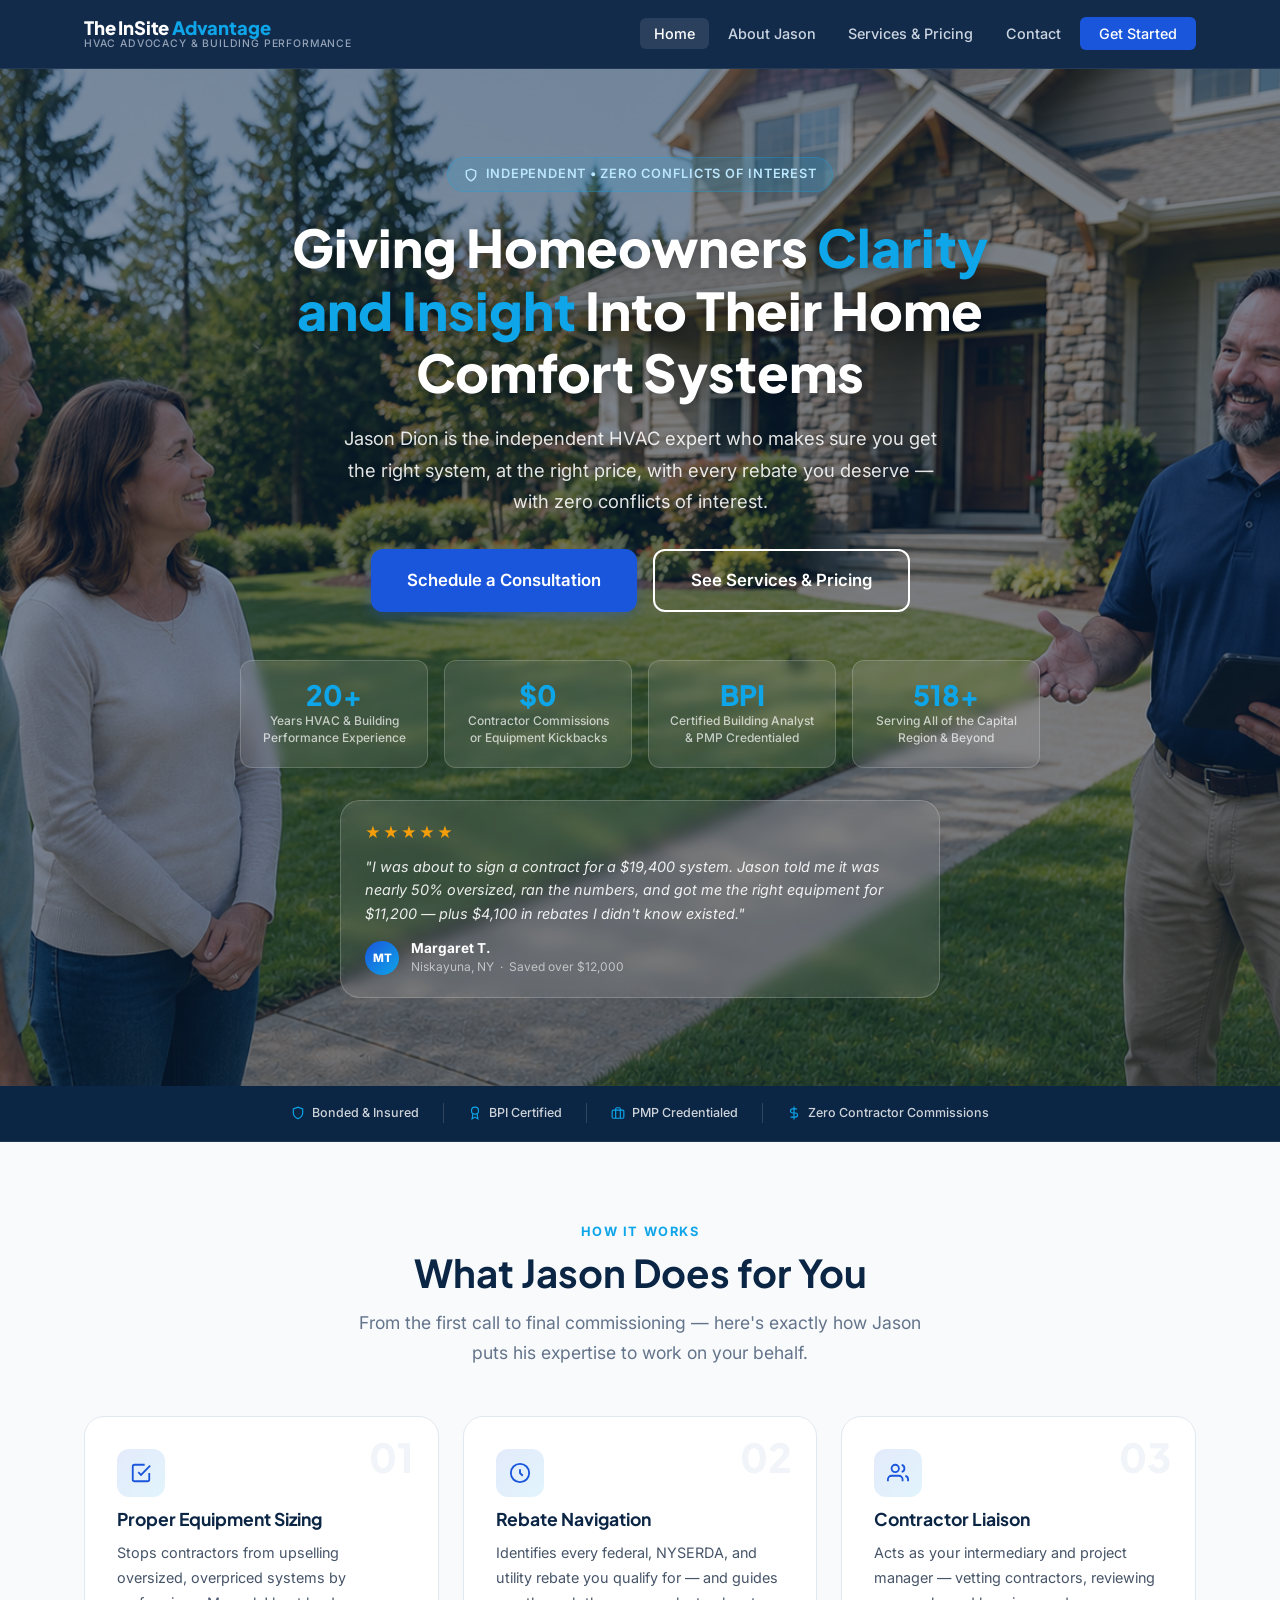
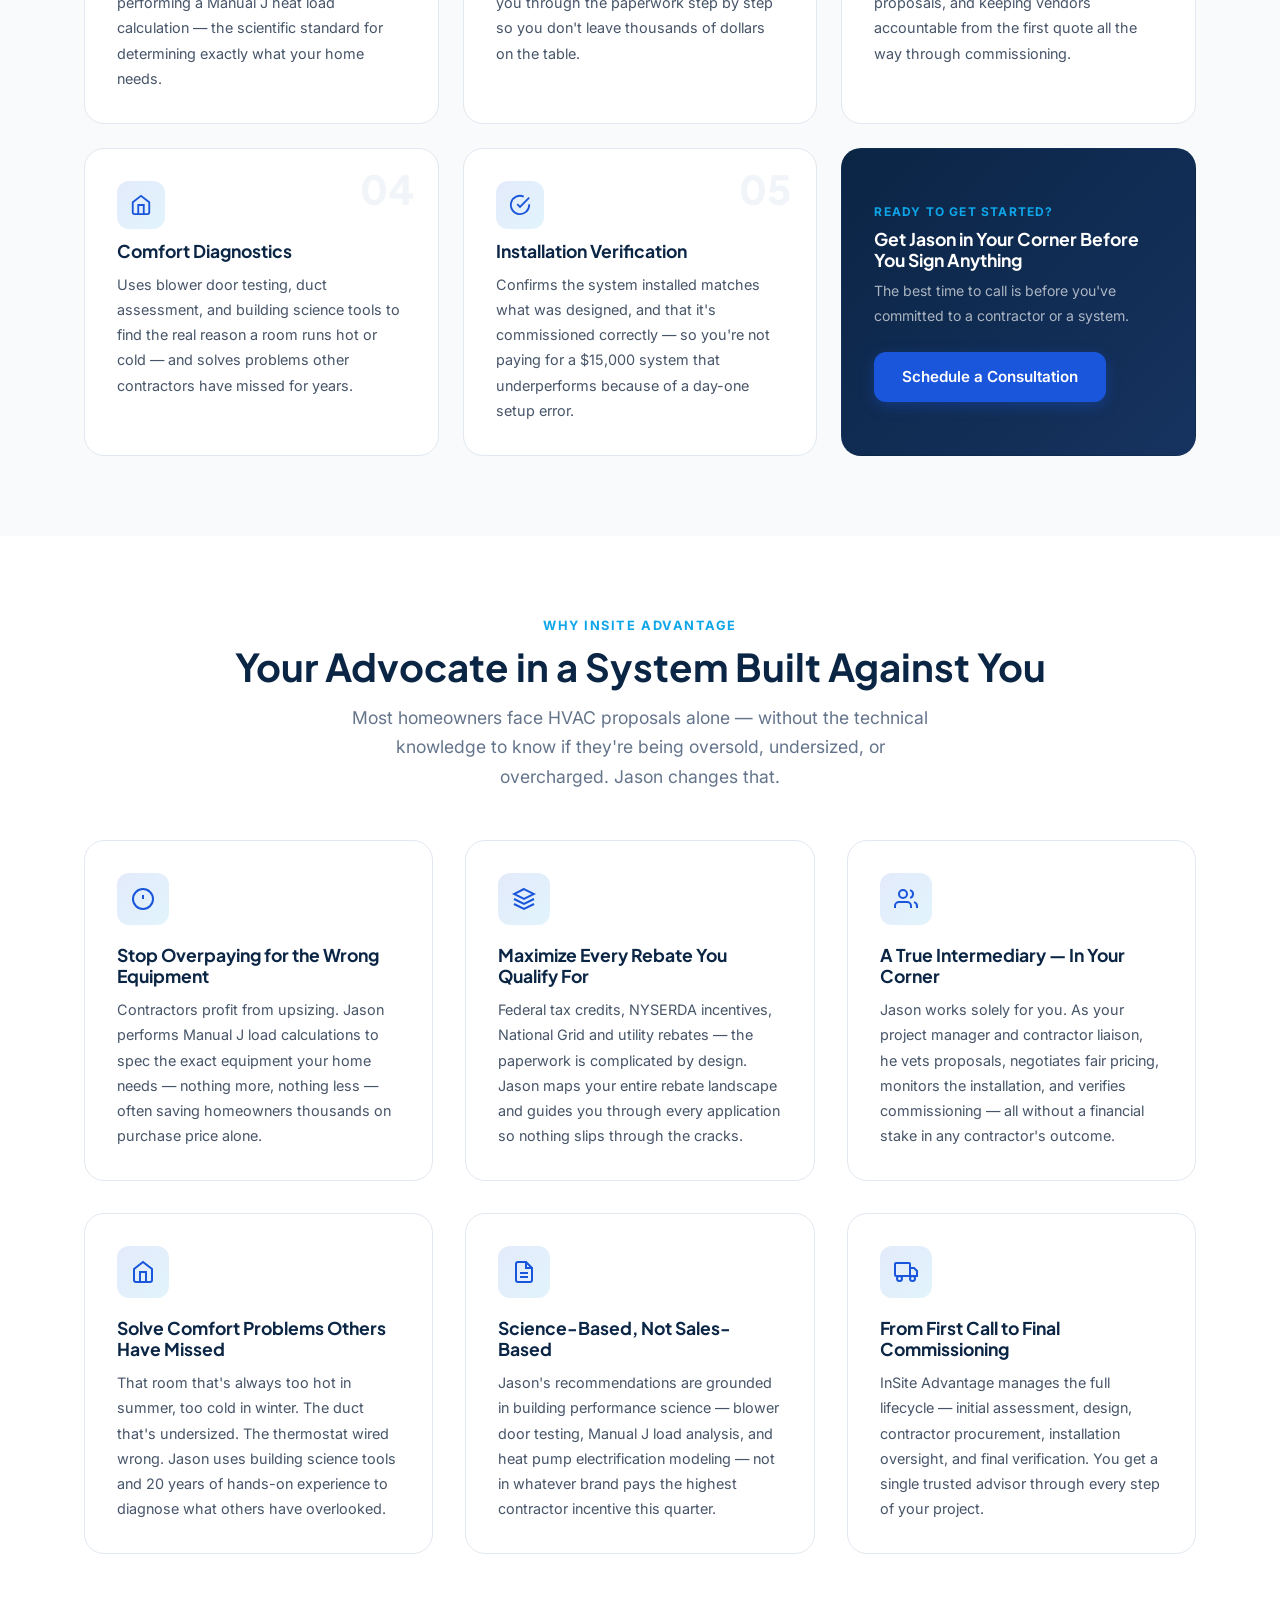
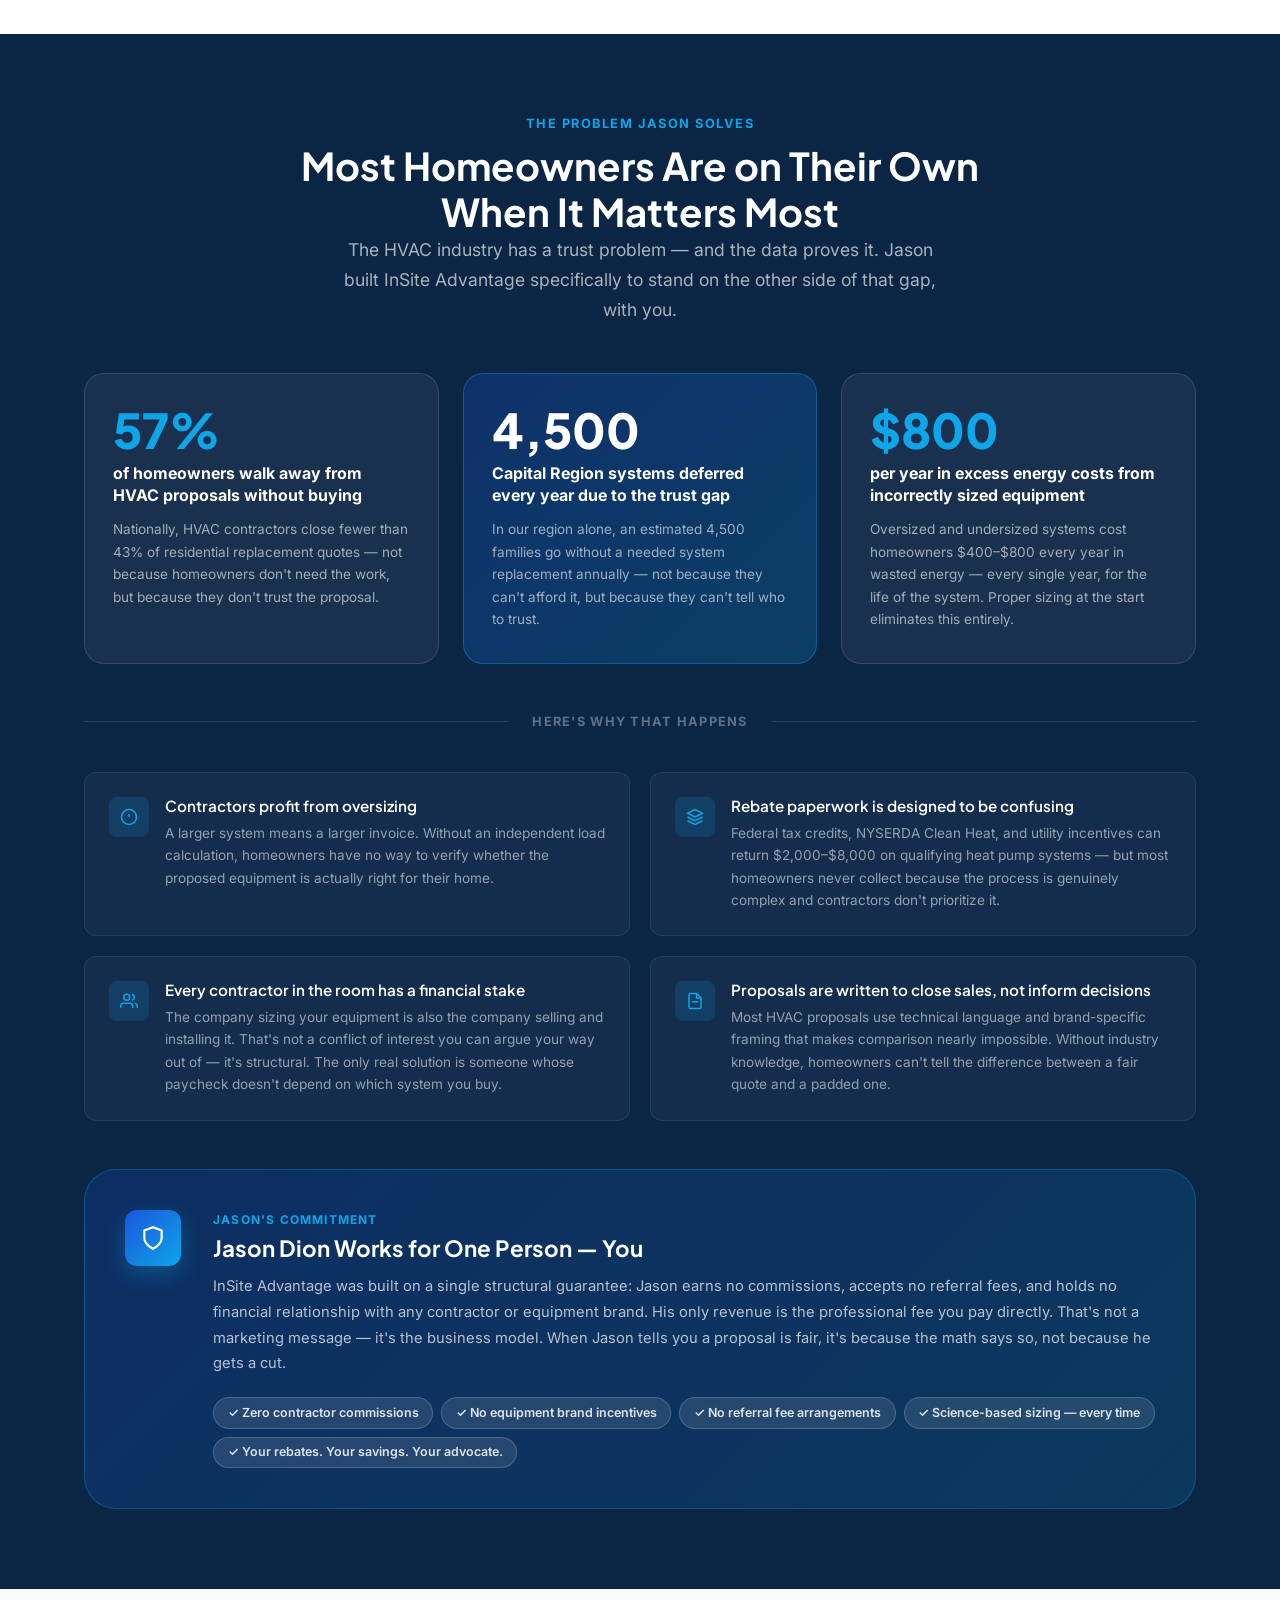
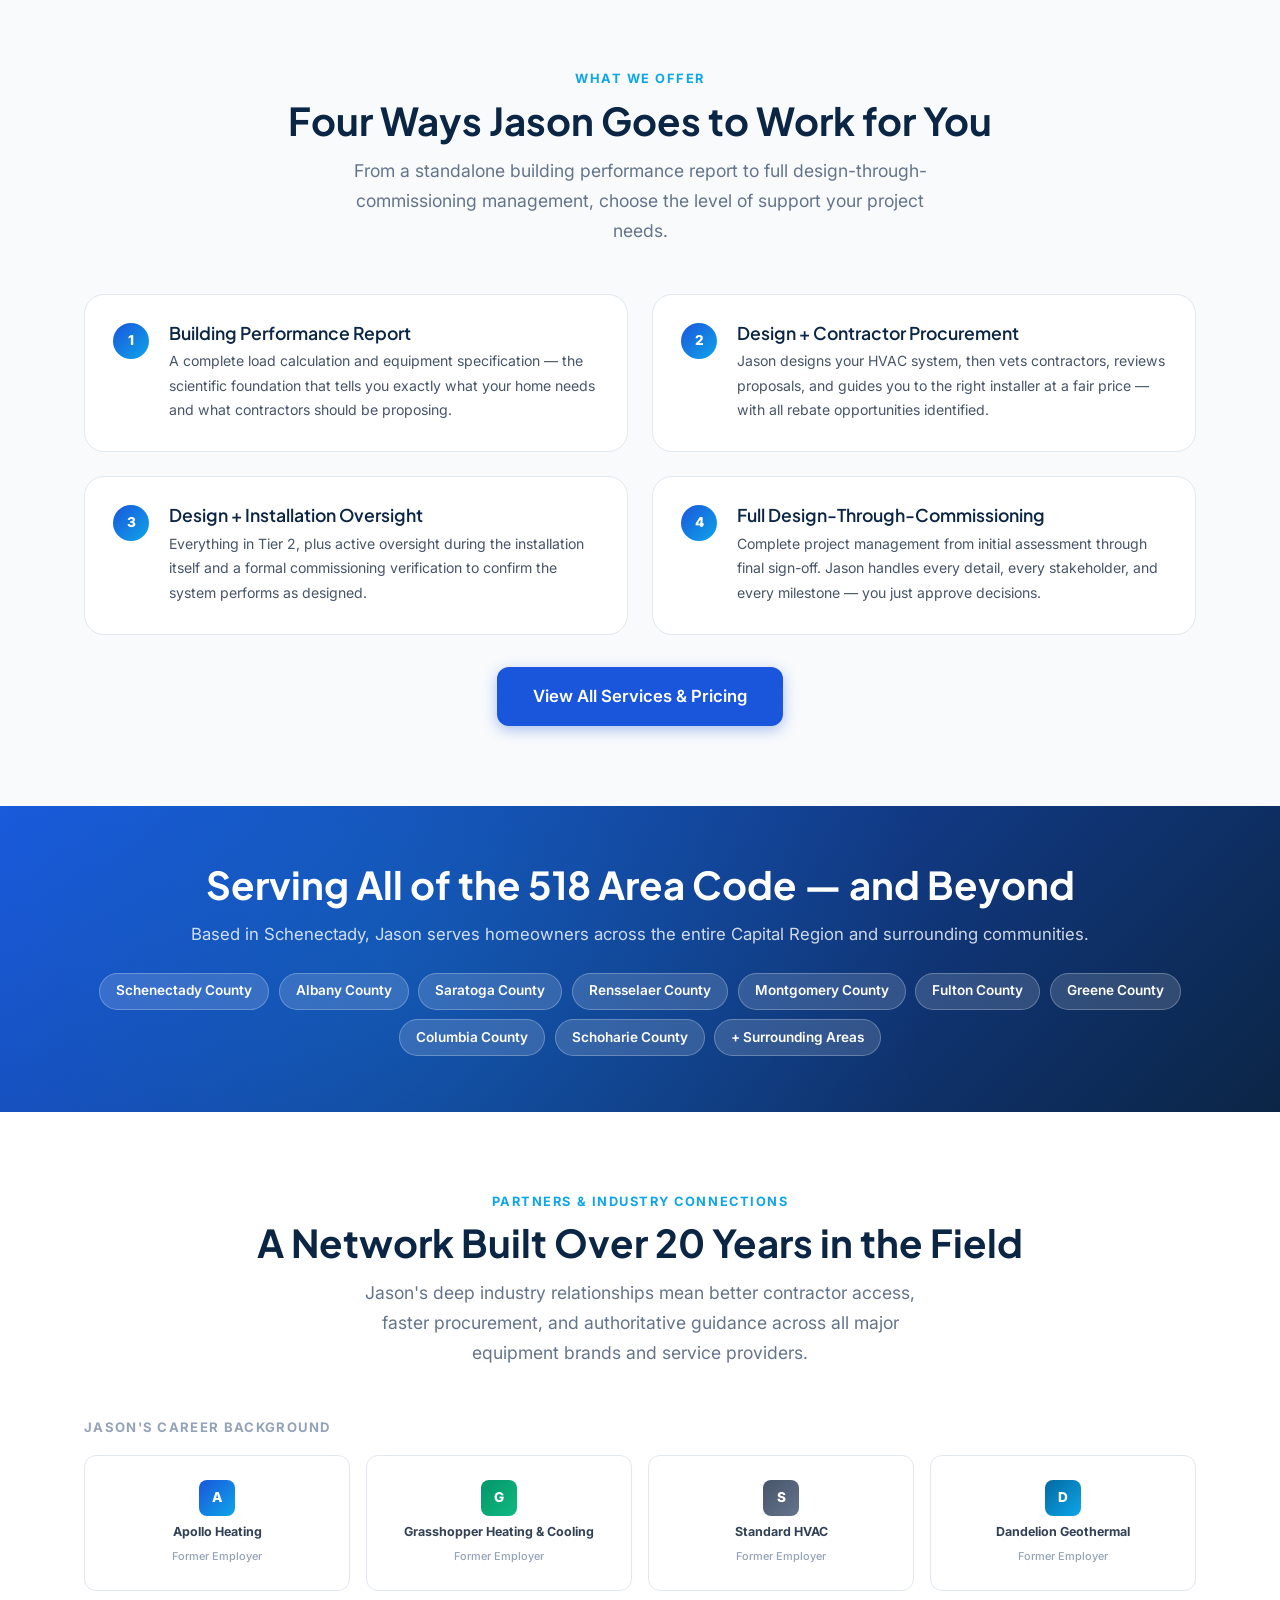
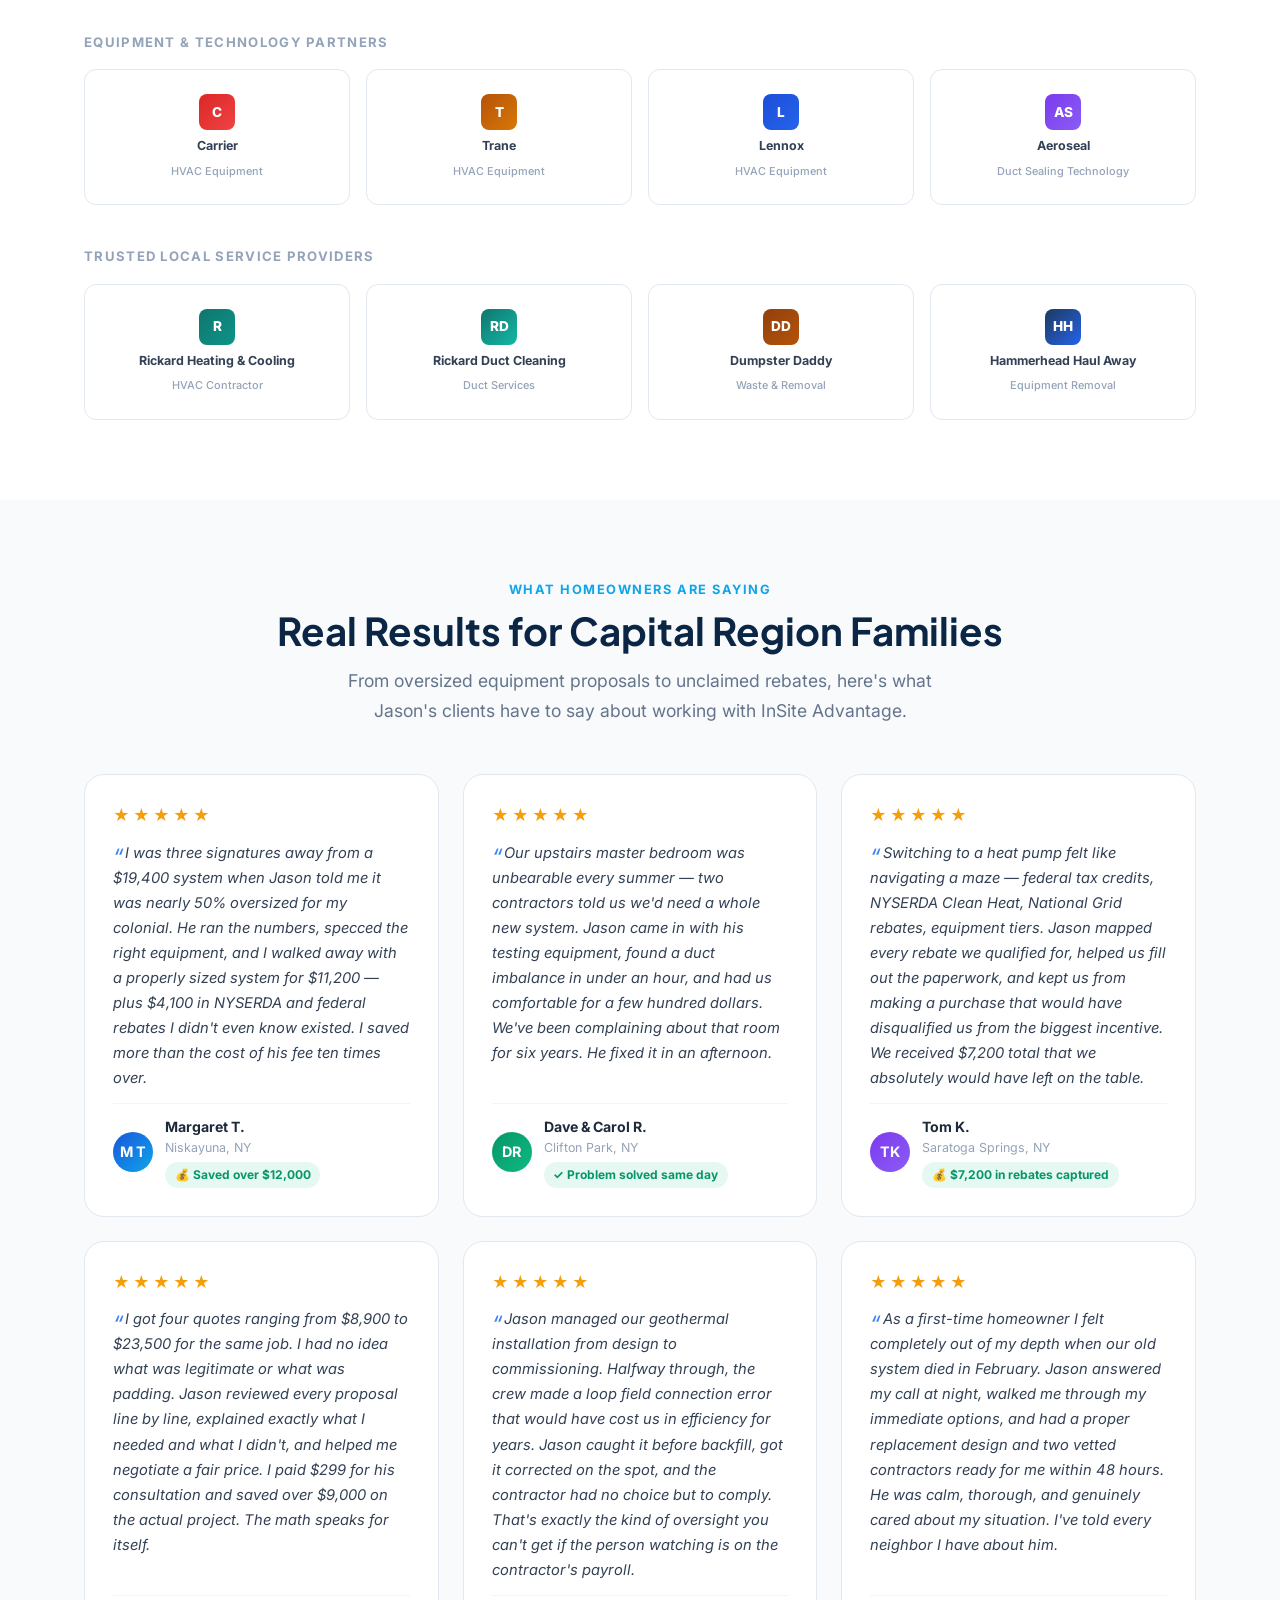
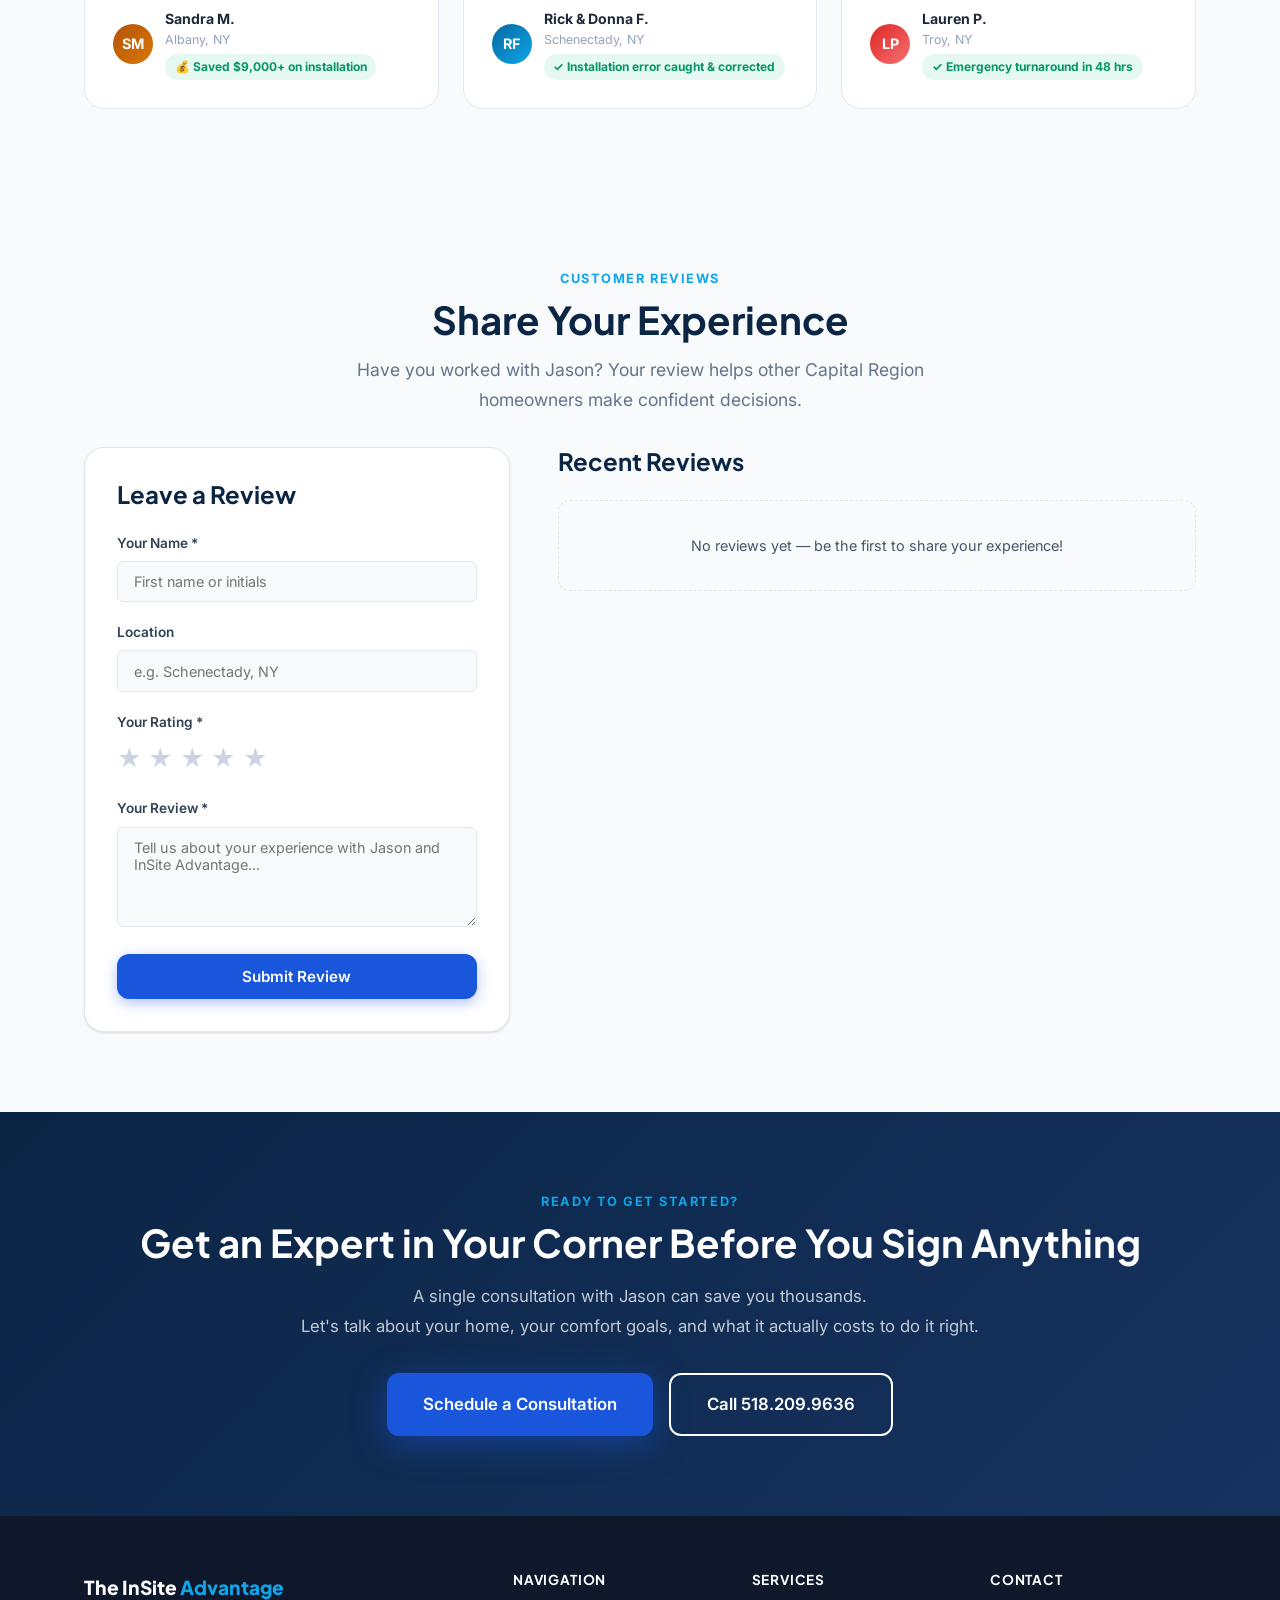
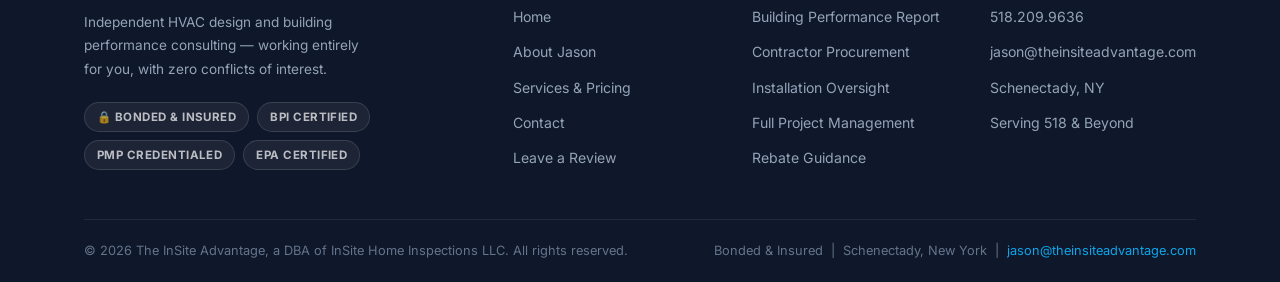
<file: index.html>
<!DOCTYPE html>
<html lang="en">
<head>
  <meta charset="UTF-8">
  <meta name="viewport" content="width=device-width, initial-scale=1.0">
  <title>The InSite Advantage | Independent HVAC Advocacy for Capital Region Homeowners</title>
  <meta name="description" content="Jason Dion brings 20+ years of HVAC expertise to your corner — independent equipment sizing, rebate guidance, and contractor oversight with zero conflicts of interest. Serving all of the 518 area and beyond.">
  <link rel="icon" type="image/svg+xml" href="favicon.svg">
  <link rel="stylesheet" href="css/style.css">
</head>
<body>

<!-- ===== NAV ===== -->
<nav class="nav">
  <div class="container">
    <div class="nav__inner">
      <a href="index.html" class="nav__logo">
        <span class="nav__logo-main">The InSite <span>Advantage</span></span>
        <span class="nav__logo-sub">HVAC Advocacy &amp; Building Performance</span>
      </a>
      <ul class="nav__links">
        <li><a href="index.html" class="active">Home</a></li>
        <li><a href="about.html">About Jason</a></li>
        <li><a href="services.html">Services &amp; Pricing</a></li>
        <li><a href="contact.html">Contact</a></li>
        <li><a href="contact.html" class="nav__cta">Get Started</a></li>
      </ul>
      <button class="nav__hamburger" aria-label="Menu">
        <span></span><span></span><span></span>
      </button>
    </div>
  </div>
</nav>

<!-- ===== HERO ===== -->
<section class="hero">
  <!-- Full-bleed background image, right side desktop / below content mobile -->
  <div class="hero__bg-image">
    <picture>
      <source media="(min-width: 769px)" srcset="images/hero-desktop.jpg">
      <img src="images/hero.jpg" alt="Jason Dion consulting with homeowners in front of their home">
    </picture>
  </div>
  <div class="container hero__container">
    <div class="hero__content">
      <div class="hero__badge">
        <svg viewBox="0 0 24 24" fill="none" stroke-width="2.5" style="width:14px;height:14px;stroke:currentColor"><path d="M12 22s8-4 8-10V5l-8-3-8 3v7c0 6 8 10 8 10z"/></svg>
        Independent • Zero Conflicts of Interest
      </div>
      <h1>Giving Homeowners <span>Clarity and Insight</span> Into Their Home Comfort Systems</h1>
      <p class="hero__sub">Jason Dion is the independent HVAC expert who makes sure you get the right system, at the right price, with every rebate you deserve — with zero conflicts of interest.</p>
      <div class="hero__actions">
        <a href="contact.html" class="btn btn-primary btn-lg">Schedule a Consultation</a>
        <a href="services.html" class="btn btn-outline btn-lg">See Services &amp; Pricing</a>
      </div>
      <div class="hero__stats">
        <div class="hero__stat">
          <div class="hero__stat-num">20+</div>
          <div class="hero__stat-label">Years HVAC &amp; Building Performance Experience</div>
        </div>
        <div class="hero__stat">
          <div class="hero__stat-num">$0</div>
          <div class="hero__stat-label">Contractor Commissions or Equipment Kickbacks</div>
        </div>
        <div class="hero__stat">
          <div class="hero__stat-num">BPI</div>
          <div class="hero__stat-label">Certified Building Analyst &amp; PMP Credentialed</div>
        </div>
        <div class="hero__stat">
          <div class="hero__stat-num">518+</div>
          <div class="hero__stat-label">Serving All of the Capital Region &amp; Beyond</div>
        </div>
      </div>
      <!-- Testimonial -->
      <div class="hero__testimonial">
        <div class="hero__testimonial-stars">★★★★★</div>
        <blockquote class="hero__testimonial-quote">"I was about to sign a contract for a $19,400 system. Jason told me it was nearly 50% oversized, ran the numbers, and got me the right equipment for $11,200 — plus $4,100 in rebates I didn't know existed."</blockquote>
        <div class="hero__testimonial-author">
          <div class="hero__testimonial-avatar">MT</div>
          <div>
            <div class="hero__testimonial-name">Margaret T.</div>
            <div class="hero__testimonial-loc">Niskayuna, NY &nbsp;·&nbsp; Saved over $12,000</div>
          </div>
        </div>
      </div>
    </div>
  </div>
</section>

<!-- ===== TRUST BAR ===== -->
<div class="trust-bar">
  <div class="container">
    <div class="trust-bar__inner">
      <div class="trust-item">
        <svg viewBox="0 0 24 24" fill="none" stroke-width="2"><path d="M12 22s8-4 8-10V5l-8-3-8 3v7c0 6 8 10 8 10z"/></svg>
        Bonded &amp; Insured
      </div>
      <div class="trust-divider"></div>
      <div class="trust-item">
        <svg viewBox="0 0 24 24" fill="none" stroke-width="2"><circle cx="12" cy="8" r="6"/><path d="M15.477 12.89L17 22l-5-3-5 3 1.523-9.11"/></svg>
        BPI Certified
      </div>
      <div class="trust-divider"></div>
      <div class="trust-item">
        <svg viewBox="0 0 24 24" fill="none" stroke-width="2"><rect x="2" y="7" width="20" height="14" rx="2"/><path d="M16 21V5a2 2 0 00-2-2h-4a2 2 0 00-2 2v16"/></svg>
        PMP Credentialed
      </div>
      <div class="trust-divider"></div>
      <div class="trust-item">
        <svg viewBox="0 0 24 24" fill="none" stroke-width="2"><line x1="12" y1="1" x2="12" y2="23"/><path d="M17 5H9.5a3.5 3.5 0 000 7h5a3.5 3.5 0 010 7H6"/></svg>
        Zero Contractor Commissions
      </div>
    </div>
  </div>
</div>

<!-- ===== WHAT JASON DOES ===== -->
<section class="section section--alt" id="how-it-works">
  <div class="container">
    <div class="section-header center">
      <span class="section-label">How It Works</span>
      <h2>What Jason Does for You</h2>
      <p class="section-subtitle">From the first call to final commissioning — here's exactly how Jason puts his expertise to work on your behalf.</p>
    </div>
    <div class="jason-does-grid">
      <div class="jason-does-card">
        <div class="jason-does-card__icon">
          <svg viewBox="0 0 24 24" fill="none" stroke-width="2"><path d="M9 11l3 3L22 4"/><path d="M21 12v7a2 2 0 01-2 2H5a2 2 0 01-2-2V5a2 2 0 012-2h11"/></svg>
        </div>
        <div class="jason-does-card__num">01</div>
        <h3>Proper Equipment Sizing</h3>
        <p>Stops contractors from upselling oversized, overpriced systems by performing a Manual J heat load calculation — the scientific standard for determining exactly what your home needs.</p>
      </div>
      <div class="jason-does-card">
        <div class="jason-does-card__icon">
          <svg viewBox="0 0 24 24" fill="none" stroke-width="2"><circle cx="12" cy="12" r="10"/><path d="M12 8v4l3 3"/></svg>
        </div>
        <div class="jason-does-card__num">02</div>
        <h3>Rebate Navigation</h3>
        <p>Identifies every federal, NYSERDA, and utility rebate you qualify for — and guides you through the paperwork step by step so you don't leave thousands of dollars on the table.</p>
      </div>
      <div class="jason-does-card">
        <div class="jason-does-card__icon">
          <svg viewBox="0 0 24 24" fill="none" stroke-width="2"><path d="M17 21v-2a4 4 0 00-4-4H5a4 4 0 00-4 4v2"/><circle cx="9" cy="7" r="4"/><path d="M23 21v-2a4 4 0 00-3-3.87"/><path d="M16 3.13a4 4 0 010 7.75"/></svg>
        </div>
        <div class="jason-does-card__num">03</div>
        <h3>Contractor Liaison</h3>
        <p>Acts as your intermediary and project manager — vetting contractors, reviewing proposals, and keeping vendors accountable from the first quote all the way through commissioning.</p>
      </div>
      <div class="jason-does-card">
        <div class="jason-does-card__icon">
          <svg viewBox="0 0 24 24" fill="none" stroke-width="2"><path d="M3 9l9-7 9 7v11a2 2 0 01-2 2H5a2 2 0 01-2-2z"/><polyline points="9 22 9 12 15 12 15 22"/></svg>
        </div>
        <div class="jason-does-card__num">04</div>
        <h3>Comfort Diagnostics</h3>
        <p>Uses blower door testing, duct assessment, and building science tools to find the real reason a room runs hot or cold — and solves problems other contractors have missed for years.</p>
      </div>
      <div class="jason-does-card">
        <div class="jason-does-card__icon">
          <svg viewBox="0 0 24 24" fill="none" stroke-width="2"><path d="M22 11.08V12a10 10 0 11-5.93-9.14"/><polyline points="22 4 12 14.01 9 11.01"/></svg>
        </div>
        <div class="jason-does-card__num">05</div>
        <h3>Installation Verification</h3>
        <p>Confirms the system installed matches what was designed, and that it's commissioned correctly — so you're not paying for a $15,000 system that underperforms because of a day-one setup error.</p>
      </div>
      <div class="jason-does-card jason-does-card--cta">
        <div class="jason-does-card__cta-inner">
          <div class="jason-does-card__cta-label">Ready to get started?</div>
          <h3>Get Jason in Your Corner Before You Sign Anything</h3>
          <p>The best time to call is before you've committed to a contractor or a system.</p>
          <a href="contact.html" class="btn btn-primary mt-3">Schedule a Consultation</a>
        </div>
      </div>
    </div>
  </div>
</section>

<!-- ===== WHY INSITE ===== -->
<section class="section">
  <div class="container">
    <div class="section-header center">
      <span class="section-label">Why InSite Advantage</span>
      <h2>Your Advocate in a System Built Against You</h2>
      <p class="section-subtitle">Most homeowners face HVAC proposals alone — without the technical knowledge to know if they're being oversold, undersized, or overcharged. Jason changes that.</p>
    </div>
    <div class="grid-3">
      <div class="why-card">
        <div class="why-card__icon">
          <svg viewBox="0 0 24 24" fill="none" stroke-width="2"><circle cx="12" cy="12" r="10"/><line x1="12" y1="8" x2="12" y2="12"/><line x1="12" y1="16" x2="12.01" y2="16"/></svg>
        </div>
        <h3>Stop Overpaying for the Wrong Equipment</h3>
        <p>Contractors profit from upsizing. Jason performs Manual J load calculations to spec the exact equipment your home needs — nothing more, nothing less — often saving homeowners thousands on purchase price alone.</p>
      </div>
      <div class="why-card">
        <div class="why-card__icon">
          <svg viewBox="0 0 24 24" fill="none" stroke-width="2"><path d="M12 2L2 7l10 5 10-5-10-5z"/><path d="M2 17l10 5 10-5"/><path d="M2 12l10 5 10-5"/></svg>
        </div>
        <h3>Maximize Every Rebate You Qualify For</h3>
        <p>Federal tax credits, NYSERDA incentives, National Grid and utility rebates — the paperwork is complicated by design. Jason maps your entire rebate landscape and guides you through every application so nothing slips through the cracks.</p>
      </div>
      <div class="why-card">
        <div class="why-card__icon">
          <svg viewBox="0 0 24 24" fill="none" stroke-width="2"><path d="M17 21v-2a4 4 0 00-4-4H5a4 4 0 00-4 4v2"/><circle cx="9" cy="7" r="4"/><path d="M23 21v-2a4 4 0 00-3-3.87"/><path d="M16 3.13a4 4 0 010 7.75"/></svg>
        </div>
        <h3>A True Intermediary — In Your Corner</h3>
        <p>Jason works solely for you. As your project manager and contractor liaison, he vets proposals, negotiates fair pricing, monitors the installation, and verifies commissioning — all without a financial stake in any contractor's outcome.</p>
      </div>
      <div class="why-card">
        <div class="why-card__icon">
          <svg viewBox="0 0 24 24" fill="none" stroke-width="2"><path d="M3 9l9-7 9 7v11a2 2 0 01-2 2H5a2 2 0 01-2-2z"/><polyline points="9 22 9 12 15 12 15 22"/></svg>
        </div>
        <h3>Solve Comfort Problems Others Have Missed</h3>
        <p>That room that's always too hot in summer, too cold in winter. The duct that's undersized. The thermostat wired wrong. Jason uses building science tools and 20 years of hands-on experience to diagnose what others have overlooked.</p>
      </div>
      <div class="why-card">
        <div class="why-card__icon">
          <svg viewBox="0 0 24 24" fill="none" stroke-width="2"><path d="M14 2H6a2 2 0 00-2 2v16a2 2 0 002 2h12a2 2 0 002-2V8z"/><polyline points="14 2 14 8 20 8"/><line x1="16" y1="13" x2="8" y2="13"/><line x1="16" y1="17" x2="8" y2="17"/></svg>
        </div>
        <h3>Science-Based, Not Sales-Based</h3>
        <p>Jason's recommendations are grounded in building performance science — blower door testing, Manual J load analysis, and heat pump electrification modeling — not in whatever brand pays the highest contractor incentive this quarter.</p>
      </div>
      <div class="why-card">
        <div class="why-card__icon">
          <svg viewBox="0 0 24 24" fill="none" stroke-width="2"><rect x="1" y="3" width="15" height="13" rx="1"/><path d="M16 8h4l3 3v5h-7V8z"/><circle cx="5.5" cy="18.5" r="2.5"/><circle cx="18.5" cy="18.5" r="2.5"/></svg>
        </div>
        <h3>From First Call to Final Commissioning</h3>
        <p>InSite Advantage manages the full lifecycle — initial assessment, design, contractor procurement, installation oversight, and final verification. You get a single trusted advisor through every step of your project.</p>
      </div>
    </div>
  </div>
</section>

<!-- ===== TRUST GAP ===== -->
<section class="section section--dark" id="trust-gap">
  <div class="container">
    <div class="section-header center">
      <span class="section-label" style="color:var(--teal)">The Problem Jason Solves</span>
      <h2 style="color:var(--white)">Most Homeowners Are on Their Own<br>When It Matters Most</h2>
      <p class="section-subtitle" style="color:rgba(255,255,255,.65);margin:0 auto;">The HVAC industry has a trust problem — and the data proves it. Jason built InSite Advantage specifically to stand on the other side of that gap, with you.</p>
    </div>

    <!-- Big Stats Row -->
    <div class="trust-stats-row">
      <div class="trust-stat-card">
        <div class="trust-stat-card__num">57%</div>
        <div class="trust-stat-card__label">of homeowners walk away from HVAC proposals without buying</div>
        <div class="trust-stat-card__sub">Nationally, HVAC contractors close fewer than 43% of residential replacement quotes — not because homeowners don't need the work, but because they don't trust the proposal.</div>
      </div>
      <div class="trust-stat-card trust-stat-card--accent">
        <div class="trust-stat-card__num">4,500</div>
        <div class="trust-stat-card__label">Capital Region systems deferred every year due to the trust gap</div>
        <div class="trust-stat-card__sub">In our region alone, an estimated 4,500 families go without a needed system replacement annually — not because they can't afford it, but because they can't tell who to trust.</div>
      </div>
      <div class="trust-stat-card">
        <div class="trust-stat-card__num">$800</div>
        <div class="trust-stat-card__label">per year in excess energy costs from incorrectly sized equipment</div>
        <div class="trust-stat-card__sub">Oversized and undersized systems cost homeowners $400–$800 every year in wasted energy — every single year, for the life of the system. Proper sizing at the start eliminates this entirely.</div>
      </div>
    </div>

    <!-- Divider with statement -->
    <div class="trust-divider-statement">
      <div class="trust-divider-line"></div>
      <span>Here's why that happens</span>
      <div class="trust-divider-line"></div>
    </div>

    <!-- Why it happens grid -->
    <div class="trust-reasons">
      <div class="trust-reason">
        <div class="trust-reason__icon">
          <svg viewBox="0 0 24 24" fill="none" stroke-width="2" stroke="currentColor"><circle cx="12" cy="12" r="10"/><line x1="12" y1="8" x2="12" y2="12"/><line x1="12" y1="16" x2="12.01" y2="16"/></svg>
        </div>
        <div>
          <h4>Contractors profit from oversizing</h4>
          <p>A larger system means a larger invoice. Without an independent load calculation, homeowners have no way to verify whether the proposed equipment is actually right for their home.</p>
        </div>
      </div>
      <div class="trust-reason">
        <div class="trust-reason__icon">
          <svg viewBox="0 0 24 24" fill="none" stroke-width="2" stroke="currentColor"><path d="M12 2L2 7l10 5 10-5-10-5z"/><path d="M2 17l10 5 10-5"/><path d="M2 12l10 5 10-5"/></svg>
        </div>
        <div>
          <h4>Rebate paperwork is designed to be confusing</h4>
          <p>Federal tax credits, NYSERDA Clean Heat, and utility incentives can return $2,000–$8,000 on qualifying heat pump systems — but most homeowners never collect because the process is genuinely complex and contractors don't prioritize it.</p>
        </div>
      </div>
      <div class="trust-reason">
        <div class="trust-reason__icon">
          <svg viewBox="0 0 24 24" fill="none" stroke-width="2" stroke="currentColor"><path d="M17 21v-2a4 4 0 00-4-4H5a4 4 0 00-4 4v2"/><circle cx="9" cy="7" r="4"/><path d="M23 21v-2a4 4 0 00-3-3.87"/><path d="M16 3.13a4 4 0 010 7.75"/></svg>
        </div>
        <div>
          <h4>Every contractor in the room has a financial stake</h4>
          <p>The company sizing your equipment is also the company selling and installing it. That's not a conflict of interest you can argue your way out of — it's structural. The only real solution is someone whose paycheck doesn't depend on which system you buy.</p>
        </div>
      </div>
      <div class="trust-reason">
        <div class="trust-reason__icon">
          <svg viewBox="0 0 24 24" fill="none" stroke-width="2" stroke="currentColor"><path d="M14 2H6a2 2 0 00-2 2v16a2 2 0 002 2h12a2 2 0 002-2V8z"/><polyline points="14 2 14 8 20 8"/><line x1="16" y1="13" x2="8" y2="13"/></svg>
        </div>
        <div>
          <h4>Proposals are written to close sales, not inform decisions</h4>
          <p>Most HVAC proposals use technical language and brand-specific framing that makes comparison nearly impossible. Without industry knowledge, homeowners can't tell the difference between a fair quote and a padded one.</p>
        </div>
      </div>
    </div>

    <!-- Jason's position statement -->
    <div class="trust-position">
      <div class="trust-position__inner">
        <div class="trust-position__icon">
          <svg viewBox="0 0 24 24" fill="none" stroke-width="2" stroke="white"><path d="M12 22s8-4 8-10V5l-8-3-8 3v7c0 6 8 10 8 10z"/></svg>
        </div>
        <div class="trust-position__content">
          <div class="trust-position__label">Jason's Commitment</div>
          <h3 class="trust-position__headline">Jason Dion Works for One Person — You</h3>
          <p class="trust-position__text">InSite Advantage was built on a single structural guarantee: Jason earns no commissions, accepts no referral fees, and holds no financial relationship with any contractor or equipment brand. His only revenue is the professional fee you pay directly. That's not a marketing message — it's the business model. When Jason tells you a proposal is fair, it's because the math says so, not because he gets a cut.</p>
          <div class="trust-position__chips">
            <span class="trust-chip">✓ Zero contractor commissions</span>
            <span class="trust-chip">✓ No equipment brand incentives</span>
            <span class="trust-chip">✓ No referral fee arrangements</span>
            <span class="trust-chip">✓ Science-based sizing — every time</span>
            <span class="trust-chip">✓ Your rebates. Your savings. Your advocate.</span>
          </div>
        </div>
      </div>
    </div>

  </div>
</section>

<!-- ===== SERVICES OVERVIEW ===== -->
<section class="section section--alt">
  <div class="container">
    <div class="section-header center">
      <span class="section-label">What We Offer</span>
      <h2>Four Ways Jason Goes to Work for You</h2>
      <p class="section-subtitle">From a standalone building performance report to full design-through-commissioning management, choose the level of support your project needs.</p>
    </div>
    <div class="services-grid">
      <div class="service-card">
        <div class="service-card__num">1</div>
        <div>
          <h4>Building Performance Report</h4>
          <p>A complete load calculation and equipment specification — the scientific foundation that tells you exactly what your home needs and what contractors should be proposing.</p>
        </div>
      </div>
      <div class="service-card">
        <div class="service-card__num">2</div>
        <div>
          <h4>Design + Contractor Procurement</h4>
          <p>Jason designs your HVAC system, then vets contractors, reviews proposals, and guides you to the right installer at a fair price — with all rebate opportunities identified.</p>
        </div>
      </div>
      <div class="service-card">
        <div class="service-card__num">3</div>
        <div>
          <h4>Design + Installation Oversight</h4>
          <p>Everything in Tier 2, plus active oversight during the installation itself and a formal commissioning verification to confirm the system performs as designed.</p>
        </div>
      </div>
      <div class="service-card">
        <div class="service-card__num">4</div>
        <div>
          <h4>Full Design-Through-Commissioning</h4>
          <p>Complete project management from initial assessment through final sign-off. Jason handles every detail, every stakeholder, and every milestone — you just approve decisions.</p>
        </div>
      </div>
    </div>
    <div class="text-center mt-4">
      <a href="services.html" class="btn btn-primary btn-lg">View All Services &amp; Pricing</a>
    </div>
  </div>
</section>

<!-- ===== SERVICE AREA ===== -->
<section class="area-banner">
  <div class="container">
    <h2>Serving All of the 518 Area Code — and Beyond</h2>
    <p>Based in Schenectady, Jason serves homeowners across the entire Capital Region and surrounding communities.</p>
    <div class="area-tags">
      <span class="area-tag">Schenectady County</span>
      <span class="area-tag">Albany County</span>
      <span class="area-tag">Saratoga County</span>
      <span class="area-tag">Rensselaer County</span>
      <span class="area-tag">Montgomery County</span>
      <span class="area-tag">Fulton County</span>
      <span class="area-tag">Greene County</span>
      <span class="area-tag">Columbia County</span>
      <span class="area-tag">Schoharie County</span>
      <span class="area-tag">+ Surrounding Areas</span>
    </div>
  </div>
</section>

<!-- ===== PARTNERS ===== -->
<section class="section">
  <div class="container">
    <div class="section-header center">
      <span class="section-label">Partners &amp; Industry Connections</span>
      <h2>A Network Built Over 20 Years in the Field</h2>
      <p class="section-subtitle">Jason's deep industry relationships mean better contractor access, faster procurement, and authoritative guidance across all major equipment brands and service providers.</p>
    </div>

    <p class="partner-section-label">Jason's Career Background</p>
    <div class="partners-grid" style="grid-template-columns: repeat(4,1fr); margin-bottom: 2rem;">
      <div class="partner-badge">
        <div class="partner-badge__icon" style="background:linear-gradient(135deg,#1A56DB,#0EA5E9)">A</div>
        <div class="partner-badge__name">Apollo Heating</div>
        <div class="partner-badge__type">Former Employer</div>
      </div>
      <div class="partner-badge">
        <div class="partner-badge__icon" style="background:linear-gradient(135deg,#059669,#10B981)">G</div>
        <div class="partner-badge__name">Grasshopper Heating &amp; Cooling</div>
        <div class="partner-badge__type">Former Employer</div>
      </div>
      <div class="partner-badge">
        <div class="partner-badge__icon" style="background:linear-gradient(135deg,#475569,#64748B)">S</div>
        <div class="partner-badge__name">Standard HVAC</div>
        <div class="partner-badge__type">Former Employer</div>
      </div>
      <div class="partner-badge">
        <div class="partner-badge__icon" style="background:linear-gradient(135deg,#0369A1,#0EA5E9)">D</div>
        <div class="partner-badge__name">Dandelion Geothermal</div>
        <div class="partner-badge__type">Former Employer</div>
      </div>
    </div>

    <p class="partner-section-label">Equipment &amp; Technology Partners</p>
    <div class="partners-grid" style="margin-bottom: 2rem;">
      <div class="partner-badge">
        <div class="partner-badge__icon" style="background:linear-gradient(135deg,#DC2626,#EF4444)">C</div>
        <div class="partner-badge__name">Carrier</div>
        <div class="partner-badge__type">HVAC Equipment</div>
      </div>
      <div class="partner-badge">
        <div class="partner-badge__icon" style="background:linear-gradient(135deg,#B45309,#D97706)">T</div>
        <div class="partner-badge__name">Trane</div>
        <div class="partner-badge__type">HVAC Equipment</div>
      </div>
      <div class="partner-badge">
        <div class="partner-badge__icon" style="background:linear-gradient(135deg,#1D4ED8,#2563EB)">L</div>
        <div class="partner-badge__name">Lennox</div>
        <div class="partner-badge__type">HVAC Equipment</div>
      </div>
      <div class="partner-badge">
        <div class="partner-badge__icon" style="background:linear-gradient(135deg,#7C3AED,#8B5CF6)">AS</div>
        <div class="partner-badge__name">Aeroseal</div>
        <div class="partner-badge__type">Duct Sealing Technology</div>
      </div>
    </div>

    <p class="partner-section-label">Trusted Local Service Providers</p>
    <div class="partners-grid" style="grid-template-columns:repeat(4,1fr);">
      <div class="partner-badge">
        <div class="partner-badge__icon" style="background:linear-gradient(135deg,#0F766E,#0D9488)">R</div>
        <div class="partner-badge__name">Rickard Heating &amp; Cooling</div>
        <div class="partner-badge__type">HVAC Contractor</div>
      </div>
      <div class="partner-badge">
        <div class="partner-badge__icon" style="background:linear-gradient(135deg,#0F766E,#14B8A6)">RD</div>
        <div class="partner-badge__name">Rickard Duct Cleaning</div>
        <div class="partner-badge__type">Duct Services</div>
      </div>
      <div class="partner-badge">
        <div class="partner-badge__icon" style="background:linear-gradient(135deg,#92400E,#B45309)">DD</div>
        <div class="partner-badge__name">Dumpster Daddy</div>
        <div class="partner-badge__type">Waste &amp; Removal</div>
      </div>
      <div class="partner-badge">
        <div class="partner-badge__icon" style="background:linear-gradient(135deg,#1E3A5F,#2563EB)">HH</div>
        <div class="partner-badge__name">Hammerhead Haul Away</div>
        <div class="partner-badge__type">Equipment Removal</div>
      </div>
    </div>
  </div>
</section>

<!-- ===== TESTIMONIALS ===== -->
<section class="section section--alt" id="testimonials">
  <div class="container">
    <div class="section-header center">
      <span class="section-label">What Homeowners Are Saying</span>
      <h2>Real Results for Capital Region Families</h2>
      <p class="section-subtitle">From oversized equipment proposals to unclaimed rebates, here's what Jason's clients have to say about working with InSite Advantage.</p>
    </div>
    <div class="testimonials-grid">

      <div class="testimonial-card">
        <div class="testimonial-stars"><span>★</span><span>★</span><span>★</span><span>★</span><span>★</span></div>
        <blockquote>I was three signatures away from a $19,400 system when Jason told me it was nearly 50% oversized for my colonial. He ran the numbers, specced the right equipment, and I walked away with a properly sized system for $11,200 — plus $4,100 in NYSERDA and federal rebates I didn't even know existed. I saved more than the cost of his fee ten times over.</blockquote>
        <div class="testimonial-author">
          <div class="testimonial-avatar" style="background:linear-gradient(135deg,#1A56DB,#0EA5E9)">M T</div>
          <div>
            <div class="testimonial-name">Margaret T.</div>
            <div class="testimonial-location">Niskayuna, NY</div>
            <div class="testimonial-savings">💰 Saved over $12,000</div>
          </div>
        </div>
      </div>

      <div class="testimonial-card">
        <div class="testimonial-stars"><span>★</span><span>★</span><span>★</span><span>★</span><span>★</span></div>
        <blockquote>Our upstairs master bedroom was unbearable every summer — two contractors told us we'd need a whole new system. Jason came in with his testing equipment, found a duct imbalance in under an hour, and had us comfortable for a few hundred dollars. We've been complaining about that room for six years. He fixed it in an afternoon.</blockquote>
        <div class="testimonial-author">
          <div class="testimonial-avatar" style="background:linear-gradient(135deg,#059669,#10B981)">DR</div>
          <div>
            <div class="testimonial-name">Dave &amp; Carol R.</div>
            <div class="testimonial-location">Clifton Park, NY</div>
            <div class="testimonial-savings">✓ Problem solved same day</div>
          </div>
        </div>
      </div>

      <div class="testimonial-card">
        <div class="testimonial-stars"><span>★</span><span>★</span><span>★</span><span>★</span><span>★</span></div>
        <blockquote>Switching to a heat pump felt like navigating a maze — federal tax credits, NYSERDA Clean Heat, National Grid rebates, equipment tiers. Jason mapped every rebate we qualified for, helped us fill out the paperwork, and kept us from making a purchase that would have disqualified us from the biggest incentive. We received $7,200 total that we absolutely would have left on the table.</blockquote>
        <div class="testimonial-author">
          <div class="testimonial-avatar" style="background:linear-gradient(135deg,#7C3AED,#8B5CF6)">TK</div>
          <div>
            <div class="testimonial-name">Tom K.</div>
            <div class="testimonial-location">Saratoga Springs, NY</div>
            <div class="testimonial-savings">💰 $7,200 in rebates captured</div>
          </div>
        </div>
      </div>

      <div class="testimonial-card">
        <div class="testimonial-stars"><span>★</span><span>★</span><span>★</span><span>★</span><span>★</span></div>
        <blockquote>I got four quotes ranging from $8,900 to $23,500 for the same job. I had no idea what was legitimate or what was padding. Jason reviewed every proposal line by line, explained exactly what I needed and what I didn't, and helped me negotiate a fair price. I paid $299 for his consultation and saved over $9,000 on the actual project. The math speaks for itself.</blockquote>
        <div class="testimonial-author">
          <div class="testimonial-avatar" style="background:linear-gradient(135deg,#B45309,#D97706)">SM</div>
          <div>
            <div class="testimonial-name">Sandra M.</div>
            <div class="testimonial-location">Albany, NY</div>
            <div class="testimonial-savings">💰 Saved $9,000+ on installation</div>
          </div>
        </div>
      </div>

      <div class="testimonial-card">
        <div class="testimonial-stars"><span>★</span><span>★</span><span>★</span><span>★</span><span>★</span></div>
        <blockquote>Jason managed our geothermal installation from design to commissioning. Halfway through, the crew made a loop field connection error that would have cost us in efficiency for years. Jason caught it before backfill, got it corrected on the spot, and the contractor had no choice but to comply. That's exactly the kind of oversight you can't get if the person watching is on the contractor's payroll.</blockquote>
        <div class="testimonial-author">
          <div class="testimonial-avatar" style="background:linear-gradient(135deg,#0369A1,#0EA5E9)">RF</div>
          <div>
            <div class="testimonial-name">Rick &amp; Donna F.</div>
            <div class="testimonial-location">Schenectady, NY</div>
            <div class="testimonial-savings">✓ Installation error caught &amp; corrected</div>
          </div>
        </div>
      </div>

      <div class="testimonial-card">
        <div class="testimonial-stars"><span>★</span><span>★</span><span>★</span><span>★</span><span>★</span></div>
        <blockquote>As a first-time homeowner I felt completely out of my depth when our old system died in February. Jason answered my call at night, walked me through my immediate options, and had a proper replacement design and two vetted contractors ready for me within 48 hours. He was calm, thorough, and genuinely cared about my situation. I've told every neighbor I have about him.</blockquote>
        <div class="testimonial-author">
          <div class="testimonial-avatar" style="background:linear-gradient(135deg,#DC2626,#F87171)">LP</div>
          <div>
            <div class="testimonial-name">Lauren P.</div>
            <div class="testimonial-location">Troy, NY</div>
            <div class="testimonial-savings">✓ Emergency turnaround in 48 hrs</div>
          </div>
        </div>
      </div>

    </div>
  </div>
</section>

<!-- ===== REVIEWS ===== -->
<section class="section reviews-section" id="reviews">
  <div class="container">
    <div class="section-header center mb-4">
      <span class="section-label">Customer Reviews</span>
      <h2>Share Your Experience</h2>
      <p class="section-subtitle">Have you worked with Jason? Your review helps other Capital Region homeowners make confident decisions.</p>
    </div>
    <div class="reviews-layout">
      <div>
        <div class="review-form-card">
          <h3>Leave a Review</h3>
          <form id="reviewForm">
            <div class="form-group">
              <label for="reviewName">Your Name *</label>
              <input type="text" id="reviewName" placeholder="First name or initials" required>
            </div>
            <div class="form-group">
              <label for="reviewLocation">Location</label>
              <input type="text" id="reviewLocation" placeholder="e.g. Schenectady, NY">
            </div>
            <div class="form-group">
              <label>Your Rating *</label>
              <div class="star-select" id="starRating" data-value="0">
                <span>★</span><span>★</span><span>★</span><span>★</span><span>★</span>
              </div>
            </div>
            <div class="form-group">
              <label for="reviewText">Your Review *</label>
              <textarea id="reviewText" placeholder="Tell us about your experience with Jason and InSite Advantage..." required></textarea>
            </div>
            <button type="submit" class="btn btn-primary" style="width:100%;justify-content:center;">Submit Review</button>
          </form>
          <div id="reviewSuccess" style="display:none;margin-top:1rem;padding:1rem;background:rgba(16,185,129,.08);border:1px solid rgba(16,185,129,.25);border-radius:8px;text-align:center;">
            <p style="color:#059669;font-weight:600;margin:0;">Thank you! Your review has been posted.</p>
          </div>
        </div>
      </div>
      <div>
        <h3 style="margin-bottom:1.5rem;">Recent Reviews</h3>
        <div id="reviewsFeed"></div>
      </div>
    </div>
  </div>
</section>

<!-- ===== CTA ===== -->
<section class="cta-section">
  <div class="container">
    <span class="section-label" style="color:var(--teal);">Ready to Get Started?</span>
    <h2>Get an Expert in Your Corner Before You Sign Anything</h2>
    <p>A single consultation with Jason can save you thousands.<br>Let's talk about your home, your comfort goals, and what it actually costs to do it right.</p>
    <div style="display:flex;gap:1rem;justify-content:center;flex-wrap:wrap;">
      <a href="contact.html" class="btn btn-primary btn-lg">Schedule a Consultation</a>
      <a href="tel:5182099636" class="btn btn-outline btn-lg">Call 518.209.9636</a>
    </div>
  </div>
</section>

<!-- ===== FOOTER ===== -->
<footer class="footer">
  <div class="container">
    <div class="footer__grid">
      <div>
        <div class="footer__brand-name">The InSite <span>Advantage</span></div>
        <p class="footer__tagline">Independent HVAC design and building performance consulting — working entirely for you, with zero conflicts of interest.</p>
        <div class="footer__badges">
          <span class="footer__badge">🔒 Bonded &amp; Insured</span>
          <span class="footer__badge">BPI Certified</span>
          <span class="footer__badge">PMP Credentialed</span>
          <span class="footer__badge">EPA Certified</span>
        </div>
      </div>
      <div class="footer__col">
        <h4>Navigation</h4>
        <ul>
          <li><a href="index.html">Home</a></li>
          <li><a href="about.html">About Jason</a></li>
          <li><a href="services.html">Services &amp; Pricing</a></li>
          <li><a href="contact.html">Contact</a></li>
          <li><a href="#reviews">Leave a Review</a></li>
        </ul>
      </div>
      <div class="footer__col">
        <h4>Services</h4>
        <ul>
          <li><a href="services.html">Building Performance Report</a></li>
          <li><a href="services.html">Contractor Procurement</a></li>
          <li><a href="services.html">Installation Oversight</a></li>
          <li><a href="services.html">Full Project Management</a></li>
          <li><a href="services.html">Rebate Guidance</a></li>
        </ul>
      </div>
      <div class="footer__col">
        <h4>Contact</h4>
        <ul>
          <li><a href="tel:5182099636">518.209.9636</a></li>
          <li><a href="mailto:jason@theinsiteadvantage.com">jason@theinsiteadvantage.com</a></li>
          <li><a href="about.html">Schenectady, NY</a></li>
          <li><a href="contact.html">Serving 518 &amp; Beyond</a></li>
        </ul>
      </div>
    </div>
    <div class="footer__bottom">
      <p>&copy; 2026 The InSite Advantage, a DBA of InSite Home Inspections LLC. All rights reserved.</p>
      <p>Bonded &amp; Insured &nbsp;|&nbsp; Schenectady, New York &nbsp;|&nbsp; <a href="mailto:jason@theinsiteadvantage.com">jason@theinsiteadvantage.com</a></p>
    </div>
  </div>
</footer>

<script src="js/main.js"></script>
</body>
</html>
</file>
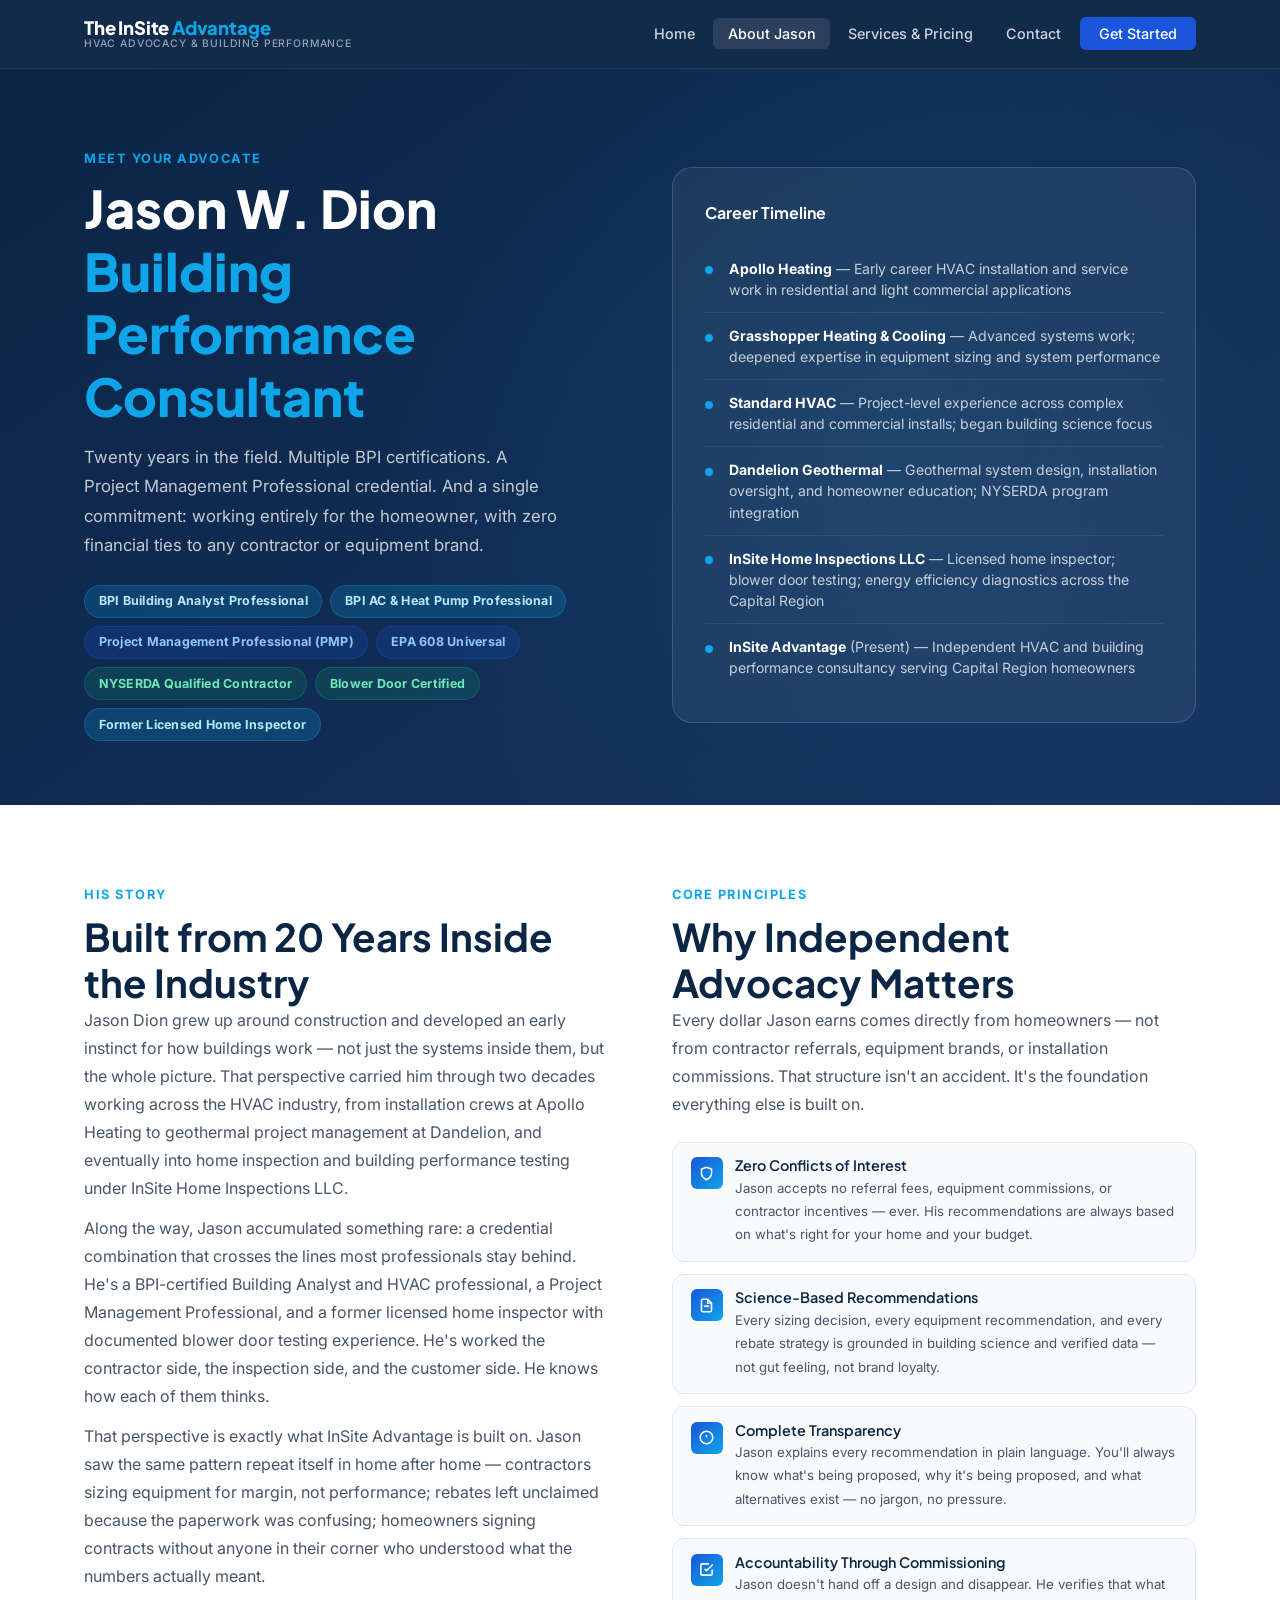
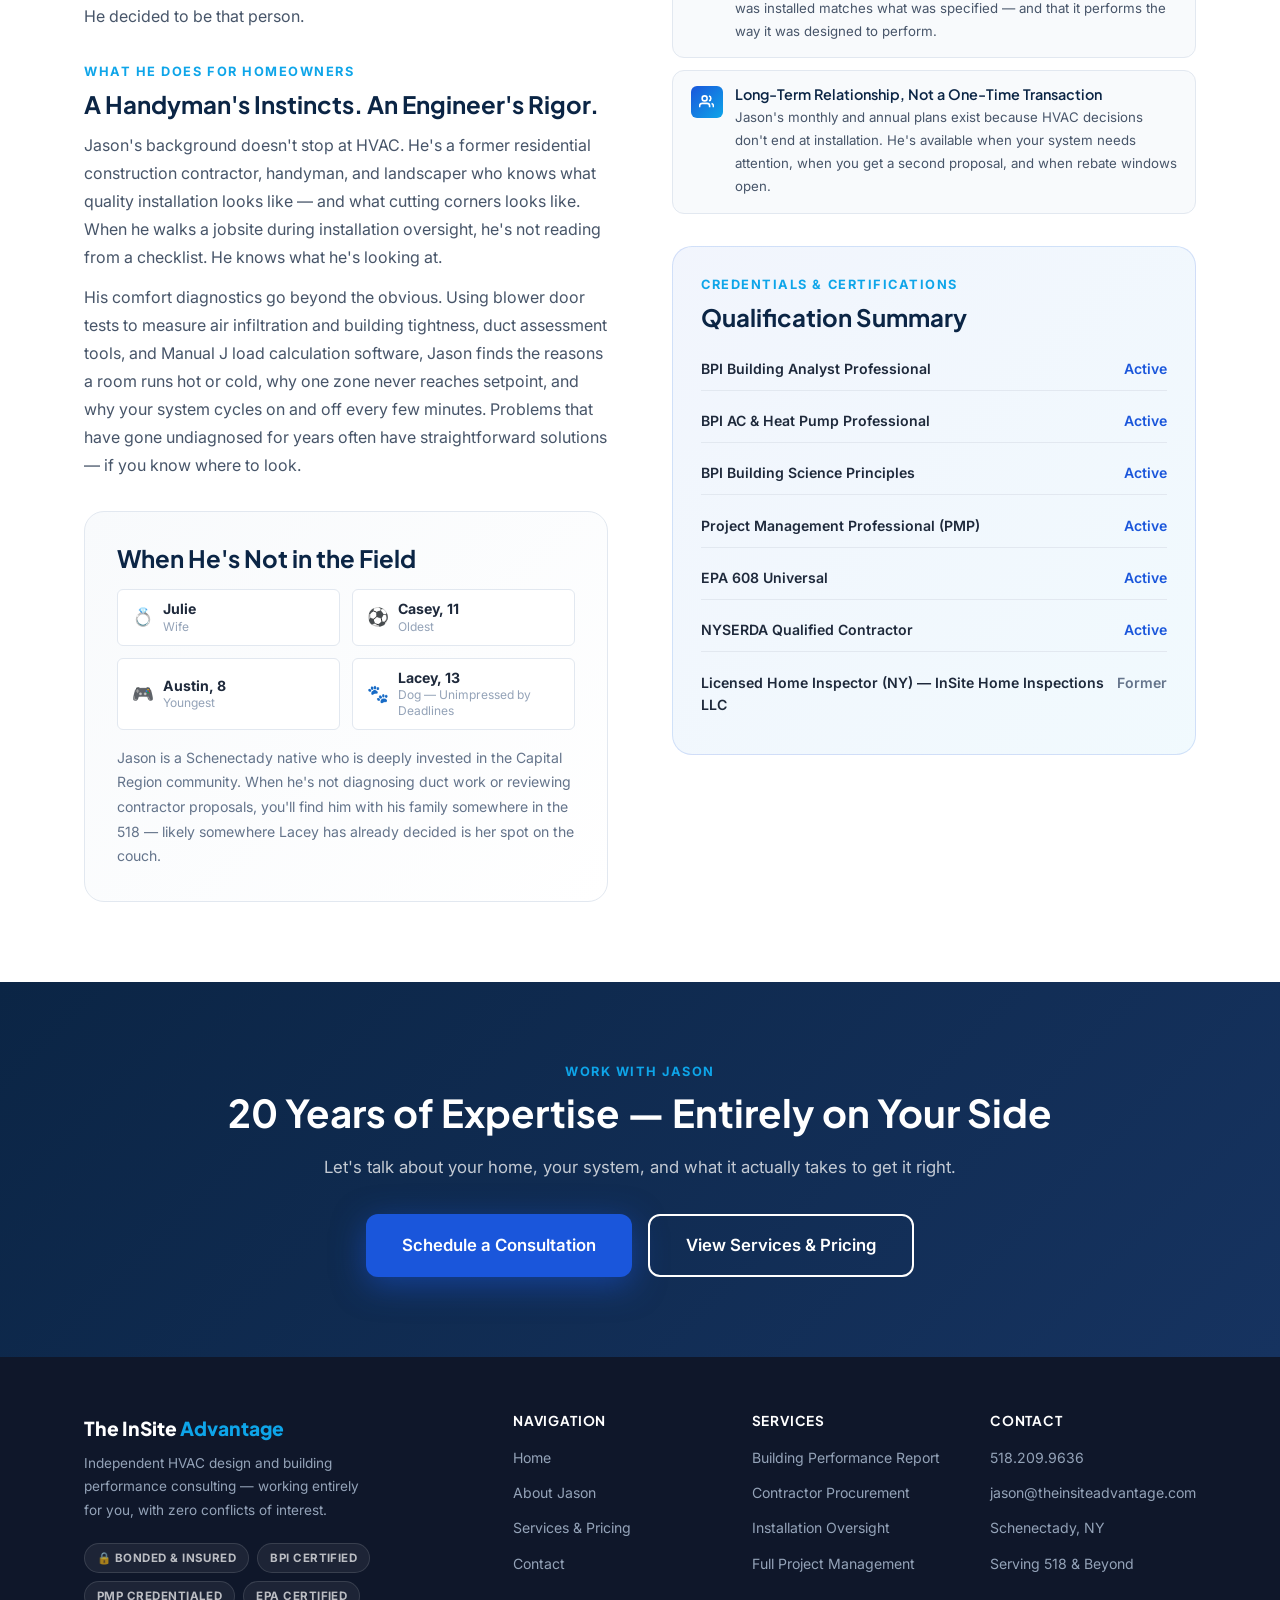
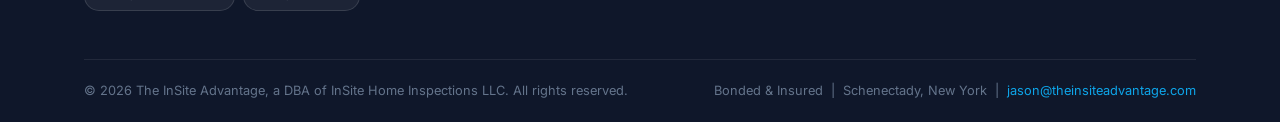
<file: about.html>
<!DOCTYPE html>
<html lang="en">
<head>
  <meta charset="UTF-8">
  <meta name="viewport" content="width=device-width, initial-scale=1.0">
  <title>About Jason Dion | The InSite Advantage</title>
  <meta name="description" content="Jason W. Dion is a BPI-certified, PMP-credentialed HVAC consultant based in Schenectady, NY with 20+ years of building performance experience. Learn his story and credentials.">
  <link rel="icon" type="image/svg+xml" href="favicon.svg">
  <link rel="stylesheet" href="css/style.css">
</head>
<body>

<!-- ===== NAV ===== -->
<nav class="nav">
  <div class="container">
    <div class="nav__inner">
      <a href="index.html" class="nav__logo">
        <span class="nav__logo-main">The InSite <span>Advantage</span></span>
        <span class="nav__logo-sub">HVAC Advocacy &amp; Building Performance</span>
      </a>
      <ul class="nav__links">
        <li><a href="index.html">Home</a></li>
        <li><a href="about.html" class="active">About Jason</a></li>
        <li><a href="services.html">Services &amp; Pricing</a></li>
        <li><a href="contact.html">Contact</a></li>
        <li><a href="contact.html" class="nav__cta">Get Started</a></li>
      </ul>
      <button class="nav__hamburger" aria-label="Menu">
        <span></span><span></span><span></span>
      </button>
    </div>
  </div>
</nav>

<!-- ===== ABOUT HERO ===== -->
<section class="about-hero">
  <div class="container">
    <div class="about-hero__grid">
      <div>
        <span class="section-label" style="color:var(--teal)">Meet Your Advocate</span>
        <h1>Jason W. Dion<br><span class="about-hero__name">Building Performance Consultant</span></h1>
        <p>Twenty years in the field. Multiple BPI certifications. A Project Management Professional credential. And a single commitment: working entirely for the homeowner, with zero financial ties to any contractor or equipment brand.</p>
        <div class="credential-chips">
          <span class="chip chip--teal">BPI Building Analyst Professional</span>
          <span class="chip chip--teal">BPI AC &amp; Heat Pump Professional</span>
          <span class="chip chip--blue">Project Management Professional (PMP)</span>
          <span class="chip chip--blue">EPA 608 Universal</span>
          <span class="chip chip--green">NYSERDA Qualified Contractor</span>
          <span class="chip chip--green">Blower Door Certified</span>
          <span class="chip chip--teal">Former Licensed Home Inspector</span>
        </div>
      </div>
      <div>
        <div class="about-card">
          <div class="about-card__title">Career Timeline</div>
          <div class="timeline-item">
            <div class="timeline-dot"></div>
            <div class="timeline-text"><strong>Apollo Heating</strong> — Early career HVAC installation and service work in residential and light commercial applications</div>
          </div>
          <div class="timeline-item">
            <div class="timeline-dot"></div>
            <div class="timeline-text"><strong>Grasshopper Heating &amp; Cooling</strong> — Advanced systems work; deepened expertise in equipment sizing and system performance</div>
          </div>
          <div class="timeline-item">
            <div class="timeline-dot"></div>
            <div class="timeline-text"><strong>Standard HVAC</strong> — Project-level experience across complex residential and commercial installs; began building science focus</div>
          </div>
          <div class="timeline-item">
            <div class="timeline-dot"></div>
            <div class="timeline-text"><strong>Dandelion Geothermal</strong> — Geothermal system design, installation oversight, and homeowner education; NYSERDA program integration</div>
          </div>
          <div class="timeline-item">
            <div class="timeline-dot"></div>
            <div class="timeline-text"><strong>InSite Home Inspections LLC</strong> — Licensed home inspector; blower door testing; energy efficiency diagnostics across the Capital Region</div>
          </div>
          <div class="timeline-item">
            <div class="timeline-dot"></div>
            <div class="timeline-text"><strong>InSite Advantage</strong> (Present) — Independent HVAC and building performance consultancy serving Capital Region homeowners</div>
          </div>
        </div>
      </div>
    </div>
  </div>
</section>

<!-- ===== BIO ===== -->
<section class="bio-section section">
  <div class="container">
    <div class="bio-grid">
      <div>
        <div class="bio-block">
          <span class="section-label">His Story</span>
          <h2>Built from 20 Years Inside the Industry</h2>
          <p>Jason Dion grew up around construction and developed an early instinct for how buildings work — not just the systems inside them, but the whole picture. That perspective carried him through two decades working across the HVAC industry, from installation crews at Apollo Heating to geothermal project management at Dandelion, and eventually into home inspection and building performance testing under InSite Home Inspections LLC.</p>
          <p>Along the way, Jason accumulated something rare: a credential combination that crosses the lines most professionals stay behind. He's a BPI-certified Building Analyst and HVAC professional, a Project Management Professional, and a former licensed home inspector with documented blower door testing experience. He's worked the contractor side, the inspection side, and the customer side. He knows how each of them thinks.</p>
          <p>That perspective is exactly what InSite Advantage is built on. Jason saw the same pattern repeat itself in home after home — contractors sizing equipment for margin, not performance; rebates left unclaimed because the paperwork was confusing; homeowners signing contracts without anyone in their corner who understood what the numbers actually meant.</p>
          <p>He decided to be that person.</p>
        </div>

        <div class="bio-block">
          <span class="section-label">What He Does for Homeowners</span>
          <h3>A Handyman's Instincts. An Engineer's Rigor.</h3>
          <p>Jason's background doesn't stop at HVAC. He's a former residential construction contractor, handyman, and landscaper who knows what quality installation looks like — and what cutting corners looks like. When he walks a jobsite during installation oversight, he's not reading from a checklist. He knows what he's looking at.</p>
          <p>His comfort diagnostics go beyond the obvious. Using blower door tests to measure air infiltration and building tightness, duct assessment tools, and Manual J load calculation software, Jason finds the reasons a room runs hot or cold, why one zone never reaches setpoint, and why your system cycles on and off every few minutes. Problems that have gone undiagnosed for years often have straightforward solutions — if you know where to look.</p>
        </div>

        <div class="family-card">
          <h3>When He's Not in the Field</h3>
          <div class="family-members">
            <div class="family-member">
              <span class="family-member__emoji">💍</span>
              <div class="family-member__info">
                <div class="family-member__name">Julie</div>
                <div class="family-member__role">Wife</div>
              </div>
            </div>
            <div class="family-member">
              <span class="family-member__emoji">⚽</span>
              <div class="family-member__info">
                <div class="family-member__name">Casey, 11</div>
                <div class="family-member__role">Oldest</div>
              </div>
            </div>
            <div class="family-member">
              <span class="family-member__emoji">🎮</span>
              <div class="family-member__info">
                <div class="family-member__name">Austin, 8</div>
                <div class="family-member__role">Youngest</div>
              </div>
            </div>
            <div class="family-member">
              <span class="family-member__emoji">🐾</span>
              <div class="family-member__info">
                <div class="family-member__name">Lacey, 13</div>
                <div class="family-member__role">Dog — Unimpressed by Deadlines</div>
              </div>
            </div>
          </div>
          <p style="margin-top:1rem;font-size:.88rem;color:var(--gray-500);">Jason is a Schenectady native who is deeply invested in the Capital Region community. When he's not diagnosing duct work or reviewing contractor proposals, you'll find him with his family somewhere in the 518 — likely somewhere Lacey has already decided is her spot on the couch.</p>
        </div>
      </div>

      <div>
        <span class="section-label">Core Principles</span>
        <h2>Why Independent Advocacy Matters</h2>
        <p style="margin-bottom:1.5rem;">Every dollar Jason earns comes directly from homeowners — not from contractor referrals, equipment brands, or installation commissions. That structure isn't an accident. It's the foundation everything else is built on.</p>

        <div class="value-list">
          <div class="value-item">
            <div class="value-icon">
              <svg viewBox="0 0 24 24" fill="none" stroke-width="2.5"><path d="M12 22s8-4 8-10V5l-8-3-8 3v7c0 6 8 10 8 10z"/></svg>
            </div>
            <div class="value-text">
              <h4>Zero Conflicts of Interest</h4>
              <p>Jason accepts no referral fees, equipment commissions, or contractor incentives — ever. His recommendations are always based on what's right for your home and your budget.</p>
            </div>
          </div>
          <div class="value-item">
            <div class="value-icon">
              <svg viewBox="0 0 24 24" fill="none" stroke-width="2.5"><path d="M14 2H6a2 2 0 00-2 2v16a2 2 0 002 2h12a2 2 0 002-2V8z"/><polyline points="14 2 14 8 20 8"/><line x1="16" y1="13" x2="8" y2="13"/></svg>
            </div>
            <div class="value-text">
              <h4>Science-Based Recommendations</h4>
              <p>Every sizing decision, every equipment recommendation, and every rebate strategy is grounded in building science and verified data — not gut feeling, not brand loyalty.</p>
            </div>
          </div>
          <div class="value-item">
            <div class="value-icon">
              <svg viewBox="0 0 24 24" fill="none" stroke-width="2.5"><circle cx="12" cy="12" r="10"/><line x1="12" y1="8" x2="12" y2="12"/><line x1="12" y1="16" x2="12.01" y2="16"/></svg>
            </div>
            <div class="value-text">
              <h4>Complete Transparency</h4>
              <p>Jason explains every recommendation in plain language. You'll always know what's being proposed, why it's being proposed, and what alternatives exist — no jargon, no pressure.</p>
            </div>
          </div>
          <div class="value-item">
            <div class="value-icon">
              <svg viewBox="0 0 24 24" fill="none" stroke-width="2.5"><polyline points="9 11 12 14 22 4"/><path d="M21 12v7a2 2 0 01-2 2H5a2 2 0 01-2-2V5a2 2 0 012-2h11"/></svg>
            </div>
            <div class="value-text">
              <h4>Accountability Through Commissioning</h4>
              <p>Jason doesn't hand off a design and disappear. He verifies that what was installed matches what was specified — and that it performs the way it was designed to perform.</p>
            </div>
          </div>
          <div class="value-item">
            <div class="value-icon">
              <svg viewBox="0 0 24 24" fill="none" stroke-width="2.5"><path d="M17 21v-2a4 4 0 00-4-4H5a4 4 0 00-4 4v2"/><circle cx="9" cy="7" r="4"/><path d="M23 21v-2a4 4 0 00-3-3.87M16 3.13a4 4 0 010 7.75"/></svg>
            </div>
            <div class="value-text">
              <h4>Long-Term Relationship, Not a One-Time Transaction</h4>
              <p>Jason's monthly and annual plans exist because HVAC decisions don't end at installation. He's available when your system needs attention, when you get a second proposal, and when rebate windows open.</p>
            </div>
          </div>
        </div>

        <div style="margin-top:2rem;padding:1.75rem;background:linear-gradient(135deg,rgba(26,86,219,.06),rgba(14,165,233,.06));border:1px solid rgba(26,86,219,.15);border-radius:var(--radius-lg);">
          <span class="section-label">Credentials &amp; Certifications</span>
          <h3 style="margin-bottom:1rem;">Qualification Summary</h3>
          <div style="display:flex;flex-direction:column;gap:.6rem;">
            <div style="display:flex;justify-content:space-between;padding:.6rem 0;border-bottom:1px solid var(--gray-200);font-size:.88rem;">
              <span style="font-weight:600;color:var(--gray-800);">BPI Building Analyst Professional</span>
              <span style="color:var(--blue);font-weight:600;">Active</span>
            </div>
            <div style="display:flex;justify-content:space-between;padding:.6rem 0;border-bottom:1px solid var(--gray-200);font-size:.88rem;">
              <span style="font-weight:600;color:var(--gray-800);">BPI AC &amp; Heat Pump Professional</span>
              <span style="color:var(--blue);font-weight:600;">Active</span>
            </div>
            <div style="display:flex;justify-content:space-between;padding:.6rem 0;border-bottom:1px solid var(--gray-200);font-size:.88rem;">
              <span style="font-weight:600;color:var(--gray-800);">BPI Building Science Principles</span>
              <span style="color:var(--blue);font-weight:600;">Active</span>
            </div>
            <div style="display:flex;justify-content:space-between;padding:.6rem 0;border-bottom:1px solid var(--gray-200);font-size:.88rem;">
              <span style="font-weight:600;color:var(--gray-800);">Project Management Professional (PMP)</span>
              <span style="color:var(--blue);font-weight:600;">Active</span>
            </div>
            <div style="display:flex;justify-content:space-between;padding:.6rem 0;border-bottom:1px solid var(--gray-200);font-size:.88rem;">
              <span style="font-weight:600;color:var(--gray-800);">EPA 608 Universal</span>
              <span style="color:var(--blue);font-weight:600;">Active</span>
            </div>
            <div style="display:flex;justify-content:space-between;padding:.6rem 0;border-bottom:1px solid var(--gray-200);font-size:.88rem;">
              <span style="font-weight:600;color:var(--gray-800);">NYSERDA Qualified Contractor</span>
              <span style="color:var(--blue);font-weight:600;">Active</span>
            </div>
            <div style="display:flex;justify-content:space-between;padding:.6rem 0;font-size:.88rem;">
              <span style="font-weight:600;color:var(--gray-800);">Licensed Home Inspector (NY) — InSite Home Inspections LLC</span>
              <span style="color:var(--gray-500);font-weight:600;">Former</span>
            </div>
          </div>
        </div>
      </div>
    </div>
  </div>
</section>

<!-- ===== CTA ===== -->
<section class="cta-section">
  <div class="container">
    <span class="section-label" style="color:var(--teal)">Work With Jason</span>
    <h2>20 Years of Expertise — Entirely on Your Side</h2>
    <p>Let's talk about your home, your system, and what it actually takes to get it right.</p>
    <div style="display:flex;gap:1rem;justify-content:center;flex-wrap:wrap;">
      <a href="contact.html" class="btn btn-primary btn-lg">Schedule a Consultation</a>
      <a href="services.html" class="btn btn-outline btn-lg">View Services &amp; Pricing</a>
    </div>
  </div>
</section>

<!-- ===== FOOTER ===== -->
<footer class="footer">
  <div class="container">
    <div class="footer__grid">
      <div>
        <div class="footer__brand-name">The InSite <span>Advantage</span></div>
        <p class="footer__tagline">Independent HVAC design and building performance consulting — working entirely for you, with zero conflicts of interest.</p>
        <div class="footer__badges">
          <span class="footer__badge">🔒 Bonded &amp; Insured</span>
          <span class="footer__badge">BPI Certified</span>
          <span class="footer__badge">PMP Credentialed</span>
          <span class="footer__badge">EPA Certified</span>
        </div>
      </div>
      <div class="footer__col">
        <h4>Navigation</h4>
        <ul>
          <li><a href="index.html">Home</a></li>
          <li><a href="about.html">About Jason</a></li>
          <li><a href="services.html">Services &amp; Pricing</a></li>
          <li><a href="contact.html">Contact</a></li>
        </ul>
      </div>
      <div class="footer__col">
        <h4>Services</h4>
        <ul>
          <li><a href="services.html">Building Performance Report</a></li>
          <li><a href="services.html">Contractor Procurement</a></li>
          <li><a href="services.html">Installation Oversight</a></li>
          <li><a href="services.html">Full Project Management</a></li>
        </ul>
      </div>
      <div class="footer__col">
        <h4>Contact</h4>
        <ul>
          <li><a href="tel:5182099636">518.209.9636</a></li>
          <li><a href="mailto:jason@theinsiteadvantage.com">jason@theinsiteadvantage.com</a></li>
          <li><a href="about.html">Schenectady, NY</a></li>
          <li><a href="contact.html">Serving 518 &amp; Beyond</a></li>
        </ul>
      </div>
    </div>
    <div class="footer__bottom">
      <p>&copy; 2026 The InSite Advantage, a DBA of InSite Home Inspections LLC. All rights reserved.</p>
      <p>Bonded &amp; Insured &nbsp;|&nbsp; Schenectady, New York &nbsp;|&nbsp; <a href="mailto:jason@theinsiteadvantage.com">jason@theinsiteadvantage.com</a></p>
    </div>
  </div>
</footer>

<script src="js/main.js"></script>
</body>
</html>
</file>
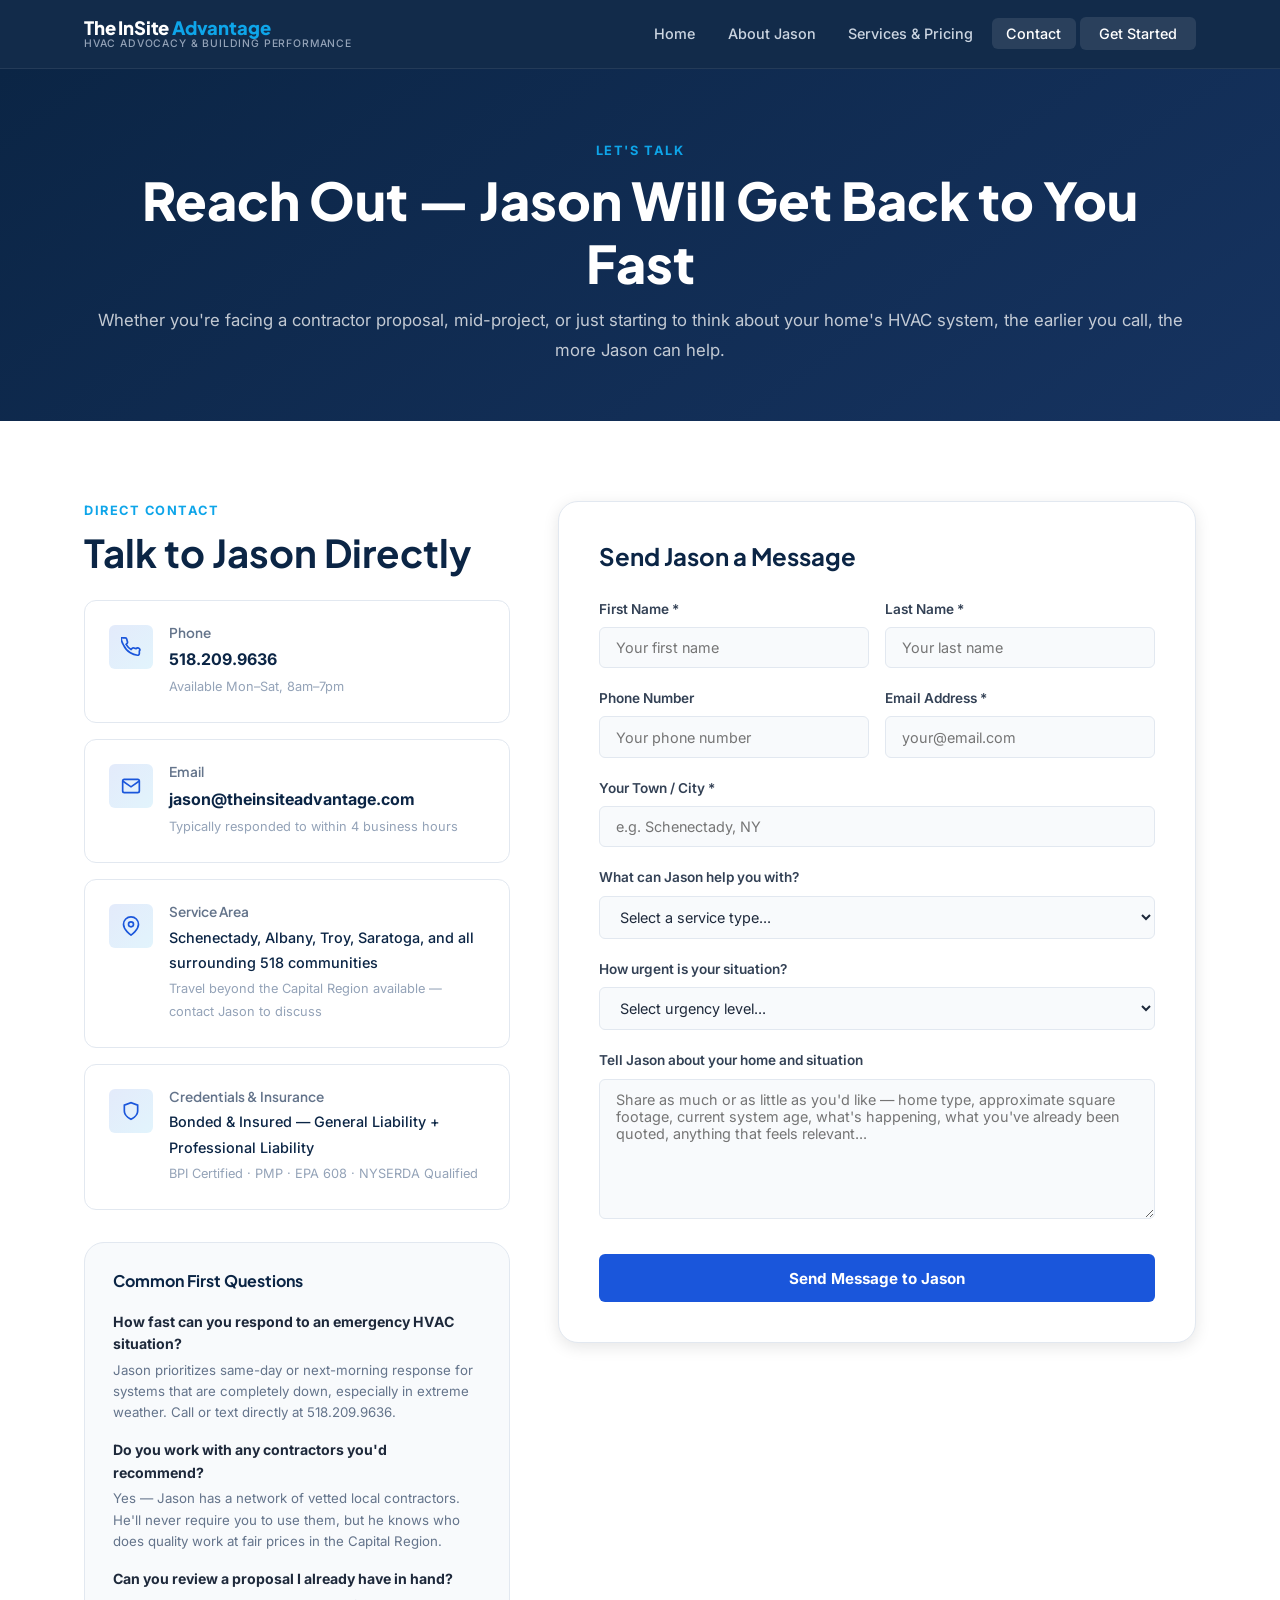
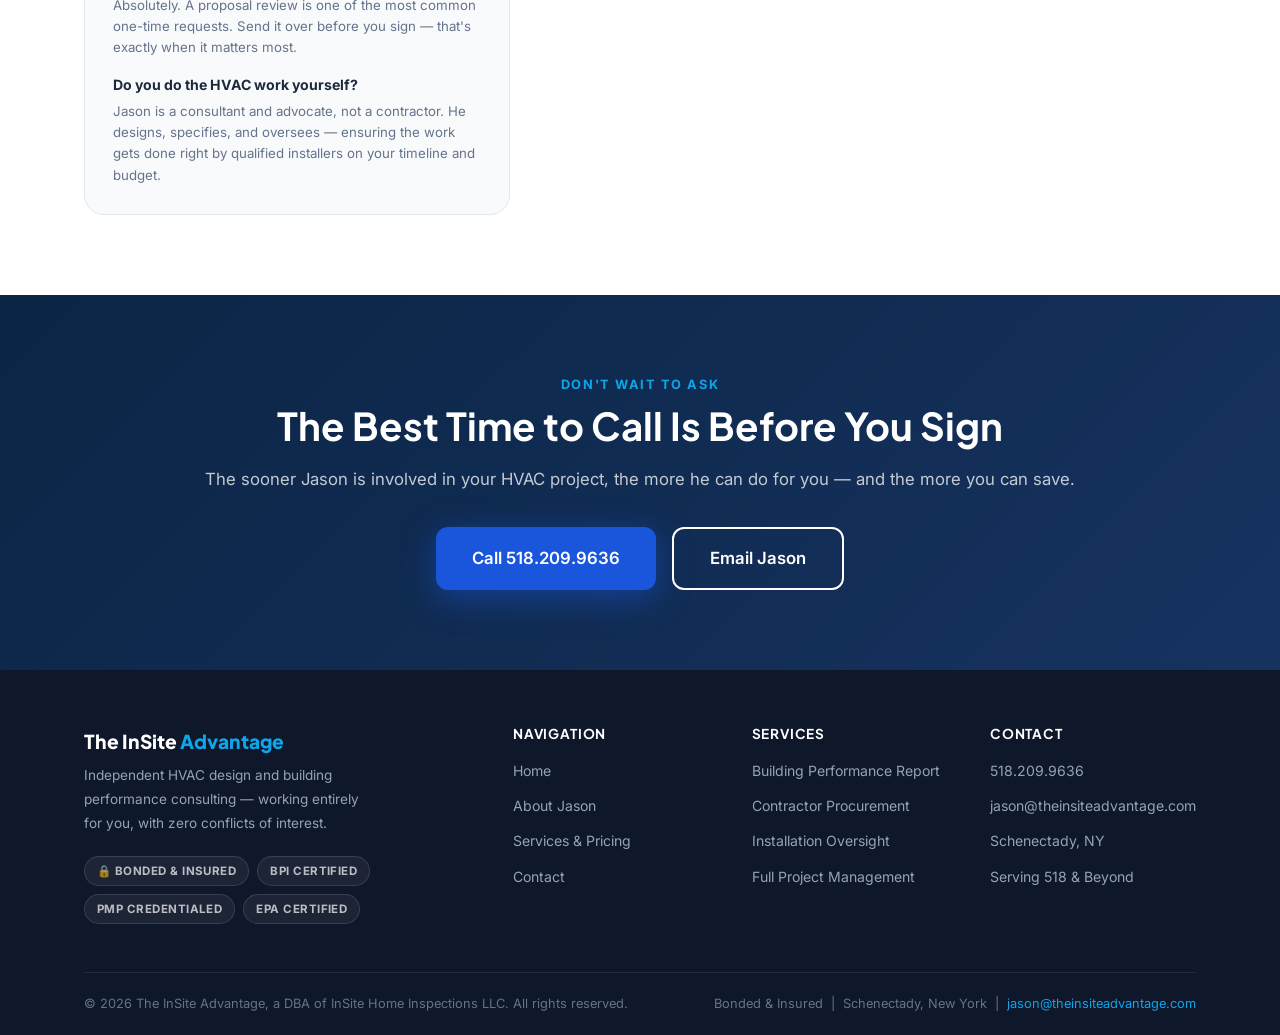
<file: contact.html>
<!DOCTYPE html>
<html lang="en">
<head>
  <meta charset="UTF-8">
  <meta name="viewport" content="width=device-width, initial-scale=1.0">
  <title>Contact Jason | The InSite Advantage</title>
  <meta name="description" content="Get in touch with Jason Dion at InSite Advantage. Call 518.209.9636, email jason@theinsiteadvantage.com, or fill out a contact form to schedule your HVAC consultation.">
  <link rel="icon" type="image/svg+xml" href="favicon.svg">
  <link rel="stylesheet" href="css/style.css">
</head>
<body>

<!-- ===== NAV ===== -->
<nav class="nav">
  <div class="container">
    <div class="nav__inner">
      <a href="index.html" class="nav__logo">
        <span class="nav__logo-main">The InSite <span>Advantage</span></span>
        <span class="nav__logo-sub">HVAC Advocacy &amp; Building Performance</span>
      </a>
      <ul class="nav__links">
        <li><a href="index.html">Home</a></li>
        <li><a href="about.html">About Jason</a></li>
        <li><a href="services.html">Services &amp; Pricing</a></li>
        <li><a href="contact.html" class="active">Contact</a></li>
        <li><a href="contact.html" class="nav__cta">Get Started</a></li>
      </ul>
      <button class="nav__hamburger" aria-label="Menu">
        <span></span><span></span><span></span>
      </button>
    </div>
  </div>
</nav>

<!-- ===== HERO ===== -->
<section class="contact-hero">
  <div class="container">
    <span class="section-label" style="color:var(--teal)">Let's Talk</span>
    <h1>Reach Out — Jason Will Get Back to You Fast</h1>
    <p>Whether you're facing a contractor proposal, mid-project, or just starting to think about your home's HVAC system, the earlier you call, the more Jason can help.</p>
  </div>
</section>

<!-- ===== CONTACT SECTION ===== -->
<section class="section">
  <div class="container">
    <div class="contact-layout">

      <!-- INFO COLUMN -->
      <div>
        <span class="section-label">Direct Contact</span>
        <h2 style="margin-bottom:1.5rem;">Talk to Jason Directly</h2>

        <div class="contact-info">

          <a href="tel:5182099636" class="contact-info-card" style="text-decoration:none;">
            <div class="contact-info-card__icon">
              <svg viewBox="0 0 24 24" fill="none" stroke-width="2"><path d="M22 16.92v3a2 2 0 01-2.18 2 19.79 19.79 0 01-8.63-3.07A19.5 19.5 0 013.07 9.8a19.79 19.79 0 01-3.07-8.67A2 2 0 012 1h3a2 2 0 012 1.72c.127.96.361 1.903.7 2.81a2 2 0 01-.45 2.11L6.09 8.91a16 16 0 006 6l1.27-1.27a2 2 0 012.11-.45c.907.339 1.85.573 2.81.7A2 2 0 0122 16.92z"/></svg>
            </div>
            <div>
              <h4>Phone</h4>
              <p>518.209.9636</p>
              <p style="font-size:.8rem;color:var(--gray-400);font-weight:400;margin-top:.2rem;">Available Mon–Sat, 8am–7pm</p>
            </div>
          </a>

          <a href="mailto:jason@theinsiteadvantage.com" class="contact-info-card" style="text-decoration:none;">
            <div class="contact-info-card__icon">
              <svg viewBox="0 0 24 24" fill="none" stroke-width="2"><path d="M4 4h16c1.1 0 2 .9 2 2v12c0 1.1-.9 2-2 2H4c-1.1 0-2-.9-2-2V6c0-1.1.9-2 2-2z"/><polyline points="22,6 12,13 2,6"/></svg>
            </div>
            <div>
              <h4>Email</h4>
              <p>jason@theinsiteadvantage.com</p>
              <p style="font-size:.8rem;color:var(--gray-400);font-weight:400;margin-top:.2rem;">Typically responded to within 4 business hours</p>
            </div>
          </a>

          <div class="contact-info-card">
            <div class="contact-info-card__icon">
              <svg viewBox="0 0 24 24" fill="none" stroke-width="2"><path d="M21 10c0 7-9 13-9 13s-9-6-9-13a9 9 0 0118 0z"/><circle cx="12" cy="10" r="3"/></svg>
            </div>
            <div>
              <h4>Service Area</h4>
              <p style="font-weight:500;font-size:.9rem;">Schenectady, Albany, Troy, Saratoga, and all surrounding 518 communities</p>
              <p style="font-size:.8rem;color:var(--gray-400);font-weight:400;margin-top:.2rem;">Travel beyond the Capital Region available — contact Jason to discuss</p>
            </div>
          </div>

          <div class="contact-info-card">
            <div class="contact-info-card__icon">
              <svg viewBox="0 0 24 24" fill="none" stroke-width="2"><path d="M12 22s8-4 8-10V5l-8-3-8 3v7c0 6 8 10 8 10z"/></svg>
            </div>
            <div>
              <h4>Credentials &amp; Insurance</h4>
              <p style="font-weight:500;font-size:.9rem;">Bonded &amp; Insured — General Liability + Professional Liability</p>
              <p style="font-size:.8rem;color:var(--gray-400);font-weight:400;margin-top:.2rem;">BPI Certified · PMP · EPA 608 · NYSERDA Qualified</p>
            </div>
          </div>

        </div>

        <!-- FAQ MINI -->
        <div style="margin-top:2rem;padding:1.75rem;background:var(--gray-50);border:1px solid var(--gray-200);border-radius:var(--radius-lg);">
          <h3 style="font-size:1rem;margin-bottom:1.25rem;">Common First Questions</h3>
          <div style="display:flex;flex-direction:column;gap:1rem;">
            <div>
              <div style="font-size:.88rem;font-weight:700;color:var(--gray-800);margin-bottom:.25rem;">How fast can you respond to an emergency HVAC situation?</div>
              <div style="font-size:.83rem;color:var(--gray-500);">Jason prioritizes same-day or next-morning response for systems that are completely down, especially in extreme weather. Call or text directly at 518.209.9636.</div>
            </div>
            <div>
              <div style="font-size:.88rem;font-weight:700;color:var(--gray-800);margin-bottom:.25rem;">Do you work with any contractors you'd recommend?</div>
              <div style="font-size:.83rem;color:var(--gray-500);">Yes — Jason has a network of vetted local contractors. He'll never require you to use them, but he knows who does quality work at fair prices in the Capital Region.</div>
            </div>
            <div>
              <div style="font-size:.88rem;font-weight:700;color:var(--gray-800);margin-bottom:.25rem;">Can you review a proposal I already have in hand?</div>
              <div style="font-size:.83rem;color:var(--gray-500);">Absolutely. A proposal review is one of the most common one-time requests. Send it over before you sign — that's exactly when it matters most.</div>
            </div>
            <div>
              <div style="font-size:.88rem;font-weight:700;color:var(--gray-800);margin-bottom:.25rem;">Do you do the HVAC work yourself?</div>
              <div style="font-size:.83rem;color:var(--gray-500);">Jason is a consultant and advocate, not a contractor. He designs, specifies, and oversees — ensuring the work gets done right by qualified installers on your timeline and budget.</div>
            </div>
          </div>
        </div>
      </div>

      <!-- FORM COLUMN -->
      <div>
        <div class="contact-form-card">
          <h3>Send Jason a Message</h3>
          <form id="contactForm">
            <div class="form-row">
              <div class="form-group">
                <label for="firstName">First Name *</label>
                <input type="text" id="firstName" placeholder="Your first name" required>
              </div>
              <div class="form-group">
                <label for="lastName">Last Name *</label>
                <input type="text" id="lastName" placeholder="Your last name" required>
              </div>
            </div>
            <div class="form-row">
              <div class="form-group">
                <label for="phone">Phone Number</label>
                <input type="tel" id="phone" placeholder="Your phone number">
              </div>
              <div class="form-group">
                <label for="email">Email Address *</label>
                <input type="email" id="email" placeholder="your@email.com" required>
              </div>
            </div>
            <div class="form-group">
              <label for="location">Your Town / City *</label>
              <input type="text" id="location" placeholder="e.g. Schenectady, NY" required>
            </div>
            <div class="form-group">
              <label for="serviceType">What can Jason help you with?</label>
              <select id="serviceType">
                <option value="">Select a service type...</option>
                <option>Review a contractor proposal I already have</option>
                <option>HVAC system sizing and equipment selection</option>
                <option>Heat pump / electrification planning</option>
                <option>Rebate identification and application</option>
                <option>Hot or cold room diagnosis</option>
                <option>Full project management and oversight</option>
                <option>Blower door or energy efficiency testing</option>
                <option>Thermostat installation or removal</option>
                <option>Geothermal system consulting</option>
                <option>Something else — I'll explain below</option>
              </select>
            </div>
            <div class="form-group">
              <label for="urgency">How urgent is your situation?</label>
              <select id="urgency">
                <option value="">Select urgency level...</option>
                <option>Emergency — my system is down now</option>
                <option>Urgent — I need to decide within a few days</option>
                <option>Soon — I'm planning within the next few weeks</option>
                <option>Planning ahead — no immediate pressure</option>
              </select>
            </div>
            <div class="form-group">
              <label for="message">Tell Jason about your home and situation</label>
              <textarea id="message" placeholder="Share as much or as little as you'd like — home type, approximate square footage, current system age, what's happening, what you've already been quoted, anything that feels relevant..." style="min-height:140px;"></textarea>
            </div>
            <button type="submit" class="form-submit-btn">Send Message to Jason</button>
          </form>
          <div id="contactSuccess" style="display:none;margin-top:1.5rem;padding:2rem;background:rgba(16,185,129,.07);border:1px solid rgba(16,185,129,.25);border-radius:var(--radius);text-align:center;">
            <div style="font-size:2rem;margin-bottom:.75rem;">✓</div>
            <h4 style="color:#059669;margin-bottom:.5rem;">Message Sent!</h4>
            <p style="color:#059669;font-size:.9rem;margin:0;">Jason will be in touch within one business day. For urgent situations, call or text directly at <strong>518.209.9636</strong>.</p>
          </div>
        </div>
      </div>

    </div>
  </div>
</section>

<!-- ===== CTA ===== -->
<section class="cta-section">
  <div class="container">
    <span class="section-label" style="color:var(--teal)">Don't Wait to Ask</span>
    <h2>The Best Time to Call Is Before You Sign</h2>
    <p>The sooner Jason is involved in your HVAC project, the more he can do for you — and the more you can save.</p>
    <div style="display:flex;gap:1rem;justify-content:center;flex-wrap:wrap;">
      <a href="tel:5182099636" class="btn btn-primary btn-lg">Call 518.209.9636</a>
      <a href="mailto:jason@theinsiteadvantage.com" class="btn btn-outline btn-lg">Email Jason</a>
    </div>
  </div>
</section>

<!-- ===== FOOTER ===== -->
<footer class="footer">
  <div class="container">
    <div class="footer__grid">
      <div>
        <div class="footer__brand-name">The InSite <span>Advantage</span></div>
        <p class="footer__tagline">Independent HVAC design and building performance consulting — working entirely for you, with zero conflicts of interest.</p>
        <div class="footer__badges">
          <span class="footer__badge">🔒 Bonded &amp; Insured</span>
          <span class="footer__badge">BPI Certified</span>
          <span class="footer__badge">PMP Credentialed</span>
          <span class="footer__badge">EPA Certified</span>
        </div>
      </div>
      <div class="footer__col">
        <h4>Navigation</h4>
        <ul>
          <li><a href="index.html">Home</a></li>
          <li><a href="about.html">About Jason</a></li>
          <li><a href="services.html">Services &amp; Pricing</a></li>
          <li><a href="contact.html">Contact</a></li>
        </ul>
      </div>
      <div class="footer__col">
        <h4>Services</h4>
        <ul>
          <li><a href="services.html">Building Performance Report</a></li>
          <li><a href="services.html">Contractor Procurement</a></li>
          <li><a href="services.html">Installation Oversight</a></li>
          <li><a href="services.html">Full Project Management</a></li>
        </ul>
      </div>
      <div class="footer__col">
        <h4>Contact</h4>
        <ul>
          <li><a href="tel:5182099636">518.209.9636</a></li>
          <li><a href="mailto:jason@theinsiteadvantage.com">jason@theinsiteadvantage.com</a></li>
          <li><a href="about.html">Schenectady, NY</a></li>
          <li><a href="contact.html">Serving 518 &amp; Beyond</a></li>
        </ul>
      </div>
    </div>
    <div class="footer__bottom">
      <p>&copy; 2026 The InSite Advantage, a DBA of InSite Home Inspections LLC. All rights reserved.</p>
      <p>Bonded &amp; Insured &nbsp;|&nbsp; Schenectady, New York &nbsp;|&nbsp; <a href="mailto:jason@theinsiteadvantage.com">jason@theinsiteadvantage.com</a></p>
    </div>
  </div>
</footer>

<script src="js/main.js"></script>
</body>
</html>
</file>
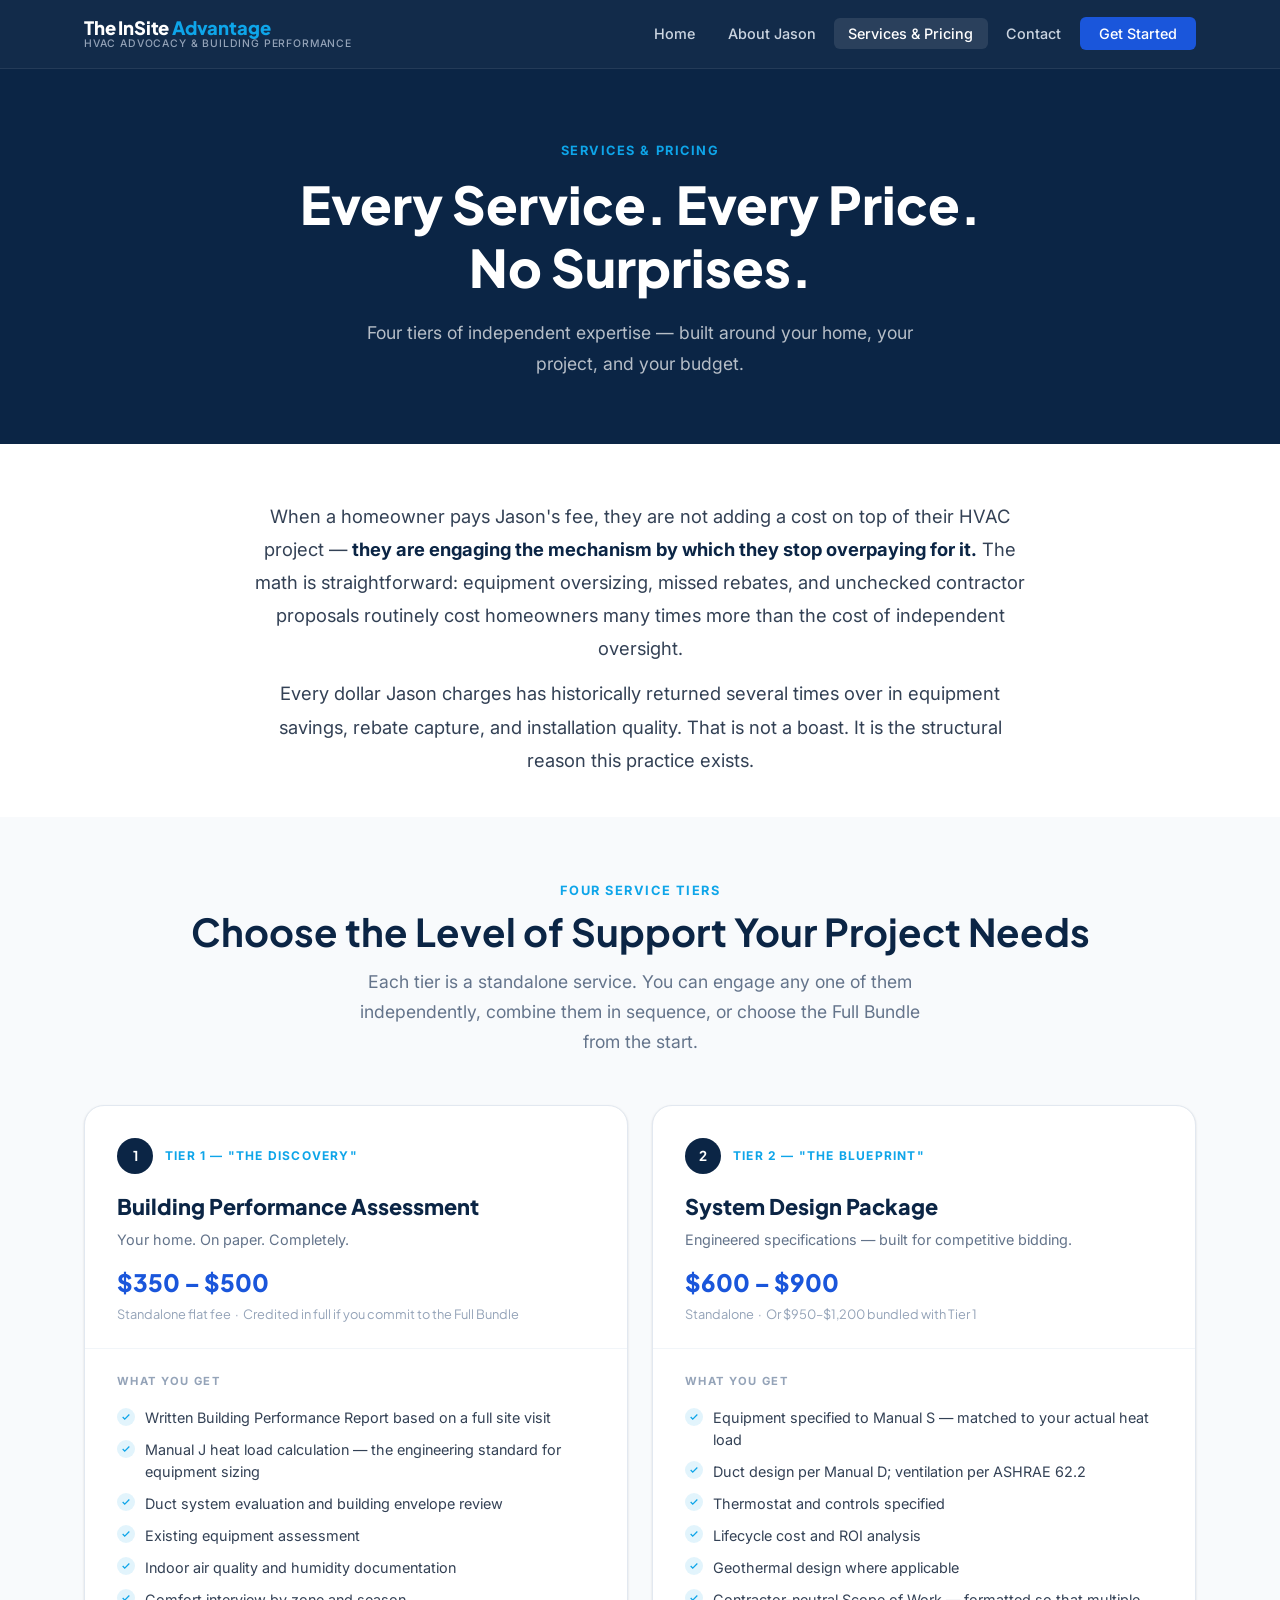
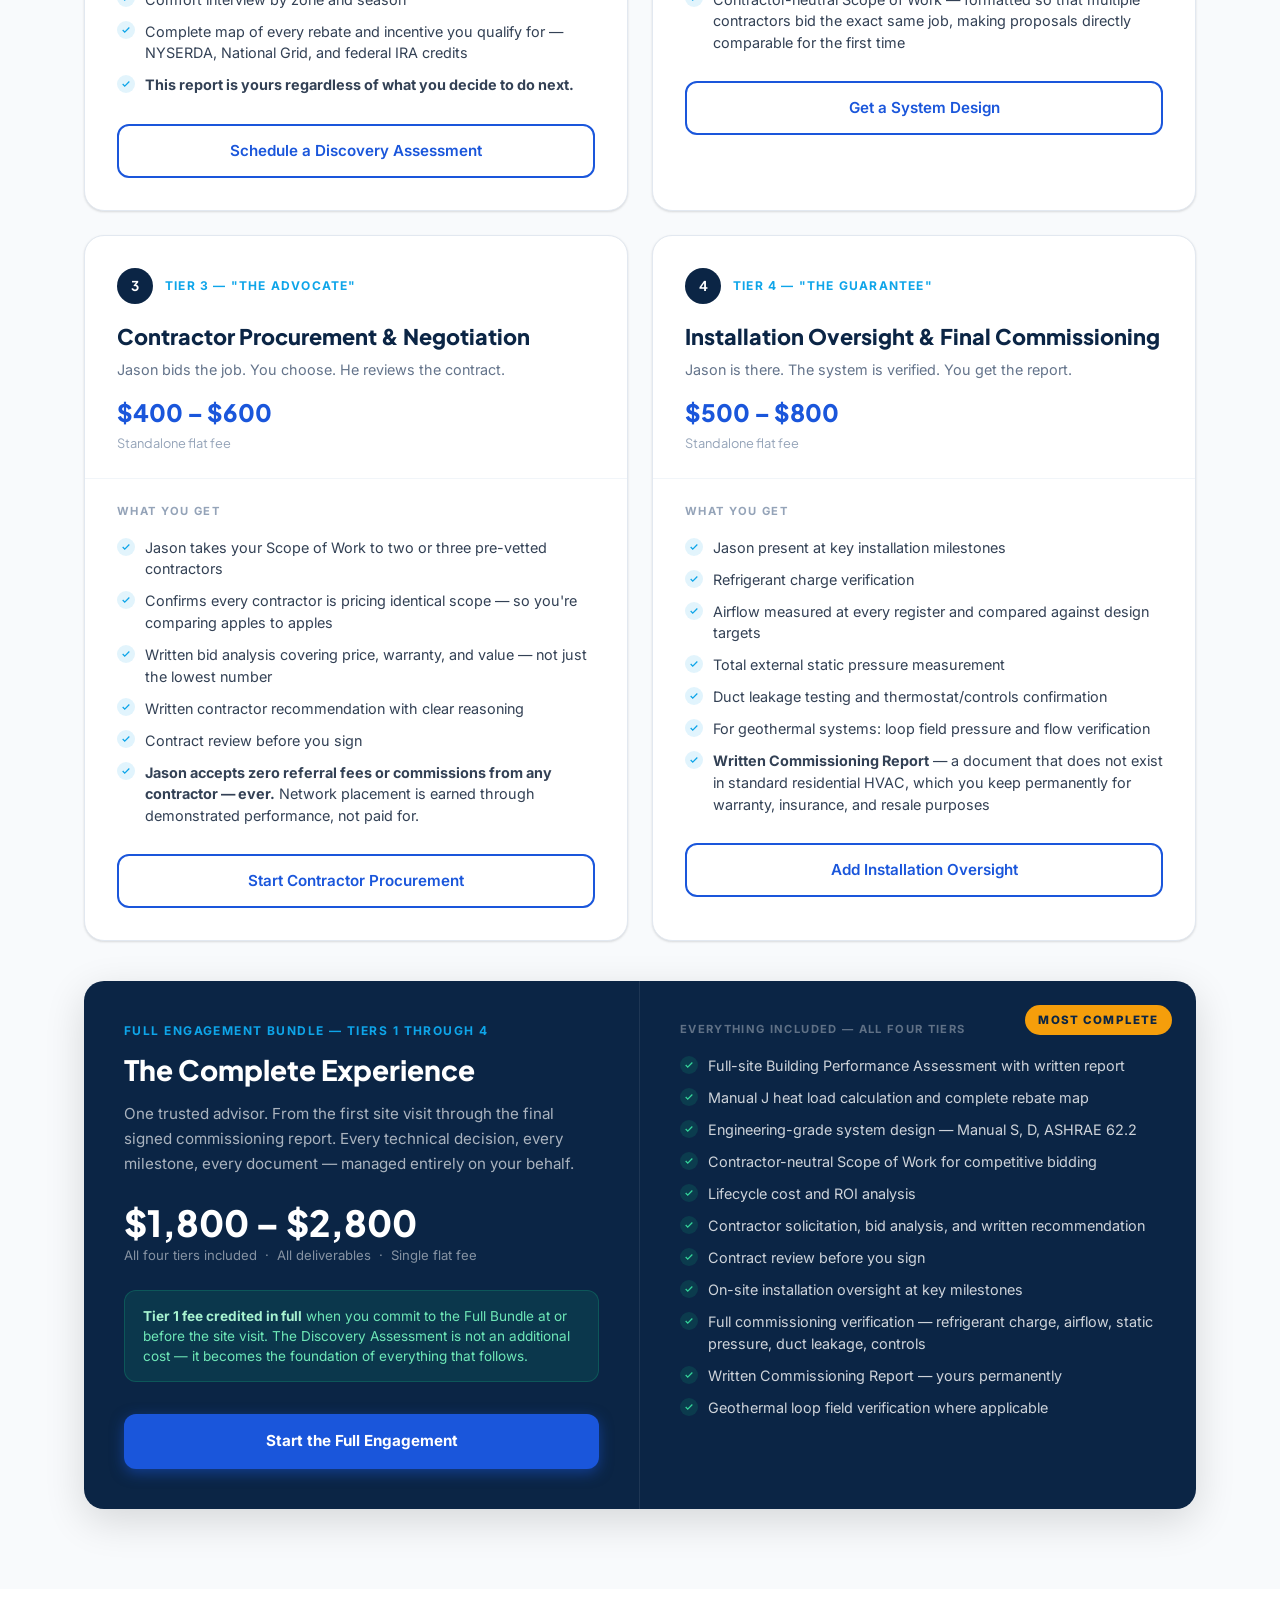
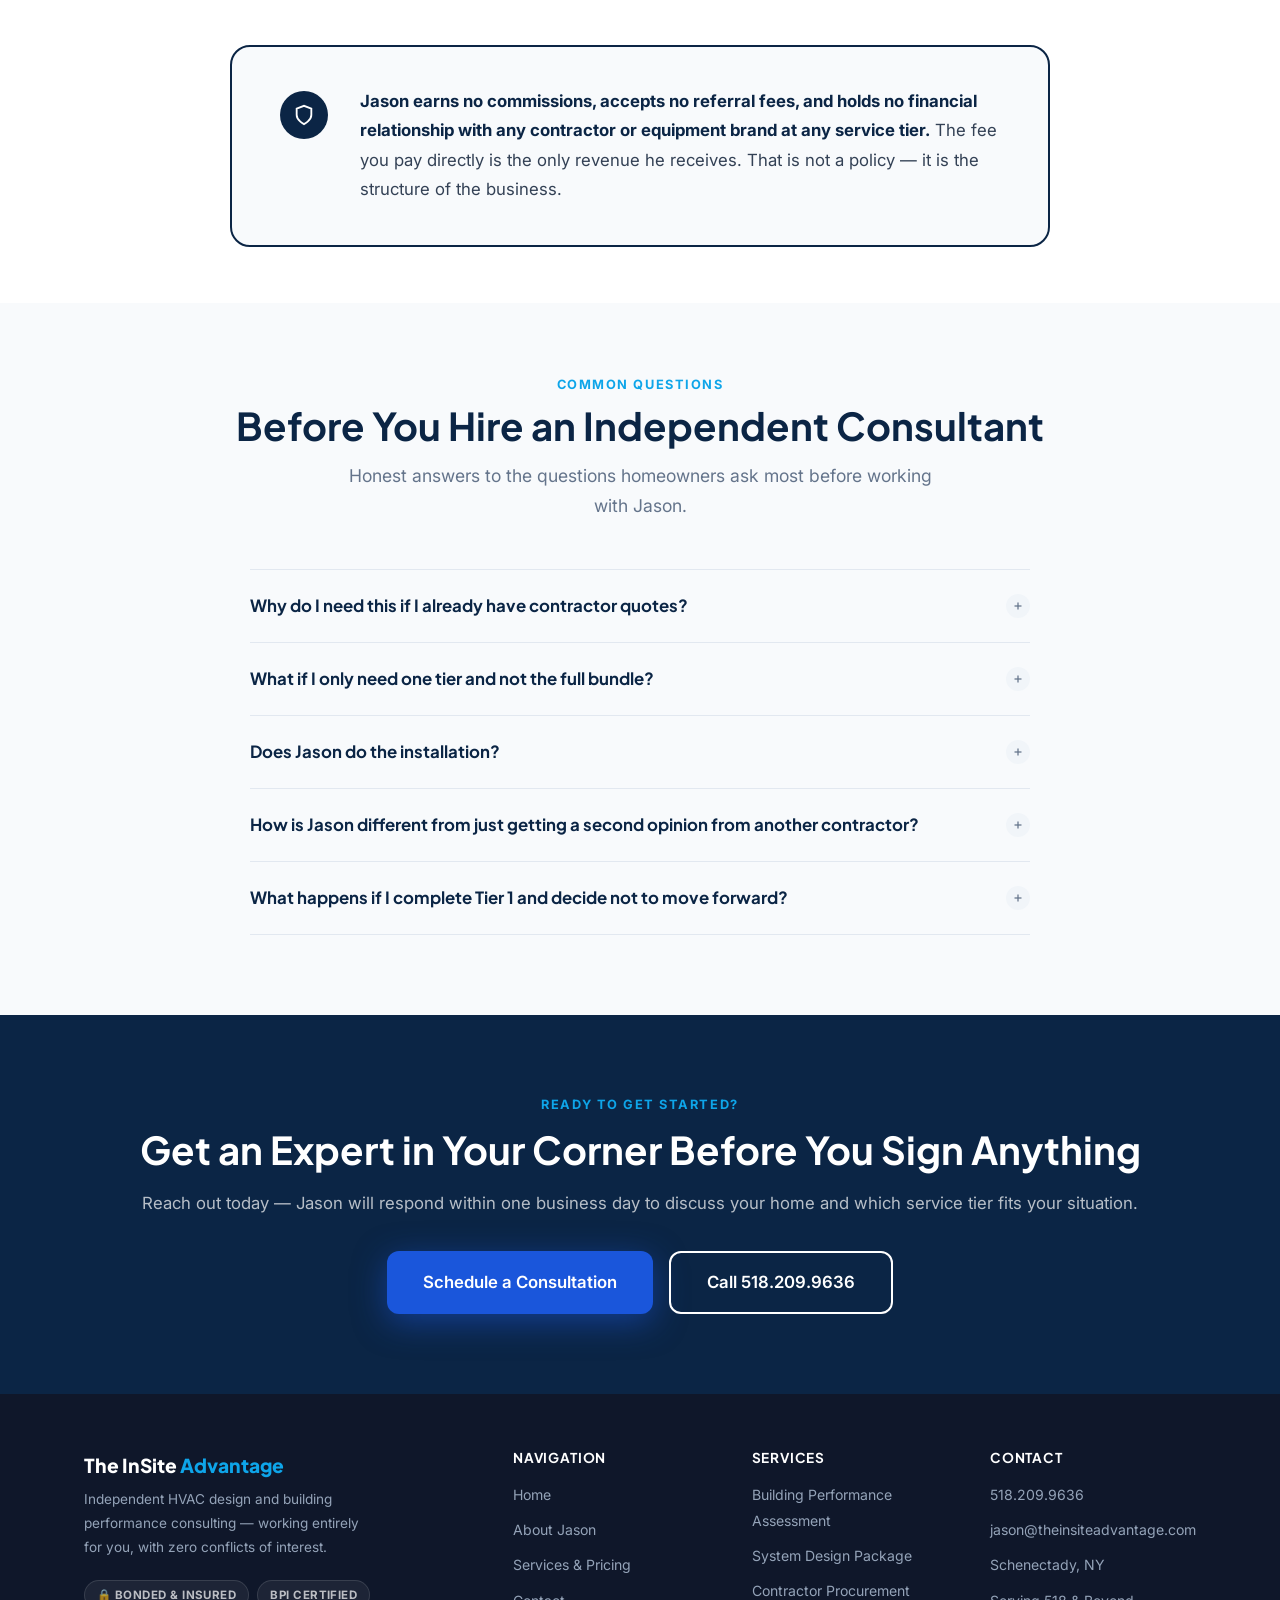
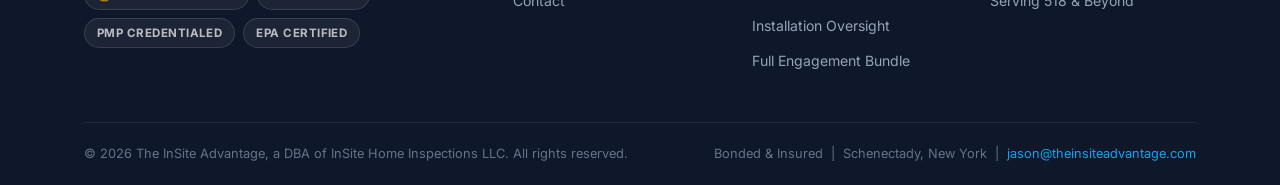
<file: services.html>
<!DOCTYPE html>
<html lang="en">
<head>
  <meta charset="UTF-8">
  <meta name="viewport" content="width=device-width, initial-scale=1.0">
  <title>Services &amp; Pricing | The InSite Advantage</title>
  <meta name="description" content="Four-tier independent HVAC consulting services for Capital Region homeowners — from building performance assessment through final commissioning, with zero contractor commissions at every tier.">
  <link rel="icon" type="image/svg+xml" href="favicon.svg">
  <link rel="stylesheet" href="css/style.css">
  <style>
    /* ── Services page–specific styles ── */

    .services-hero {
      background: var(--navy);
      padding: 4.5rem 0 4rem;
      text-align: center;
    }
    .services-hero h1 {
      color: var(--white);
      max-width: 760px;
      margin: .75rem auto 1.25rem;
    }
    .services-hero p {
      color: rgba(255,255,255,.7);
      font-size: 1.1rem;
      max-width: 600px;
      margin: 0 auto;
    }

    /* ── Positioning statement ── */
    .positioning {
      padding: 3.5rem 0 2.5rem;
      background: var(--white);
    }
    .positioning__inner {
      max-width: 780px;
      margin: 0 auto;
      text-align: center;
    }
    .positioning__inner p {
      font-size: 1.15rem;
      color: var(--gray-700);
      line-height: 1.8;
      margin-bottom: .75rem;
    }
    .positioning__inner p:last-child { margin-bottom: 0; }
    .positioning__inner strong { color: var(--navy); }

    /* ── Tier cards section ── */
    .tiers-section {
      padding: 4rem 0 5rem;
      background: var(--gray-50);
    }

    /* ── Individual tier card ── */
    .tier-card {
      background: var(--white);
      border: 1px solid var(--gray-200);
      border-radius: var(--radius-lg);
      overflow: hidden;
      box-shadow: var(--shadow-sm);
      transition: box-shadow var(--transition), transform var(--transition);
    }
    .tier-card:hover {
      box-shadow: var(--shadow);
      transform: translateY(-3px);
    }
    .tier-card__header {
      padding: 2rem 2rem 1.5rem;
      border-bottom: 1px solid var(--gray-100);
    }
    .tier-card__meta {
      display: flex;
      align-items: center;
      gap: .75rem;
      margin-bottom: 1rem;
    }
    .tier-card__num {
      width: 36px;
      height: 36px;
      border-radius: 50%;
      background: var(--navy);
      color: var(--white);
      font-size: .85rem;
      font-weight: 700;
      font-family: var(--font-display);
      display: flex;
      align-items: center;
      justify-content: center;
      flex-shrink: 0;
    }
    .tier-card__tier-label {
      font-size: .75rem;
      font-weight: 700;
      letter-spacing: .1em;
      text-transform: uppercase;
      color: var(--teal);
    }
    .tier-card__name {
      font-family: var(--font-display);
      font-size: 1.35rem;
      font-weight: 800;
      color: var(--navy);
      margin-bottom: .2rem;
    }
    .tier-card__subtitle {
      font-size: .9rem;
      color: var(--gray-500);
      margin-bottom: .75rem;
    }
    .tier-card__price {
      font-size: 1.5rem;
      font-weight: 800;
      color: var(--blue);
      font-family: var(--font-display);
    }
    .tier-card__price-note {
      display: block;
      font-size: .8rem;
      color: var(--gray-400);
      font-weight: 400;
      margin-top: .15rem;
    }
    .tier-card__body {
      padding: 1.5rem 2rem 2rem;
    }
    .tier-card__what-label {
      font-size: .7rem;
      font-weight: 700;
      letter-spacing: .12em;
      text-transform: uppercase;
      color: var(--gray-400);
      margin-bottom: 1rem;
    }
    .tier-card__features {
      display: flex;
      flex-direction: column;
      gap: .65rem;
    }
    .tier-card__feature {
      display: flex;
      align-items: flex-start;
      gap: .6rem;
      font-size: .9rem;
      color: var(--gray-700);
      line-height: 1.5;
    }
    .tier-card__feature-check {
      width: 18px;
      height: 18px;
      border-radius: 50%;
      background: rgba(14,165,233,.12);
      color: var(--teal);
      display: flex;
      align-items: center;
      justify-content: center;
      flex-shrink: 0;
      margin-top: .05rem;
    }
    .tier-card__feature-check svg {
      width: 10px;
      height: 10px;
      stroke: var(--teal);
    }
    .tier-card__cta {
      margin-top: 1.75rem;
      display: block;
      text-align: center;
    }

    /* ── Tier cards grid ── */
    .tiers-grid {
      display: grid;
      grid-template-columns: repeat(2, 1fr);
      gap: 1.5rem;
      margin-bottom: 2.5rem;
    }

    /* ── Bundle card ── */
    .bundle-card {
      background: var(--navy);
      border: none;
      border-radius: var(--radius-lg);
      overflow: hidden;
      box-shadow: var(--shadow-lg);
      position: relative;
    }
    .bundle-card__badge {
      position: absolute;
      top: 1.5rem;
      right: 1.5rem;
      background: var(--gold);
      color: var(--navy);
      font-size: .72rem;
      font-weight: 800;
      letter-spacing: .1em;
      text-transform: uppercase;
      padding: .35rem .85rem;
      border-radius: 999px;
    }
    .bundle-card__inner {
      display: grid;
      grid-template-columns: 1fr 1fr;
      gap: 0;
    }
    .bundle-card__left {
      padding: 2.5rem 2.5rem 2.5rem;
      border-right: 1px solid rgba(255,255,255,.08);
    }
    .bundle-card__right {
      padding: 2.5rem 2.5rem 2.5rem;
    }
    .bundle-card__tier-label {
      font-size: .75rem;
      font-weight: 700;
      letter-spacing: .12em;
      text-transform: uppercase;
      color: var(--teal);
      margin-bottom: .5rem;
      display: block;
    }
    .bundle-card__name {
      font-family: var(--font-display);
      font-size: 1.75rem;
      font-weight: 800;
      color: var(--white);
      margin-bottom: .5rem;
    }
    .bundle-card__tagline {
      color: rgba(255,255,255,.65);
      font-size: .95rem;
      line-height: 1.65;
      margin-bottom: 1.75rem;
    }
    .bundle-card__price {
      font-size: 2.25rem;
      font-weight: 800;
      color: var(--white);
      font-family: var(--font-display);
      line-height: 1;
      margin-bottom: .3rem;
    }
    .bundle-card__price-sub {
      color: rgba(255,255,255,.5);
      font-size: .82rem;
      margin-bottom: 1.5rem;
    }
    .bundle-card__credit {
      background: rgba(16,185,129,.12);
      border: 1px solid rgba(16,185,129,.25);
      border-radius: var(--radius);
      padding: .9rem 1.1rem;
      font-size: .85rem;
      color: #6EE7B7;
      line-height: 1.5;
    }
    .bundle-card__credit strong {
      color: #A7F3D0;
    }
    .bundle-card__what-label {
      font-size: .7rem;
      font-weight: 700;
      letter-spacing: .12em;
      text-transform: uppercase;
      color: rgba(255,255,255,.35);
      margin-bottom: 1rem;
      display: block;
    }
    .bundle-card__features {
      display: flex;
      flex-direction: column;
      gap: .65rem;
    }
    .bundle-card__feature {
      display: flex;
      align-items: flex-start;
      gap: .65rem;
      font-size: .9rem;
      color: rgba(255,255,255,.8);
      line-height: 1.5;
    }
    .bundle-card__feature-check {
      width: 18px;
      height: 18px;
      border-radius: 50%;
      background: rgba(16,185,129,.15);
      color: #34D399;
      display: flex;
      align-items: center;
      justify-content: center;
      flex-shrink: 0;
      margin-top: .05rem;
    }
    .bundle-card__feature-check svg {
      width: 10px;
      height: 10px;
      stroke: #34D399;
    }
    .bundle-card__ctas {
      margin-top: 2rem;
      display: flex;
      flex-direction: column;
      gap: .75rem;
    }
    .bundle-card__cta-primary {
      display: block;
      text-align: center;
      padding: .95rem 1.75rem;
      background: var(--blue);
      color: var(--white);
      font-weight: 700;
      font-size: .95rem;
      border-radius: var(--radius);
      box-shadow: 0 4px 14px rgba(26,86,219,.5);
      transition: all var(--transition);
    }
    .bundle-card__cta-primary:hover {
      background: #2563EB;
      transform: translateY(-2px);
    }

    /* ── Independence callout ── */
    .independence-callout {
      padding: 3.5rem 0;
      background: var(--white);
    }
    .independence-callout__inner {
      max-width: 820px;
      margin: 0 auto;
      background: var(--gray-50);
      border: 2px solid var(--navy);
      border-radius: var(--radius-lg);
      padding: 2.5rem 3rem;
      display: flex;
      gap: 2rem;
      align-items: flex-start;
    }
    .independence-callout__icon {
      width: 48px;
      height: 48px;
      background: var(--navy);
      border-radius: 50%;
      display: flex;
      align-items: center;
      justify-content: center;
      flex-shrink: 0;
      margin-top: .25rem;
    }
    .independence-callout__icon svg {
      width: 22px;
      height: 22px;
      stroke: var(--white);
    }
    .independence-callout__text p {
      font-size: 1.05rem;
      color: var(--gray-700);
      line-height: 1.75;
    }
    .independence-callout__text strong {
      color: var(--navy);
    }

    /* ── FAQ ── */
    .faq-section {
      padding: 4.5rem 0 5rem;
      background: var(--gray-50);
    }
    .faq-list {
      max-width: 780px;
      margin: 0 auto;
      display: flex;
      flex-direction: column;
      gap: 0;
    }
    .faq-item {
      border-bottom: 1px solid var(--gray-200);
    }
    .faq-item:first-child {
      border-top: 1px solid var(--gray-200);
    }
    .faq-question {
      width: 100%;
      text-align: left;
      padding: 1.5rem 0;
      display: flex;
      justify-content: space-between;
      align-items: center;
      gap: 1rem;
      font-family: var(--font-display);
      font-size: 1.05rem;
      font-weight: 700;
      color: var(--navy);
      background: none;
      border: none;
      cursor: pointer;
      transition: color var(--transition);
    }
    .faq-question:hover { color: var(--blue); }
    .faq-question__icon {
      width: 24px;
      height: 24px;
      border-radius: 50%;
      background: var(--gray-100);
      display: flex;
      align-items: center;
      justify-content: center;
      flex-shrink: 0;
      transition: background var(--transition), transform var(--transition);
    }
    .faq-question__icon svg {
      width: 12px;
      height: 12px;
      stroke: var(--gray-500);
      transition: stroke var(--transition);
    }
    .faq-item.open .faq-question__icon {
      background: var(--blue);
      transform: rotate(45deg);
    }
    .faq-item.open .faq-question__icon svg { stroke: white; }
    .faq-answer {
      max-height: 0;
      overflow: hidden;
      transition: max-height .3s ease;
    }
    .faq-answer__inner {
      padding-bottom: 1.5rem;
    }
    .faq-answer__inner p {
      font-size: .95rem;
      color: var(--gray-600);
      line-height: 1.75;
    }
    .faq-item.open .faq-answer {
      max-height: 500px;
    }

    /* ── CTA section (matches site pattern) ── */
    .cta-section {
      background: var(--navy);
      padding: 5rem 0;
      text-align: center;
    }
    .cta-section h2 { color: var(--white); margin: .75rem 0 1rem; }
    .cta-section p { color: rgba(255,255,255,.7); margin-bottom: 2rem; font-size: 1.05rem; }

    /* ── Responsive ── */
    @media (max-width: 900px) {
      .tiers-grid {
        grid-template-columns: 1fr;
      }
      .bundle-card__inner {
        grid-template-columns: 1fr;
      }
      .bundle-card__left {
        border-right: none;
        border-bottom: 1px solid rgba(255,255,255,.08);
        padding-bottom: 2rem;
      }
      .independence-callout__inner {
        padding: 1.75rem;
        flex-direction: column;
        gap: 1.25rem;
      }
    }
    @media (max-width: 600px) {
      .tier-card__header,
      .tier-card__body { padding-left: 1.5rem; padding-right: 1.5rem; }
      .bundle-card__left,
      .bundle-card__right { padding: 1.75rem; }
      .bundle-card__badge { top: 1rem; right: 1rem; }
    }
  </style>
</head>
<body>

<!-- ===== NAV ===== -->
<nav class="nav">
  <div class="container">
    <div class="nav__inner">
      <a href="index.html" class="nav__logo">
        <span class="nav__logo-main">The InSite <span>Advantage</span></span>
        <span class="nav__logo-sub">HVAC Advocacy &amp; Building Performance</span>
      </a>
      <ul class="nav__links">
        <li><a href="index.html">Home</a></li>
        <li><a href="about.html">About Jason</a></li>
        <li><a href="services.html" class="active">Services &amp; Pricing</a></li>
        <li><a href="contact.html">Contact</a></li>
        <li><a href="contact.html" class="nav__cta">Get Started</a></li>
      </ul>
      <button class="nav__hamburger" aria-label="Menu">
        <span></span><span></span><span></span>
      </button>
    </div>
  </div>
</nav>

<!-- ===== HERO ===== -->
<section class="services-hero">
  <div class="container">
    <span class="section-label" style="color:var(--teal)">Services &amp; Pricing</span>
    <h1>Every Service. Every Price. No Surprises.</h1>
    <p>Four tiers of independent expertise — built around your home, your project, and your budget.</p>
  </div>
</section>

<!-- ===== POSITIONING STATEMENT ===== -->
<section class="positioning">
  <div class="container">
    <div class="positioning__inner">
      <p>When a homeowner pays Jason's fee, they are not adding a cost on top of their HVAC project — <strong>they are engaging the mechanism by which they stop overpaying for it.</strong> The math is straightforward: equipment oversizing, missed rebates, and unchecked contractor proposals routinely cost homeowners many times more than the cost of independent oversight.</p>
      <p>Every dollar Jason charges has historically returned several times over in equipment savings, rebate capture, and installation quality. That is not a boast. It is the structural reason this practice exists.</p>
    </div>
  </div>
</section>

<!-- ===== SERVICE TIERS ===== -->
<section class="tiers-section">
  <div class="container">

    <div class="section-header center">
      <span class="section-label">Four Service Tiers</span>
      <h2>Choose the Level of Support Your Project Needs</h2>
      <p class="section-subtitle">Each tier is a standalone service. You can engage any one of them independently, combine them in sequence, or choose the Full Bundle from the start.</p>
    </div>

    <!-- Tier cards 1–4 -->
    <div class="tiers-grid">

      <!-- TIER 1 -->
      <div class="tier-card">
        <div class="tier-card__header">
          <div class="tier-card__meta">
            <div class="tier-card__num">1</div>
            <span class="tier-card__tier-label">Tier 1 — "The Discovery"</span>
          </div>
          <div class="tier-card__name">Building Performance Assessment</div>
          <div class="tier-card__subtitle">Your home. On paper. Completely.</div>
          <div class="tier-card__price">$350 – $500
            <span class="tier-card__price-note">Standalone flat fee &nbsp;·&nbsp; Credited in full if you commit to the Full Bundle</span>
          </div>
        </div>
        <div class="tier-card__body">
          <div class="tier-card__what-label">What you get</div>
          <div class="tier-card__features">
            <div class="tier-card__feature">
              <div class="tier-card__feature-check"><svg viewBox="0 0 24 24" fill="none" stroke-width="3"><polyline points="20 6 9 17 4 12"/></svg></div>
              <span>Written Building Performance Report based on a full site visit</span>
            </div>
            <div class="tier-card__feature">
              <div class="tier-card__feature-check"><svg viewBox="0 0 24 24" fill="none" stroke-width="3"><polyline points="20 6 9 17 4 12"/></svg></div>
              <span>Manual J heat load calculation — the engineering standard for equipment sizing</span>
            </div>
            <div class="tier-card__feature">
              <div class="tier-card__feature-check"><svg viewBox="0 0 24 24" fill="none" stroke-width="3"><polyline points="20 6 9 17 4 12"/></svg></div>
              <span>Duct system evaluation and building envelope review</span>
            </div>
            <div class="tier-card__feature">
              <div class="tier-card__feature-check"><svg viewBox="0 0 24 24" fill="none" stroke-width="3"><polyline points="20 6 9 17 4 12"/></svg></div>
              <span>Existing equipment assessment</span>
            </div>
            <div class="tier-card__feature">
              <div class="tier-card__feature-check"><svg viewBox="0 0 24 24" fill="none" stroke-width="3"><polyline points="20 6 9 17 4 12"/></svg></div>
              <span>Indoor air quality and humidity documentation</span>
            </div>
            <div class="tier-card__feature">
              <div class="tier-card__feature-check"><svg viewBox="0 0 24 24" fill="none" stroke-width="3"><polyline points="20 6 9 17 4 12"/></svg></div>
              <span>Comfort interview by zone and season</span>
            </div>
            <div class="tier-card__feature">
              <div class="tier-card__feature-check"><svg viewBox="0 0 24 24" fill="none" stroke-width="3"><polyline points="20 6 9 17 4 12"/></svg></div>
              <span>Complete map of every rebate and incentive you qualify for — NYSERDA, National Grid, and federal IRA credits</span>
            </div>
            <div class="tier-card__feature">
              <div class="tier-card__feature-check"><svg viewBox="0 0 24 24" fill="none" stroke-width="3"><polyline points="20 6 9 17 4 12"/></svg></div>
              <span><strong>This report is yours regardless of what you decide to do next.</strong></span>
            </div>
          </div>
          <a href="contact.html" class="btn btn-ghost tier-card__cta">Schedule a Discovery Assessment</a>
        </div>
      </div>

      <!-- TIER 2 -->
      <div class="tier-card">
        <div class="tier-card__header">
          <div class="tier-card__meta">
            <div class="tier-card__num">2</div>
            <span class="tier-card__tier-label">Tier 2 — "The Blueprint"</span>
          </div>
          <div class="tier-card__name">System Design Package</div>
          <div class="tier-card__subtitle">Engineered specifications — built for competitive bidding.</div>
          <div class="tier-card__price">$600 – $900
            <span class="tier-card__price-note">Standalone &nbsp;·&nbsp; Or $950–$1,200 bundled with Tier 1</span>
          </div>
        </div>
        <div class="tier-card__body">
          <div class="tier-card__what-label">What you get</div>
          <div class="tier-card__features">
            <div class="tier-card__feature">
              <div class="tier-card__feature-check"><svg viewBox="0 0 24 24" fill="none" stroke-width="3"><polyline points="20 6 9 17 4 12"/></svg></div>
              <span>Equipment specified to Manual S — matched to your actual heat load</span>
            </div>
            <div class="tier-card__feature">
              <div class="tier-card__feature-check"><svg viewBox="0 0 24 24" fill="none" stroke-width="3"><polyline points="20 6 9 17 4 12"/></svg></div>
              <span>Duct design per Manual D; ventilation per ASHRAE 62.2</span>
            </div>
            <div class="tier-card__feature">
              <div class="tier-card__feature-check"><svg viewBox="0 0 24 24" fill="none" stroke-width="3"><polyline points="20 6 9 17 4 12"/></svg></div>
              <span>Thermostat and controls specified</span>
            </div>
            <div class="tier-card__feature">
              <div class="tier-card__feature-check"><svg viewBox="0 0 24 24" fill="none" stroke-width="3"><polyline points="20 6 9 17 4 12"/></svg></div>
              <span>Lifecycle cost and ROI analysis</span>
            </div>
            <div class="tier-card__feature">
              <div class="tier-card__feature-check"><svg viewBox="0 0 24 24" fill="none" stroke-width="3"><polyline points="20 6 9 17 4 12"/></svg></div>
              <span>Geothermal design where applicable</span>
            </div>
            <div class="tier-card__feature">
              <div class="tier-card__feature-check"><svg viewBox="0 0 24 24" fill="none" stroke-width="3"><polyline points="20 6 9 17 4 12"/></svg></div>
              <span>Contractor-neutral Scope of Work — formatted so that multiple contractors bid the exact same job, making proposals directly comparable for the first time</span>
            </div>
          </div>
          <a href="contact.html" class="btn btn-ghost tier-card__cta">Get a System Design</a>
        </div>
      </div>

      <!-- TIER 3 -->
      <div class="tier-card">
        <div class="tier-card__header">
          <div class="tier-card__meta">
            <div class="tier-card__num">3</div>
            <span class="tier-card__tier-label">Tier 3 — "The Advocate"</span>
          </div>
          <div class="tier-card__name">Contractor Procurement &amp; Negotiation</div>
          <div class="tier-card__subtitle">Jason bids the job. You choose. He reviews the contract.</div>
          <div class="tier-card__price">$400 – $600
            <span class="tier-card__price-note">Standalone flat fee</span>
          </div>
        </div>
        <div class="tier-card__body">
          <div class="tier-card__what-label">What you get</div>
          <div class="tier-card__features">
            <div class="tier-card__feature">
              <div class="tier-card__feature-check"><svg viewBox="0 0 24 24" fill="none" stroke-width="3"><polyline points="20 6 9 17 4 12"/></svg></div>
              <span>Jason takes your Scope of Work to two or three pre-vetted contractors</span>
            </div>
            <div class="tier-card__feature">
              <div class="tier-card__feature-check"><svg viewBox="0 0 24 24" fill="none" stroke-width="3"><polyline points="20 6 9 17 4 12"/></svg></div>
              <span>Confirms every contractor is pricing identical scope — so you're comparing apples to apples</span>
            </div>
            <div class="tier-card__feature">
              <div class="tier-card__feature-check"><svg viewBox="0 0 24 24" fill="none" stroke-width="3"><polyline points="20 6 9 17 4 12"/></svg></div>
              <span>Written bid analysis covering price, warranty, and value — not just the lowest number</span>
            </div>
            <div class="tier-card__feature">
              <div class="tier-card__feature-check"><svg viewBox="0 0 24 24" fill="none" stroke-width="3"><polyline points="20 6 9 17 4 12"/></svg></div>
              <span>Written contractor recommendation with clear reasoning</span>
            </div>
            <div class="tier-card__feature">
              <div class="tier-card__feature-check"><svg viewBox="0 0 24 24" fill="none" stroke-width="3"><polyline points="20 6 9 17 4 12"/></svg></div>
              <span>Contract review before you sign</span>
            </div>
            <div class="tier-card__feature">
              <div class="tier-card__feature-check"><svg viewBox="0 0 24 24" fill="none" stroke-width="3"><polyline points="20 6 9 17 4 12"/></svg></div>
              <span><strong>Jason accepts zero referral fees or commissions from any contractor — ever.</strong> Network placement is earned through demonstrated performance, not paid for.</span>
            </div>
          </div>
          <a href="contact.html" class="btn btn-ghost tier-card__cta">Start Contractor Procurement</a>
        </div>
      </div>

      <!-- TIER 4 -->
      <div class="tier-card">
        <div class="tier-card__header">
          <div class="tier-card__meta">
            <div class="tier-card__num">4</div>
            <span class="tier-card__tier-label">Tier 4 — "The Guarantee"</span>
          </div>
          <div class="tier-card__name">Installation Oversight &amp; Final Commissioning</div>
          <div class="tier-card__subtitle">Jason is there. The system is verified. You get the report.</div>
          <div class="tier-card__price">$500 – $800
            <span class="tier-card__price-note">Standalone flat fee</span>
          </div>
        </div>
        <div class="tier-card__body">
          <div class="tier-card__what-label">What you get</div>
          <div class="tier-card__features">
            <div class="tier-card__feature">
              <div class="tier-card__feature-check"><svg viewBox="0 0 24 24" fill="none" stroke-width="3"><polyline points="20 6 9 17 4 12"/></svg></div>
              <span>Jason present at key installation milestones</span>
            </div>
            <div class="tier-card__feature">
              <div class="tier-card__feature-check"><svg viewBox="0 0 24 24" fill="none" stroke-width="3"><polyline points="20 6 9 17 4 12"/></svg></div>
              <span>Refrigerant charge verification</span>
            </div>
            <div class="tier-card__feature">
              <div class="tier-card__feature-check"><svg viewBox="0 0 24 24" fill="none" stroke-width="3"><polyline points="20 6 9 17 4 12"/></svg></div>
              <span>Airflow measured at every register and compared against design targets</span>
            </div>
            <div class="tier-card__feature">
              <div class="tier-card__feature-check"><svg viewBox="0 0 24 24" fill="none" stroke-width="3"><polyline points="20 6 9 17 4 12"/></svg></div>
              <span>Total external static pressure measurement</span>
            </div>
            <div class="tier-card__feature">
              <div class="tier-card__feature-check"><svg viewBox="0 0 24 24" fill="none" stroke-width="3"><polyline points="20 6 9 17 4 12"/></svg></div>
              <span>Duct leakage testing and thermostat/controls confirmation</span>
            </div>
            <div class="tier-card__feature">
              <div class="tier-card__feature-check"><svg viewBox="0 0 24 24" fill="none" stroke-width="3"><polyline points="20 6 9 17 4 12"/></svg></div>
              <span>For geothermal systems: loop field pressure and flow verification</span>
            </div>
            <div class="tier-card__feature">
              <div class="tier-card__feature-check"><svg viewBox="0 0 24 24" fill="none" stroke-width="3"><polyline points="20 6 9 17 4 12"/></svg></div>
              <span><strong>Written Commissioning Report</strong> — a document that does not exist in standard residential HVAC, which you keep permanently for warranty, insurance, and resale purposes</span>
            </div>
          </div>
          <a href="contact.html" class="btn btn-ghost tier-card__cta">Add Installation Oversight</a>
        </div>
      </div>

    </div>

    <!-- FULL BUNDLE -->
    <div class="bundle-card">
      <div class="bundle-card__badge">Most Complete</div>
      <div class="bundle-card__inner">

        <div class="bundle-card__left">
          <span class="bundle-card__tier-label">Full Engagement Bundle — Tiers 1 through 4</span>
          <div class="bundle-card__name">The Complete Experience</div>
          <p class="bundle-card__tagline">One trusted advisor. From the first site visit through the final signed commissioning report. Every technical decision, every milestone, every document — managed entirely on your behalf.</p>
          <div class="bundle-card__price">$1,800 – $2,800</div>
          <div class="bundle-card__price-sub">All four tiers included &nbsp;·&nbsp; All deliverables &nbsp;·&nbsp; Single flat fee</div>
          <div class="bundle-card__credit">
            <strong>Tier 1 fee credited in full</strong> when you commit to the Full Bundle at or before the site visit. The Discovery Assessment is not an additional cost — it becomes the foundation of everything that follows.
          </div>
          <div class="bundle-card__ctas">
            <a href="contact.html" class="bundle-card__cta-primary">Start the Full Engagement</a>
          </div>
        </div>

        <div class="bundle-card__right">
          <span class="bundle-card__what-label">Everything included — all four tiers</span>
          <div class="bundle-card__features">
            <div class="bundle-card__feature">
              <div class="bundle-card__feature-check"><svg viewBox="0 0 24 24" fill="none" stroke-width="3"><polyline points="20 6 9 17 4 12"/></svg></div>
              <span>Full-site Building Performance Assessment with written report</span>
            </div>
            <div class="bundle-card__feature">
              <div class="bundle-card__feature-check"><svg viewBox="0 0 24 24" fill="none" stroke-width="3"><polyline points="20 6 9 17 4 12"/></svg></div>
              <span>Manual J heat load calculation and complete rebate map</span>
            </div>
            <div class="bundle-card__feature">
              <div class="bundle-card__feature-check"><svg viewBox="0 0 24 24" fill="none" stroke-width="3"><polyline points="20 6 9 17 4 12"/></svg></div>
              <span>Engineering-grade system design — Manual S, D, ASHRAE 62.2</span>
            </div>
            <div class="bundle-card__feature">
              <div class="bundle-card__feature-check"><svg viewBox="0 0 24 24" fill="none" stroke-width="3"><polyline points="20 6 9 17 4 12"/></svg></div>
              <span>Contractor-neutral Scope of Work for competitive bidding</span>
            </div>
            <div class="bundle-card__feature">
              <div class="bundle-card__feature-check"><svg viewBox="0 0 24 24" fill="none" stroke-width="3"><polyline points="20 6 9 17 4 12"/></svg></div>
              <span>Lifecycle cost and ROI analysis</span>
            </div>
            <div class="bundle-card__feature">
              <div class="bundle-card__feature-check"><svg viewBox="0 0 24 24" fill="none" stroke-width="3"><polyline points="20 6 9 17 4 12"/></svg></div>
              <span>Contractor solicitation, bid analysis, and written recommendation</span>
            </div>
            <div class="bundle-card__feature">
              <div class="bundle-card__feature-check"><svg viewBox="0 0 24 24" fill="none" stroke-width="3"><polyline points="20 6 9 17 4 12"/></svg></div>
              <span>Contract review before you sign</span>
            </div>
            <div class="bundle-card__feature">
              <div class="bundle-card__feature-check"><svg viewBox="0 0 24 24" fill="none" stroke-width="3"><polyline points="20 6 9 17 4 12"/></svg></div>
              <span>On-site installation oversight at key milestones</span>
            </div>
            <div class="bundle-card__feature">
              <div class="bundle-card__feature-check"><svg viewBox="0 0 24 24" fill="none" stroke-width="3"><polyline points="20 6 9 17 4 12"/></svg></div>
              <span>Full commissioning verification — refrigerant charge, airflow, static pressure, duct leakage, controls</span>
            </div>
            <div class="bundle-card__feature">
              <div class="bundle-card__feature-check"><svg viewBox="0 0 24 24" fill="none" stroke-width="3"><polyline points="20 6 9 17 4 12"/></svg></div>
              <span>Written Commissioning Report — yours permanently</span>
            </div>
            <div class="bundle-card__feature">
              <div class="bundle-card__feature-check"><svg viewBox="0 0 24 24" fill="none" stroke-width="3"><polyline points="20 6 9 17 4 12"/></svg></div>
              <span>Geothermal loop field verification where applicable</span>
            </div>
          </div>
        </div>

      </div>
    </div>

  </div>
</section>

<!-- ===== INDEPENDENCE CALLOUT ===== -->
<section class="independence-callout">
  <div class="container">
    <div class="independence-callout__inner">
      <div class="independence-callout__icon">
        <svg viewBox="0 0 24 24" fill="none" stroke-width="2"><path d="M12 22s8-4 8-10V5l-8-3-8 3v7c0 6 8 10 8 10z"/></svg>
      </div>
      <div class="independence-callout__text">
        <p><strong>Jason earns no commissions, accepts no referral fees, and holds no financial relationship with any contractor or equipment brand at any service tier.</strong> The fee you pay directly is the only revenue he receives. That is not a policy — it is the structure of the business.</p>
      </div>
    </div>
  </div>
</section>

<!-- ===== FAQ ===== -->
<section class="faq-section">
  <div class="container">

    <div class="section-header center">
      <span class="section-label">Common Questions</span>
      <h2>Before You Hire an Independent Consultant</h2>
      <p class="section-subtitle">Honest answers to the questions homeowners ask most before working with Jason.</p>
    </div>

    <div class="faq-list">

      <div class="faq-item">
        <button class="faq-question">
          Why do I need this if I already have contractor quotes?
          <span class="faq-question__icon">
            <svg viewBox="0 0 24 24" fill="none" stroke-width="2.5"><line x1="12" y1="5" x2="12" y2="19"/><line x1="5" y1="12" x2="19" y2="12"/></svg>
          </span>
        </button>
        <div class="faq-answer">
          <div class="faq-answer__inner">
            <p>Because contractor quotes answer one question: "How much does this contractor want to charge?" They do not answer the questions that actually protect you — Is this equipment the right size? Are the quotes based on the same scope? Did the contractor run the numbers, or guess? How much of this quote is margin? The Tier 2 Scope of Work is specifically designed to make all quotes comparable. Without it, you are comparing apples to entirely different fruit, and there is no way to know which quote represents good value and which represents a 40% margin.</p>
          </div>
        </div>
      </div>

      <div class="faq-item">
        <button class="faq-question">
          What if I only need one tier and not the full bundle?
          <span class="faq-question__icon">
            <svg viewBox="0 0 24 24" fill="none" stroke-width="2.5"><line x1="12" y1="5" x2="12" y2="19"/><line x1="5" y1="12" x2="19" y2="12"/></svg>
          </span>
        </button>
        <div class="faq-answer">
          <div class="faq-answer__inner">
            <p>Every tier is available as a standalone service. If you already have a design and just need a second set of eyes on competing bids, Tier 3 is the right call. If your project is nearly done and you want independent commissioning verification before you make your final payment, Tier 4 stands alone. You do not have to start at the beginning or commit to the full process to work with Jason — you can engage at the point in your project where independent expertise adds the most value for you.</p>
          </div>
        </div>
      </div>

      <div class="faq-item">
        <button class="faq-question">
          Does Jason do the installation?
          <span class="faq-question__icon">
            <svg viewBox="0 0 24 24" fill="none" stroke-width="2.5"><line x1="12" y1="5" x2="12" y2="19"/><line x1="5" y1="12" x2="19" y2="12"/></svg>
          </span>
        </button>
        <div class="faq-answer">
          <div class="faq-answer__inner">
            <p>No — and that separation is the entire point. Jason designs the system, vets the contractors, and oversees the work. A licensed HVAC contractor performs the installation. This is not a limitation; it is the structure that makes the independence guarantee possible. The moment Jason is also in the installation business, his advice about which system to buy and which contractor to hire becomes compromised. Keeping those roles separate is what allows him to work entirely for you.</p>
          </div>
        </div>
      </div>

      <div class="faq-item">
        <button class="faq-question">
          How is Jason different from just getting a second opinion from another contractor?
          <span class="faq-question__icon">
            <svg viewBox="0 0 24 24" fill="none" stroke-width="2.5"><line x1="12" y1="5" x2="12" y2="19"/><line x1="5" y1="12" x2="19" y2="12"/></svg>
          </span>
        </button>
        <div class="faq-answer">
          <div class="faq-answer__inner">
            <p>A second contractor opinion is still a sales call. The contractor giving you that opinion wants your business — which means they have financial incentives to tell you the first quote was wrong in ways that favor their own proposal. Jason is not selling the equipment, not performing the installation, and not receiving any compensation from whoever eventually does. His only financial relationship is with you, which means his analysis of competing proposals is the one analysis in the room with no stake in the outcome. That is a structural difference, not a degree difference.</p>
          </div>
        </div>
      </div>

      <div class="faq-item">
        <button class="faq-question">
          What happens if I complete Tier 1 and decide not to move forward?
          <span class="faq-question__icon">
            <svg viewBox="0 0 24 24" fill="none" stroke-width="2.5"><line x1="12" y1="5" x2="12" y2="19"/><line x1="5" y1="12" x2="19" y2="12"/></svg>
          </span>
        </button>
        <div class="faq-answer">
          <div class="faq-answer__inner">
            <p>The Building Performance Report is yours. You paid for it, it reflects your home accurately, and you are free to use it however you choose — share it with a contractor, keep it on file, or use it if you revisit the project in two years. There is no obligation to engage any additional tier. Tier 1 is designed to give you complete information about your home and your options so you can make a good decision — not to lock you into a relationship. If the report tells you that you do not need new equipment yet, that is worth knowing. If it tells you the right next step is a modest repair rather than a full replacement, that is worth knowing too.</p>
          </div>
        </div>
      </div>

    </div>
  </div>
</section>

<!-- ===== CTA ===== -->
<section class="cta-section">
  <div class="container">
    <span class="section-label" style="color:var(--teal)">Ready to Get Started?</span>
    <h2>Get an Expert in Your Corner Before You Sign Anything</h2>
    <p>Reach out today — Jason will respond within one business day to discuss your home and which service tier fits your situation.</p>
    <div style="display:flex;gap:1rem;justify-content:center;flex-wrap:wrap;">
      <a href="contact.html" class="btn btn-primary btn-lg">Schedule a Consultation</a>
      <a href="tel:5182099636" class="btn btn-outline btn-lg">Call 518.209.9636</a>
    </div>
  </div>
</section>

<!-- ===== FOOTER ===== -->
<footer class="footer">
  <div class="container">
    <div class="footer__grid">
      <div>
        <div class="footer__brand-name">The InSite <span>Advantage</span></div>
        <p class="footer__tagline">Independent HVAC design and building performance consulting — working entirely for you, with zero conflicts of interest.</p>
        <div class="footer__badges">
          <span class="footer__badge">🔒 Bonded &amp; Insured</span>
          <span class="footer__badge">BPI Certified</span>
          <span class="footer__badge">PMP Credentialed</span>
          <span class="footer__badge">EPA Certified</span>
        </div>
      </div>
      <div class="footer__col">
        <h4>Navigation</h4>
        <ul>
          <li><a href="index.html">Home</a></li>
          <li><a href="about.html">About Jason</a></li>
          <li><a href="services.html">Services &amp; Pricing</a></li>
          <li><a href="contact.html">Contact</a></li>
        </ul>
      </div>
      <div class="footer__col">
        <h4>Services</h4>
        <ul>
          <li><a href="services.html#tier-1">Building Performance Assessment</a></li>
          <li><a href="services.html#tier-2">System Design Package</a></li>
          <li><a href="services.html#tier-3">Contractor Procurement</a></li>
          <li><a href="services.html#tier-4">Installation Oversight</a></li>
          <li><a href="services.html#bundle">Full Engagement Bundle</a></li>
        </ul>
      </div>
      <div class="footer__col">
        <h4>Contact</h4>
        <ul>
          <li><a href="tel:5182099636">518.209.9636</a></li>
          <li><a href="mailto:jason@theinsiteadvantage.com">jason@theinsiteadvantage.com</a></li>
          <li><a href="about.html">Schenectady, NY</a></li>
          <li><a href="contact.html">Serving 518 &amp; Beyond</a></li>
        </ul>
      </div>
    </div>
    <div class="footer__bottom">
      <p>&copy; 2026 The InSite Advantage, a DBA of InSite Home Inspections LLC. All rights reserved.</p>
      <p>Bonded &amp; Insured &nbsp;|&nbsp; Schenectady, New York &nbsp;|&nbsp; <a href="mailto:jason@theinsiteadvantage.com">jason@theinsiteadvantage.com</a></p>
    </div>
  </div>
</footer>

<script src="js/main.js"></script>
<script>
  // FAQ accordion
  document.querySelectorAll('.faq-question').forEach(btn => {
    btn.addEventListener('click', () => {
      const item = btn.closest('.faq-item');
      const isOpen = item.classList.contains('open');
      document.querySelectorAll('.faq-item.open').forEach(el => el.classList.remove('open'));
      if (!isOpen) item.classList.add('open');
    });
  });
</script>
</body>
</html>
</file>
<file: css/style.css>
/* ============================================================
   InSite Advantage — Main Stylesheet
   ============================================================ */

@import url('https://fonts.googleapis.com/css2?family=Inter:wght@300;400;500;600;700;800&family=Plus+Jakarta+Sans:wght@400;500;600;700;800&display=swap');

/* ---------- CSS Custom Properties ---------- */
:root {
  --navy:       #0B2545;
  --navy-light: #163360;
  --blue:       #1A56DB;
  --blue-light: #3B82F6;
  --teal:       #0EA5E9;
  --teal-light: #BAE6FD;
  --gray-50:    #F8FAFC;
  --gray-100:   #F1F5F9;
  --gray-200:   #E2E8F0;
  --gray-300:   #CBD5E1;
  --gray-400:   #94A3B8;
  --gray-500:   #64748B;
  --gray-600:   #475569;
  --gray-700:   #334155;
  --gray-800:   #1E293B;
  --gray-900:   #0F172A;
  --white:      #FFFFFF;
  --gold:       #F59E0B;

  --font-sans:    'Inter', system-ui, sans-serif;
  --font-display: 'Plus Jakarta Sans', system-ui, sans-serif;

  --radius-sm: 6px;
  --radius:    12px;
  --radius-lg: 20px;
  --radius-xl: 32px;

  --shadow-sm:  0 1px 3px rgba(0,0,0,.08), 0 1px 2px rgba(0,0,0,.06);
  --shadow:     0 4px 16px rgba(0,0,0,.10);
  --shadow-lg:  0 12px 40px rgba(0,0,0,.14);
  --shadow-xl:  0 24px 64px rgba(0,0,0,.18);

  --transition: 0.22s ease;
  --max-width: 1160px;
}

/* ---------- Reset & Base ---------- */
*, *::before, *::after { box-sizing: border-box; margin: 0; padding: 0; }
html { scroll-behavior: smooth; font-size: 16px; }
body {
  font-family: var(--font-sans);
  color: var(--gray-800);
  background: var(--white);
  line-height: 1.6;
  -webkit-font-smoothing: antialiased;
}
img { max-width: 100%; display: block; }
a { color: inherit; text-decoration: none; }
ul { list-style: none; }
button { cursor: pointer; border: none; background: none; font-family: inherit; }

/* ---------- Typography ---------- */
h1, h2, h3, h4, h5 {
  font-family: var(--font-display);
  line-height: 1.2;
  color: var(--navy);
}
h1 { font-size: clamp(2rem, 5vw, 3.25rem); font-weight: 800; }
h2 { font-size: clamp(1.6rem, 3.5vw, 2.4rem); font-weight: 700; }
h3 { font-size: clamp(1.2rem, 2.5vw, 1.5rem); font-weight: 700; }
h4 { font-size: 1.1rem; font-weight: 600; }
p  { color: var(--gray-600); line-height: 1.75; }

.section-label {
  font-size: .8rem;
  font-weight: 700;
  letter-spacing: .12em;
  text-transform: uppercase;
  color: var(--teal);
  display: block;
  margin-bottom: .5rem;
}
.section-subtitle {
  font-size: 1.1rem;
  color: var(--gray-500);
  max-width: 600px;
  line-height: 1.7;
}

/* ---------- Layout Helpers ---------- */
.container {
  max-width: var(--max-width);
  margin: 0 auto;
  padding: 0 1.5rem;
}
.section { padding: 5rem 0; }
.section--alt { background: var(--gray-50); }
.section--dark { background: var(--navy); }
.section-header { margin-bottom: 3rem; }
.section-header.center { text-align: center; }
.section-header.center .section-subtitle { margin: .75rem auto 0; }
.grid-2 { display: grid; grid-template-columns: 1fr 1fr; gap: 2rem; }
.grid-3 { display: grid; grid-template-columns: repeat(3, 1fr); gap: 2rem; }
.grid-4 { display: grid; grid-template-columns: repeat(4, 1fr); gap: 1.5rem; }
.flex { display: flex; }
.flex-center { display: flex; align-items: center; justify-content: center; }
.gap-1 { gap: .5rem; }
.gap-2 { gap: 1rem; }

/* ---------- Buttons ---------- */
.btn {
  display: inline-flex;
  align-items: center;
  gap: .5rem;
  padding: .8rem 1.75rem;
  border-radius: var(--radius);
  font-weight: 600;
  font-size: .95rem;
  transition: all var(--transition);
  white-space: nowrap;
}
.btn-primary {
  background: var(--blue);
  color: var(--white);
  box-shadow: 0 4px 14px rgba(26,86,219,.35);
}
.btn-primary:hover {
  background: var(--navy);
  transform: translateY(-2px);
  box-shadow: 0 8px 24px rgba(26,86,219,.4);
}
.btn-outline {
  border: 2px solid var(--white);
  color: var(--white);
}
.btn-outline:hover {
  background: var(--white);
  color: var(--navy);
}
.btn-ghost {
  border: 2px solid var(--blue);
  color: var(--blue);
}
.btn-ghost:hover {
  background: var(--blue);
  color: var(--white);
}
.btn-lg { padding: 1rem 2.25rem; font-size: 1.05rem; }

/* ---------- Nav ---------- */
.nav {
  position: sticky;
  top: 0;
  z-index: 100;
  background: rgba(11,37,69,.97);
  backdrop-filter: blur(12px);
  border-bottom: 1px solid rgba(255,255,255,.08);
}
.nav__inner {
  display: flex;
  align-items: center;
  justify-content: space-between;
  height: 68px;
}
.nav__logo {
  display: flex;
  flex-direction: column;
  line-height: 1.1;
}
.nav__logo-main {
  font-family: var(--font-display);
  font-weight: 800;
  font-size: 1.15rem;
  color: var(--white);
  letter-spacing: -.01em;
}
.nav__logo-main span { color: var(--teal); }
.nav__logo-sub {
  font-size: .65rem;
  font-weight: 500;
  color: var(--gray-400);
  letter-spacing: .08em;
  text-transform: uppercase;
}
.nav__links {
  display: flex;
  align-items: center;
  gap: .25rem;
}
.nav__links a {
  color: var(--gray-300);
  font-size: .9rem;
  font-weight: 500;
  padding: .45rem .9rem;
  border-radius: var(--radius-sm);
  transition: all var(--transition);
}
.nav__links a:hover,
.nav__links a.active {
  color: var(--white);
  background: rgba(255,255,255,.1);
}
.nav__cta {
  background: var(--blue);
  color: var(--white) !important;
  padding: .5rem 1.2rem !important;
  border-radius: var(--radius-sm) !important;
}
.nav__cta:hover {
  background: var(--teal) !important;
  color: var(--white) !important;
}
.nav__hamburger {
  display: none;
  flex-direction: column;
  gap: 5px;
  padding: .5rem;
}
.nav__hamburger span {
  display: block;
  width: 24px;
  height: 2px;
  background: var(--white);
  border-radius: 2px;
  transition: all var(--transition);
}

/* ---------- Hero ---------- */
.hero {
  position: relative;
  overflow: hidden;
  min-height: 640px;
  display: flex;
  flex-direction: column;
}

/* Full-bleed image covering the entire hero module */
.hero__bg-image {
  position: absolute;
  inset: 0;
  z-index: 0;
}
.hero__bg-image picture { display: block; width: 100%; height: 100%; }
.hero__bg-image img {
  width: 100%;
  height: 100%;
  object-fit: cover;
  object-position: center 25%;
  display: block;
}

/* Subtle dark scrim for text legibility — not a gradient */
.hero__bg-image::after {
  content: '';
  position: absolute;
  inset: 0;
  background: rgba(11, 37, 69, 0.52);
}

.hero__container {
  position: relative;
  z-index: 1;
  flex: 1;
  display: flex;
  align-items: center;
  justify-content: center;
}

.hero__content {
  padding: 5.5rem 0;
  width: 100%;
  max-width: 800px;
  text-align: center;
  position: relative;
  z-index: 1;
}
.hero__badge {
  display: inline-flex;
  align-items: center;
  gap: .5rem;
  background: rgba(14,165,233,.15);
  border: 1px solid rgba(14,165,233,.3);
  color: var(--teal-light);
  font-size: .8rem;
  font-weight: 600;
  letter-spacing: .06em;
  text-transform: uppercase;
  padding: .4rem 1rem;
  border-radius: 999px;
  margin-bottom: 1.5rem;
}
.hero h1 {
  color: var(--white);
  margin-bottom: 1.25rem;
  text-shadow: 0 2px 12px rgba(0,0,0,.3);
}
.hero h1 span { color: var(--teal); }
.hero__sub {
  color: rgba(255,255,255,.88);
  font-size: 1.15rem;
  max-width: 600px;
  margin: 0 auto 2rem;
  line-height: 1.7;
  text-shadow: 0 1px 6px rgba(0,0,0,.25);
}
.hero__actions {
  display: flex;
  gap: 1rem;
  flex-wrap: wrap;
  justify-content: center;
}
.hero__stats {
  display: grid;
  grid-template-columns: repeat(4, 1fr);
  gap: 1rem;
  margin-top: 3rem;
}
.hero__stat {
  padding: 1.25rem 1rem;
  background: rgba(255,255,255,.1);
  border: 1px solid rgba(255,255,255,.18);
  border-radius: var(--radius);
  backdrop-filter: blur(6px);
  text-align: center;
}
.hero__stat-num {
  font-family: var(--font-display);
  font-weight: 800;
  font-size: 1.75rem;
  color: var(--teal);
  line-height: 1;
  margin-bottom: .25rem;
}
.hero__stat-label {
  font-size: .75rem;
  color: rgba(255,255,255,.7);
  font-weight: 500;
  line-height: 1.4;
}
.hero__card {
  background: rgba(255,255,255,.06);
  border: 1px solid rgba(255,255,255,.14);
  border-radius: var(--radius-lg);
  padding: 2rem;
  backdrop-filter: blur(8px);
}
.hero__card-title {
  font-family: var(--font-display);
  font-weight: 700;
  font-size: 1rem;
  color: var(--white);
  margin-bottom: 1.25rem;
  padding-bottom: .75rem;
  border-bottom: 1px solid rgba(255,255,255,.12);
}
.hero__card-item {
  display: flex;
  align-items: flex-start;
  gap: .75rem;
  padding: .65rem 0;
  border-bottom: 1px solid rgba(255,255,255,.07);
}
.hero__card-item:last-child { border-bottom: none; }
.hero__card-icon {
  width: 28px;
  height: 28px;
  border-radius: 6px;
  background: rgba(14,165,233,.2);
  flex-shrink: 0;
  display: flex;
  align-items: center;
  justify-content: center;
  margin-top: 2px;
}
.hero__card-icon svg { width: 14px; height: 14px; stroke: var(--teal); }
.hero__card-text { font-size: .88rem; color: rgba(255,255,255,.75); line-height: 1.5; }
.hero__card-text strong { color: var(--white); }

/* ---------- Hero Testimonial ---------- */
.hero__testimonial {
  margin-top: 2rem;
  padding: 1.25rem 1.5rem;
  background: rgba(255,255,255,.1);
  border: 1px solid rgba(255,255,255,.2);
  border-radius: var(--radius-lg);
  backdrop-filter: blur(8px);
  text-align: left;
  max-width: 600px;
  margin-left: auto;
  margin-right: auto;
}
.hero__testimonial-stars {
  color: var(--gold);
  font-size: .95rem;
  letter-spacing: 2px;
  margin-bottom: .6rem;
}
.hero__testimonial-quote {
  font-size: .9rem;
  color: rgba(255,255,255,.9);
  line-height: 1.65;
  font-style: italic;
  margin-bottom: .85rem;
}
.hero__testimonial-author {
  display: flex;
  align-items: center;
  gap: .75rem;
}
.hero__testimonial-avatar {
  width: 34px;
  height: 34px;
  border-radius: 50%;
  background: linear-gradient(135deg, var(--blue), var(--teal));
  display: flex;
  align-items: center;
  justify-content: center;
  font-size: .72rem;
  font-weight: 800;
  color: var(--white);
  flex-shrink: 0;
}
.hero__testimonial-name {
  font-size: .85rem;
  font-weight: 700;
  color: var(--white);
  line-height: 1.2;
}
.hero__testimonial-loc {
  font-size: .75rem;
  color: rgba(255,255,255,.6);
  margin-top: .1rem;
}

/* ---------- Jason Does Section ---------- */
.jason-does-grid {
  display: grid;
  grid-template-columns: repeat(3, 1fr);
  gap: 1.5rem;
}
.jason-does-card {
  background: var(--white);
  border: 1px solid var(--gray-200);
  border-radius: var(--radius-lg);
  padding: 2rem;
  position: relative;
  transition: all var(--transition);
  overflow: hidden;
}
.jason-does-card::before {
  content: '';
  position: absolute;
  top: 0; left: 0; right: 0;
  height: 3px;
  background: linear-gradient(90deg, var(--blue), var(--teal));
  transform: scaleX(0);
  transform-origin: left;
  transition: transform var(--transition);
}
.jason-does-card:hover {
  border-color: var(--blue-light);
  box-shadow: var(--shadow-lg);
  transform: translateY(-4px);
}
.jason-does-card:hover::before { transform: scaleX(1); }
.jason-does-card__icon {
  width: 48px;
  height: 48px;
  border-radius: var(--radius);
  background: linear-gradient(135deg, rgba(26,86,219,.12), rgba(14,165,233,.12));
  display: flex;
  align-items: center;
  justify-content: center;
  margin-bottom: .75rem;
}
.jason-does-card__icon svg { width: 22px; height: 22px; stroke: var(--blue); }
.jason-does-card__num {
  font-family: var(--font-display);
  font-size: 2.5rem;
  font-weight: 800;
  color: var(--gray-100);
  line-height: 1;
  margin-bottom: .5rem;
  position: absolute;
  top: 1.25rem;
  right: 1.5rem;
}
.jason-does-card h3 { font-size: 1.1rem; margin-bottom: .6rem; }
.jason-does-card p { font-size: .9rem; }
.jason-does-card--cta {
  background: linear-gradient(135deg, var(--navy) 0%, var(--navy-light) 100%);
  border-color: transparent;
  display: flex;
  align-items: center;
}
.jason-does-card--cta:hover { transform: translateY(-4px); border-color: rgba(255,255,255,.15); }
.jason-does-card--cta::before { background: linear-gradient(90deg, var(--teal), var(--blue)); }
.jason-does-card__cta-inner { width: 100%; }
.jason-does-card__cta-label {
  font-size: .75rem;
  font-weight: 700;
  letter-spacing: .1em;
  text-transform: uppercase;
  color: var(--teal);
  margin-bottom: .5rem;
}
.jason-does-card--cta h3 { color: var(--white); font-size: 1.1rem; margin-bottom: .5rem; }
.jason-does-card--cta p { color: rgba(255,255,255,.65); font-size: .88rem; margin: 0; }

/* ---------- Trust Bar ---------- */
.trust-bar {
  background: var(--navy);
  border-bottom: 1px solid rgba(255,255,255,.08);
  padding: 1.1rem 0;
}
.trust-bar__inner {
  display: flex;
  align-items: center;
  justify-content: center;
  gap: 1.5rem;
  flex-wrap: nowrap;
  overflow-x: auto;
  scrollbar-width: none;
  white-space: nowrap;
  padding: 0 1rem;
}
.trust-bar__inner::-webkit-scrollbar { display: none; }
.trust-item {
  display: inline-flex;
  align-items: center;
  gap: .45rem;
  color: rgba(255,255,255,.8);
  font-size: .78rem;
  font-weight: 500;
  flex-shrink: 0;
}
.trust-item svg { width: 14px; height: 14px; stroke: var(--teal); flex-shrink: 0; }
.trust-divider {
  width: 1px;
  height: 20px;
  background: rgba(255,255,255,.15);
}

/* ---------- Why Section ---------- */
.why-card {
  background: var(--white);
  border: 1px solid var(--gray-200);
  border-radius: var(--radius-lg);
  padding: 2rem;
  transition: all var(--transition);
  position: relative;
  overflow: hidden;
}
.why-card::before {
  content: '';
  position: absolute;
  top: 0; left: 0; right: 0;
  height: 3px;
  background: linear-gradient(90deg, var(--blue), var(--teal));
  transform: scaleX(0);
  transition: transform var(--transition);
  transform-origin: left;
}
.why-card:hover {
  border-color: var(--blue-light);
  box-shadow: var(--shadow-lg);
  transform: translateY(-4px);
}
.why-card:hover::before { transform: scaleX(1); }
.why-card__icon {
  width: 52px;
  height: 52px;
  border-radius: var(--radius);
  background: linear-gradient(135deg, rgba(26,86,219,.12), rgba(14,165,233,.12));
  display: flex;
  align-items: center;
  justify-content: center;
  margin-bottom: 1.25rem;
}
.why-card__icon svg { width: 24px; height: 24px; stroke: var(--blue); }
.why-card h3 { margin-bottom: .6rem; font-size: 1.1rem; }
.why-card p { font-size: .9rem; }

/* ---------- Services Preview ---------- */
.services-grid { display: grid; grid-template-columns: repeat(2, 1fr); gap: 1.5rem; }
.service-card {
  background: var(--white);
  border: 1px solid var(--gray-200);
  border-radius: var(--radius-lg);
  padding: 1.75rem;
  display: flex;
  gap: 1.25rem;
  align-items: flex-start;
  transition: all var(--transition);
}
.service-card:hover {
  border-color: var(--blue-light);
  box-shadow: var(--shadow);
  transform: translateY(-3px);
}
.service-card__num {
  width: 36px;
  height: 36px;
  border-radius: 50%;
  background: linear-gradient(135deg, var(--blue), var(--teal));
  color: var(--white);
  font-weight: 800;
  font-size: .85rem;
  display: flex;
  align-items: center;
  justify-content: center;
  flex-shrink: 0;
}
.service-card h4 { margin-bottom: .35rem; }
.service-card p { font-size: .88rem; }

/* ---------- Area Banner ---------- */
.area-banner {
  background: linear-gradient(135deg, var(--blue) 0%, var(--navy) 100%);
  padding: 3.5rem 0;
  text-align: center;
  position: relative;
  overflow: hidden;
}
.area-banner::before {
  content: '';
  position: absolute;
  inset: 0;
  background: radial-gradient(circle at 30% 50%, rgba(14,165,233,.2) 0%, transparent 60%);
}
.area-banner h2, .area-banner p { color: var(--white); position: relative; }
.area-banner p { color: rgba(255,255,255,.8); margin-top: .75rem; font-size: 1.05rem; }
.area-tags {
  display: flex;
  flex-wrap: wrap;
  justify-content: center;
  gap: .6rem;
  margin-top: 1.5rem;
  position: relative;
}
.area-tag {
  background: rgba(255,255,255,.15);
  border: 1px solid rgba(255,255,255,.25);
  color: var(--white);
  font-size: .85rem;
  font-weight: 600;
  padding: .4rem 1rem;
  border-radius: 999px;
}

/* ---------- Partners ---------- */
.partners-grid {
  display: grid;
  grid-template-columns: repeat(4, 1fr);
  gap: 1rem;
}
.partner-badge {
  display: flex;
  flex-direction: column;
  align-items: center;
  justify-content: center;
  padding: 1.5rem 1rem;
  background: var(--white);
  border: 1px solid var(--gray-200);
  border-radius: var(--radius);
  text-align: center;
  transition: all var(--transition);
  gap: .5rem;
  min-height: 90px;
}
.partner-badge:hover {
  border-color: var(--blue-light);
  box-shadow: var(--shadow);
  transform: translateY(-3px);
}
.partner-badge__icon {
  width: 36px;
  height: 36px;
  border-radius: 8px;
  display: flex;
  align-items: center;
  justify-content: center;
  font-weight: 800;
  font-size: .85rem;
  color: var(--white);
  flex-shrink: 0;
}
.partner-badge__name {
  font-size: .78rem;
  font-weight: 700;
  color: var(--gray-700);
  line-height: 1.3;
}
.partner-badge__type {
  font-size: .68rem;
  color: var(--gray-400);
  font-weight: 500;
}
.partner-section-label {
  font-size: .82rem;
  font-weight: 700;
  letter-spacing: .1em;
  text-transform: uppercase;
  color: var(--gray-400);
  margin-bottom: 1rem;
  margin-top: 2.5rem;
}
.partner-section-label:first-of-type { margin-top: 0; }

/* ---------- Testimonials ---------- */
.testimonials-grid { display: grid; grid-template-columns: repeat(3, 1fr); gap: 1.5rem; }
.testimonial-card {
  background: var(--white);
  border: 1px solid var(--gray-200);
  border-radius: var(--radius-lg);
  padding: 1.75rem;
  display: flex;
  flex-direction: column;
  gap: .75rem;
  transition: all var(--transition);
}
.testimonial-card:hover {
  box-shadow: var(--shadow-lg);
  transform: translateY(-4px);
}
.testimonial-stars { display: flex; gap: 3px; }
.testimonial-stars span { color: var(--gold); font-size: 1rem; }
.testimonial-card blockquote {
  font-size: .92rem;
  color: var(--gray-700);
  line-height: 1.7;
  font-style: italic;
  flex: 1;
}
.testimonial-card blockquote::before {
  content: '\201C';
  font-size: 1.5rem;
  color: var(--blue-light);
  line-height: 0;
  vertical-align: -.35em;
  margin-right: .1em;
}
.testimonial-author {
  display: flex;
  align-items: center;
  gap: .75rem;
  padding-top: .75rem;
  border-top: 1px solid var(--gray-100);
}
.testimonial-avatar {
  width: 40px;
  height: 40px;
  border-radius: 50%;
  display: flex;
  align-items: center;
  justify-content: center;
  font-weight: 700;
  font-size: .9rem;
  color: var(--white);
  flex-shrink: 0;
}
.testimonial-name { font-size: .88rem; font-weight: 700; color: var(--gray-800); }
.testimonial-location { font-size: .78rem; color: var(--gray-400); }
.testimonial-savings {
  display: inline-flex;
  align-items: center;
  gap: .35rem;
  background: rgba(16,185,129,.1);
  color: #059669;
  font-size: .75rem;
  font-weight: 700;
  padding: .2rem .6rem;
  border-radius: 999px;
  margin-top: .25rem;
}

/* ---------- Reviews Section ---------- */
.reviews-section { background: var(--gray-50); }
.reviews-layout { display: grid; grid-template-columns: 1fr 1.5fr; gap: 3rem; align-items: start; }
.review-form-card {
  background: var(--white);
  border: 1px solid var(--gray-200);
  border-radius: var(--radius-lg);
  padding: 2rem;
  box-shadow: var(--shadow-sm);
}
.review-form-card h3 { margin-bottom: 1.5rem; }
.form-group { margin-bottom: 1.25rem; }
.form-group label {
  display: block;
  font-size: .85rem;
  font-weight: 600;
  color: var(--gray-700);
  margin-bottom: .4rem;
}
.form-group input,
.form-group textarea,
.form-group select {
  width: 100%;
  padding: .7rem 1rem;
  border: 1.5px solid var(--gray-200);
  border-radius: var(--radius-sm);
  font-family: var(--font-sans);
  font-size: .9rem;
  color: var(--gray-800);
  background: var(--gray-50);
  transition: border-color var(--transition);
  outline: none;
}
.form-group input:focus,
.form-group textarea:focus,
.form-group select:focus { border-color: var(--blue); background: var(--white); }
.form-group textarea { resize: vertical; min-height: 100px; }
.star-select { display: flex; gap: .4rem; font-size: 1.5rem; }
.star-select span {
  cursor: pointer;
  color: var(--gray-300);
  transition: color var(--transition);
  user-select: none;
}
.star-select span.active,
.star-select span:hover { color: var(--gold); }
.reviews-feed h3 { margin-bottom: 1.5rem; }
.review-card {
  background: var(--white);
  border: 1px solid var(--gray-200);
  border-radius: var(--radius);
  padding: 1.25rem 1.5rem;
  margin-bottom: 1rem;
}
.review-card__header {
  display: flex;
  justify-content: space-between;
  align-items: flex-start;
  margin-bottom: .5rem;
}
.review-card__name { font-weight: 700; font-size: .9rem; color: var(--gray-800); }
.review-card__date { font-size: .75rem; color: var(--gray-400); }
.review-card__stars { display: flex; gap: 2px; margin-bottom: .5rem; }
.review-card__stars span { color: var(--gold); font-size: .85rem; }
.review-card__text { font-size: .88rem; color: var(--gray-600); line-height: 1.6; }
.no-reviews {
  text-align: center;
  color: var(--gray-400);
  font-size: .9rem;
  padding: 2rem;
  border: 1.5px dashed var(--gray-200);
  border-radius: var(--radius);
}

/* ---------- CTA Section ---------- */
.cta-section {
  background: linear-gradient(135deg, var(--navy) 0%, var(--navy-light) 100%);
  padding: 5rem 0;
  text-align: center;
}
.cta-section h2 { color: var(--white); margin-bottom: 1rem; }
.cta-section p { color: rgba(255,255,255,.75); font-size: 1.05rem; margin-bottom: 2rem; }
.cta-section .btn-primary { box-shadow: 0 8px 32px rgba(26,86,219,.5); }

/* ---------- About Page ---------- */
.about-hero {
  background: linear-gradient(145deg, var(--navy) 0%, var(--navy-light) 100%);
  padding: 5rem 0 4rem;
  position: relative;
  overflow: hidden;
}
.about-hero::before {
  content: '';
  position: absolute;
  inset: 0;
  background: radial-gradient(circle at 70% 50%, rgba(14,165,233,.1) 0%, transparent 55%);
}
.about-hero__grid {
  display: grid;
  grid-template-columns: 1fr 1fr;
  gap: 4rem;
  align-items: center;
  position: relative;
}
.about-hero h1 { color: var(--white); margin-bottom: 1rem; }
.about-hero__name { color: var(--teal); }
.about-hero p { color: rgba(255,255,255,.75); font-size: 1.05rem; max-width: 480px; }
.credential-chips {
  display: flex;
  flex-wrap: wrap;
  gap: .5rem;
  margin-top: 1.5rem;
}
.chip {
  display: inline-flex;
  align-items: center;
  gap: .35rem;
  padding: .35rem .85rem;
  border-radius: 999px;
  font-size: .78rem;
  font-weight: 700;
  letter-spacing: .02em;
}
.chip--blue { background: rgba(26,86,219,.2); color: #93C5FD; border: 1px solid rgba(26,86,219,.3); }
.chip--teal { background: rgba(14,165,233,.2); color: var(--teal-light); border: 1px solid rgba(14,165,233,.3); }
.chip--green { background: rgba(16,185,129,.15); color: #6EE7B7; border: 1px solid rgba(16,185,129,.25); }
.about-card {
  background: rgba(255,255,255,.06);
  border: 1px solid rgba(255,255,255,.14);
  border-radius: var(--radius-lg);
  padding: 2rem;
}
.about-card__title {
  font-family: var(--font-display);
  font-weight: 700;
  color: var(--white);
  margin-bottom: 1.25rem;
  font-size: 1rem;
}
.timeline-item {
  display: flex;
  gap: 1rem;
  padding: .75rem 0;
  border-bottom: 1px solid rgba(255,255,255,.07);
}
.timeline-item:last-child { border-bottom: none; }
.timeline-dot {
  width: 8px;
  height: 8px;
  border-radius: 50%;
  background: var(--teal);
  flex-shrink: 0;
  margin-top: .55rem;
}
.timeline-text { font-size: .88rem; color: rgba(255,255,255,.75); line-height: 1.5; }
.timeline-text strong { color: var(--white); }
.bio-section { padding: 5rem 0; }
.bio-grid {
  display: grid;
  grid-template-columns: 1fr 1fr;
  gap: 4rem;
  align-items: start;
}
.bio-block { margin-bottom: 2rem; }
.bio-block h3 { margin-bottom: .75rem; }
.bio-block p { margin-bottom: .75rem; }
.value-list { display: flex; flex-direction: column; gap: .75rem; margin-top: 1rem; }
.value-item {
  display: flex;
  align-items: flex-start;
  gap: .75rem;
  padding: .9rem 1.1rem;
  background: var(--gray-50);
  border: 1px solid var(--gray-200);
  border-radius: var(--radius);
}
.value-icon {
  width: 32px;
  height: 32px;
  border-radius: 6px;
  background: linear-gradient(135deg, var(--blue), var(--teal));
  display: flex;
  align-items: center;
  justify-content: center;
  flex-shrink: 0;
}
.value-icon svg { width: 15px; height: 15px; stroke: var(--white); }
.value-text h4 { font-size: .9rem; margin-bottom: .15rem; }
.value-text p { font-size: .83rem; margin: 0; }
.family-card {
  background: linear-gradient(135deg, var(--gray-50), var(--white));
  border: 1px solid var(--gray-200);
  border-radius: var(--radius-lg);
  padding: 2rem;
  margin-top: 2rem;
}
.family-card h3 { margin-bottom: 1rem; }
.family-members { display: grid; grid-template-columns: 1fr 1fr; gap: .75rem; }
.family-member {
  display: flex;
  align-items: center;
  gap: .6rem;
  padding: .65rem .85rem;
  background: var(--white);
  border: 1px solid var(--gray-200);
  border-radius: var(--radius-sm);
  font-size: .88rem;
}
.family-member__emoji { font-size: 1.1rem; }
.family-member__info { line-height: 1.3; }
.family-member__name { font-weight: 700; color: var(--gray-800); font-size: .88rem; }
.family-member__role { font-size: .75rem; color: var(--gray-400); }

/* ---------- Services Page ---------- */
.services-hero {
  background: linear-gradient(145deg, var(--navy) 0%, var(--navy-light) 100%);
  padding: 4.5rem 0 3.5rem;
  text-align: center;
}
.services-hero h1 { color: var(--white); margin-bottom: .75rem; }
.services-hero p { color: rgba(255,255,255,.75); font-size: 1.05rem; max-width: 580px; margin: 0 auto; }
.plans-grid { display: grid; grid-template-columns: repeat(3, 1fr); gap: 1.5rem; }
.plan-card {
  border: 1.5px solid var(--gray-200);
  border-radius: var(--radius-lg);
  overflow: hidden;
  transition: all var(--transition);
  background: var(--white);
  position: relative;
}
.plan-card:hover {
  box-shadow: var(--shadow-lg);
  transform: translateY(-6px);
}
.plan-card.featured {
  border-color: var(--blue);
  box-shadow: 0 0 0 4px rgba(26,86,219,.12);
}
.plan-badge {
  position: absolute;
  top: 1.25rem;
  right: 1.25rem;
  background: var(--blue);
  color: var(--white);
  font-size: .7rem;
  font-weight: 700;
  letter-spacing: .08em;
  text-transform: uppercase;
  padding: .2rem .6rem;
  border-radius: 999px;
}
.plan-header {
  padding: 2rem 2rem 1.5rem;
  border-bottom: 1px solid var(--gray-100);
}
.plan-header h3 { margin-bottom: .35rem; }
.plan-tagline { font-size: .85rem; color: var(--gray-500); margin-bottom: 1.25rem; }
.plan-price {
  display: flex;
  align-items: baseline;
  gap: .35rem;
}
.plan-price__amount {
  font-family: var(--font-display);
  font-size: 2.5rem;
  font-weight: 800;
  color: var(--navy);
  line-height: 1;
}
.plan-price__period { font-size: .9rem; color: var(--gray-400); }
.plan-savings {
  display: inline-block;
  margin-top: .5rem;
  font-size: .78rem;
  font-weight: 700;
  color: #059669;
  background: rgba(16,185,129,.1);
  padding: .2rem .6rem;
  border-radius: 999px;
}
.plan-body { padding: 1.5rem 2rem 2rem; }
.plan-features { display: flex; flex-direction: column; gap: .6rem; margin-bottom: 1.75rem; }
.plan-feature {
  display: flex;
  align-items: flex-start;
  gap: .6rem;
  font-size: .88rem;
  color: var(--gray-600);
}
.plan-feature__check {
  width: 18px;
  height: 18px;
  border-radius: 50%;
  background: rgba(26,86,219,.12);
  display: flex;
  align-items: center;
  justify-content: center;
  flex-shrink: 0;
  margin-top: 1px;
}
.plan-feature__check svg { width: 10px; height: 10px; stroke: var(--blue); stroke-width: 3; }
.all-services-grid {
  display: grid;
  grid-template-columns: repeat(3, 1fr);
  gap: 1rem;
}
.service-item {
  display: flex;
  align-items: flex-start;
  gap: .75rem;
  padding: 1.1rem 1.25rem;
  background: var(--white);
  border: 1px solid var(--gray-200);
  border-radius: var(--radius);
  transition: all var(--transition);
}
.service-item:hover {
  border-color: var(--blue-light);
  box-shadow: var(--shadow-sm);
}
.service-item__dot {
  width: 8px;
  height: 8px;
  border-radius: 50%;
  background: var(--blue);
  flex-shrink: 0;
  margin-top: .45rem;
}
.service-item p { font-size: .88rem; margin: 0; color: var(--gray-700); font-weight: 500; }

/* ---------- Contact Page ---------- */
.contact-hero {
  background: linear-gradient(145deg, var(--navy) 0%, var(--navy-light) 100%);
  padding: 4.5rem 0 3.5rem;
  text-align: center;
}
.contact-hero h1 { color: var(--white); margin-bottom: .75rem; }
.contact-hero p { color: rgba(255,255,255,.75); font-size: 1.05rem; }
.contact-layout {
  display: grid;
  grid-template-columns: 1fr 1.5fr;
  gap: 3rem;
  align-items: start;
}
.contact-info { display: flex; flex-direction: column; gap: 1rem; }
.contact-info-card {
  background: var(--white);
  border: 1px solid var(--gray-200);
  border-radius: var(--radius);
  padding: 1.5rem;
  display: flex;
  gap: 1rem;
  align-items: flex-start;
}
.contact-info-card__icon {
  width: 44px;
  height: 44px;
  border-radius: var(--radius-sm);
  background: linear-gradient(135deg, rgba(26,86,219,.12), rgba(14,165,233,.12));
  display: flex;
  align-items: center;
  justify-content: center;
  flex-shrink: 0;
}
.contact-info-card__icon svg { width: 20px; height: 20px; stroke: var(--blue); }
.contact-info-card h4 { font-size: .85rem; color: var(--gray-500); font-weight: 600; margin-bottom: .25rem; }
.contact-info-card a, .contact-info-card p {
  font-weight: 700;
  color: var(--navy);
  font-size: 1rem;
  margin: 0;
}
.contact-info-card a:hover { color: var(--blue); }
.contact-form-card {
  background: var(--white);
  border: 1px solid var(--gray-200);
  border-radius: var(--radius-lg);
  padding: 2.5rem;
  box-shadow: var(--shadow);
}
.contact-form-card h3 { margin-bottom: 1.75rem; }
.form-row { display: grid; grid-template-columns: 1fr 1fr; gap: 1rem; }
.form-submit-btn {
  width: 100%;
  padding: .9rem;
  background: var(--blue);
  color: var(--white);
  border-radius: var(--radius-sm);
  font-size: .95rem;
  font-weight: 700;
  font-family: var(--font-sans);
  cursor: pointer;
  transition: all var(--transition);
  border: none;
  margin-top: .5rem;
}
.form-submit-btn:hover {
  background: var(--navy);
  transform: translateY(-2px);
  box-shadow: 0 6px 20px rgba(26,86,219,.35);
}
.form-success {
  display: none;
  text-align: center;
  padding: 2rem;
  background: rgba(16,185,129,.07);
  border: 1px solid rgba(16,185,129,.25);
  border-radius: var(--radius);
  margin-top: 1rem;
}
.form-success p { color: #059669; font-weight: 600; font-size: .95rem; margin: 0; }

/* ---------- Footer ---------- */
.footer {
  background: var(--gray-900);
  padding: 3.5rem 0 0;
}
.footer__grid {
  display: grid;
  grid-template-columns: 2fr 1fr 1fr 1fr;
  gap: 3rem;
  padding-bottom: 3rem;
  border-bottom: 1px solid rgba(255,255,255,.08);
}
.footer__brand-name {
  font-family: var(--font-display);
  font-weight: 800;
  font-size: 1.2rem;
  color: var(--white);
  margin-bottom: .5rem;
}
.footer__brand-name span { color: var(--teal); }
.footer__tagline { font-size: .85rem; color: var(--gray-400); margin-bottom: 1.25rem; max-width: 280px; }
.footer__badges { display: flex; flex-wrap: wrap; gap: .5rem; }
.footer__badge {
  display: inline-flex;
  align-items: center;
  gap: .35rem;
  background: rgba(255,255,255,.06);
  border: 1px solid rgba(255,255,255,.12);
  color: rgba(255,255,255,.7);
  font-size: .72rem;
  font-weight: 700;
  letter-spacing: .04em;
  text-transform: uppercase;
  padding: .3rem .75rem;
  border-radius: 999px;
}
.footer__col h4 {
  color: var(--white);
  font-size: .85rem;
  font-weight: 700;
  letter-spacing: .06em;
  text-transform: uppercase;
  margin-bottom: 1rem;
}
.footer__col ul { display: flex; flex-direction: column; gap: .6rem; }
.footer__col ul li a {
  color: var(--gray-400);
  font-size: .88rem;
  transition: color var(--transition);
}
.footer__col ul li a:hover { color: var(--teal); }
.footer__bottom {
  padding: 1.25rem 0;
  display: flex;
  align-items: center;
  justify-content: space-between;
  flex-wrap: wrap;
  gap: 1rem;
}
.footer__bottom p {
  font-size: .8rem;
  color: var(--gray-500);
  margin: 0;
}
.footer__bottom a { color: var(--teal); }

/* ---------- Utility ---------- */
.text-center { text-align: center; }
.mt-1 { margin-top: .5rem; }
.mt-2 { margin-top: 1rem; }
.mt-3 { margin-top: 1.5rem; }
.mt-4 { margin-top: 2rem; }
.mb-2 { margin-bottom: 1rem; }
.mb-4 { margin-bottom: 2rem; }
.hidden { display: none; }

/* ---------- Trust Gap Section ---------- */
.trust-stats-row {
  display: grid;
  grid-template-columns: repeat(3, 1fr);
  gap: 1.5rem;
  margin-bottom: 3rem;
}
.trust-stat-card {
  background: rgba(255,255,255,.06);
  border: 1px solid rgba(255,255,255,.12);
  border-radius: var(--radius-lg);
  padding: 2rem 1.75rem;
  transition: all var(--transition);
}
.trust-stat-card:hover {
  background: rgba(255,255,255,.09);
  border-color: rgba(255,255,255,.2);
  transform: translateY(-4px);
}
.trust-stat-card--accent {
  background: linear-gradient(135deg, rgba(26,86,219,.25), rgba(14,165,233,.2));
  border-color: rgba(14,165,233,.35);
}
.trust-stat-card__num {
  font-family: var(--font-display);
  font-size: 3rem;
  font-weight: 800;
  color: var(--teal);
  line-height: 1;
  margin-bottom: .6rem;
}
.trust-stat-card--accent .trust-stat-card__num {
  color: #ffffff;
}
.trust-stat-card__label {
  font-size: 1rem;
  font-weight: 700;
  color: var(--white);
  line-height: 1.35;
  margin-bottom: .75rem;
}
.trust-stat-card__sub {
  font-size: .85rem;
  color: rgba(255,255,255,.6);
  line-height: 1.65;
}

.trust-divider-statement {
  display: flex;
  align-items: center;
  gap: 1.5rem;
  margin-bottom: 2.5rem;
}
.trust-divider-line {
  flex: 1;
  height: 1px;
  background: rgba(255,255,255,.12);
}
.trust-divider-statement span {
  font-size: .8rem;
  font-weight: 700;
  letter-spacing: .1em;
  text-transform: uppercase;
  color: rgba(255,255,255,.35);
  white-space: nowrap;
}

.trust-reasons {
  display: grid;
  grid-template-columns: 1fr 1fr;
  gap: 1.25rem;
  margin-bottom: 3rem;
}
.trust-reason {
  display: flex;
  gap: 1rem;
  padding: 1.5rem;
  background: rgba(255,255,255,.04);
  border: 1px solid rgba(255,255,255,.08);
  border-radius: var(--radius);
  transition: all var(--transition);
}
.trust-reason:hover {
  background: rgba(255,255,255,.07);
  border-color: rgba(255,255,255,.15);
}
.trust-reason__icon {
  width: 40px;
  height: 40px;
  border-radius: 8px;
  background: rgba(14,165,233,.15);
  display: flex;
  align-items: center;
  justify-content: center;
  flex-shrink: 0;
  color: var(--teal);
}
.trust-reason__icon svg { width: 18px; height: 18px; }
.trust-reason h4 {
  color: var(--white);
  font-size: .95rem;
  margin-bottom: .4rem;
}
.trust-reason p {
  font-size: .85rem;
  color: rgba(255,255,255,.55);
  line-height: 1.65;
  margin: 0;
}

.trust-position {
  background: linear-gradient(135deg, rgba(26,86,219,.2), rgba(14,165,233,.15));
  border: 1px solid rgba(14,165,233,.3);
  border-radius: var(--radius-xl);
  padding: 2.5rem;
}
.trust-position__inner {
  display: flex;
  gap: 2rem;
  align-items: flex-start;
}
.trust-position__icon {
  width: 56px;
  height: 56px;
  border-radius: var(--radius);
  background: linear-gradient(135deg, var(--blue), var(--teal));
  display: flex;
  align-items: center;
  justify-content: center;
  flex-shrink: 0;
  box-shadow: 0 8px 24px rgba(14,165,233,.3);
}
.trust-position__icon svg { width: 26px; height: 26px; }
.trust-position__label {
  font-size: .75rem;
  font-weight: 700;
  letter-spacing: .1em;
  text-transform: uppercase;
  color: var(--teal);
  margin-bottom: .4rem;
}
.trust-position__headline {
  color: var(--white);
  font-size: 1.4rem;
  margin-bottom: .75rem;
}
.trust-position__text {
  font-size: .92rem;
  color: rgba(255,255,255,.7);
  line-height: 1.75;
  margin-bottom: 1.25rem;
}
.trust-position__chips {
  display: flex;
  flex-wrap: wrap;
  gap: .5rem;
}
.trust-chip {
  display: inline-flex;
  align-items: center;
  background: rgba(255,255,255,.1);
  border: 1px solid rgba(255,255,255,.18);
  color: rgba(255,255,255,.85);
  font-size: .78rem;
  font-weight: 600;
  padding: .3rem .85rem;
  border-radius: 999px;
}

/* ---------- Responsive ---------- */
@media (max-width: 1024px) {
  .grid-4, .partners-grid { grid-template-columns: repeat(3, 1fr); }
  .footer__grid { grid-template-columns: 1fr 1fr; }
}
@media (max-width: 768px) {
  h1 { font-size: clamp(1.75rem, 6vw, 2.5rem); }
  .nav__links { display: none; flex-direction: column; position: absolute; top: 68px; left: 0; right: 0; background: var(--navy); padding: 1rem 1.5rem; gap: .25rem; }
  .nav__links.open { display: flex; }
  .nav__hamburger { display: flex; }
  .nav__inner { position: relative; }
  .about-hero__grid, .grid-2, .bio-grid, .reviews-layout, .contact-layout { grid-template-columns: 1fr; }
  .services-grid { grid-template-columns: 1fr; }
  .grid-3, .testimonials-grid, .plans-grid, .all-services-grid { grid-template-columns: 1fr; }
  .grid-4, .partners-grid { grid-template-columns: repeat(2, 1fr); }
  .footer__grid { grid-template-columns: 1fr; gap: 2rem; }
  .form-row { grid-template-columns: 1fr; }
  .family-members { grid-template-columns: 1fr; }
  .trust-bar__inner { gap: 1.25rem; justify-content: flex-start; }
  .trust-stats-row { grid-template-columns: 1fr; }
  .trust-reasons { grid-template-columns: 1fr; }
  .trust-position__inner { flex-direction: column; gap: 1.25rem; }
  .jason-does-grid { grid-template-columns: 1fr; }

  /* Mobile hero */
  .hero { min-height: 560px; }
  .hero__content { padding: 3.5rem 0; }
  .hero__stats { grid-template-columns: repeat(2, 1fr); }
  .trust-divider { display: none; }
  .hero__actions { flex-direction: column; }
  .hero__actions .btn { text-align: center; justify-content: center; }
}
</file>
